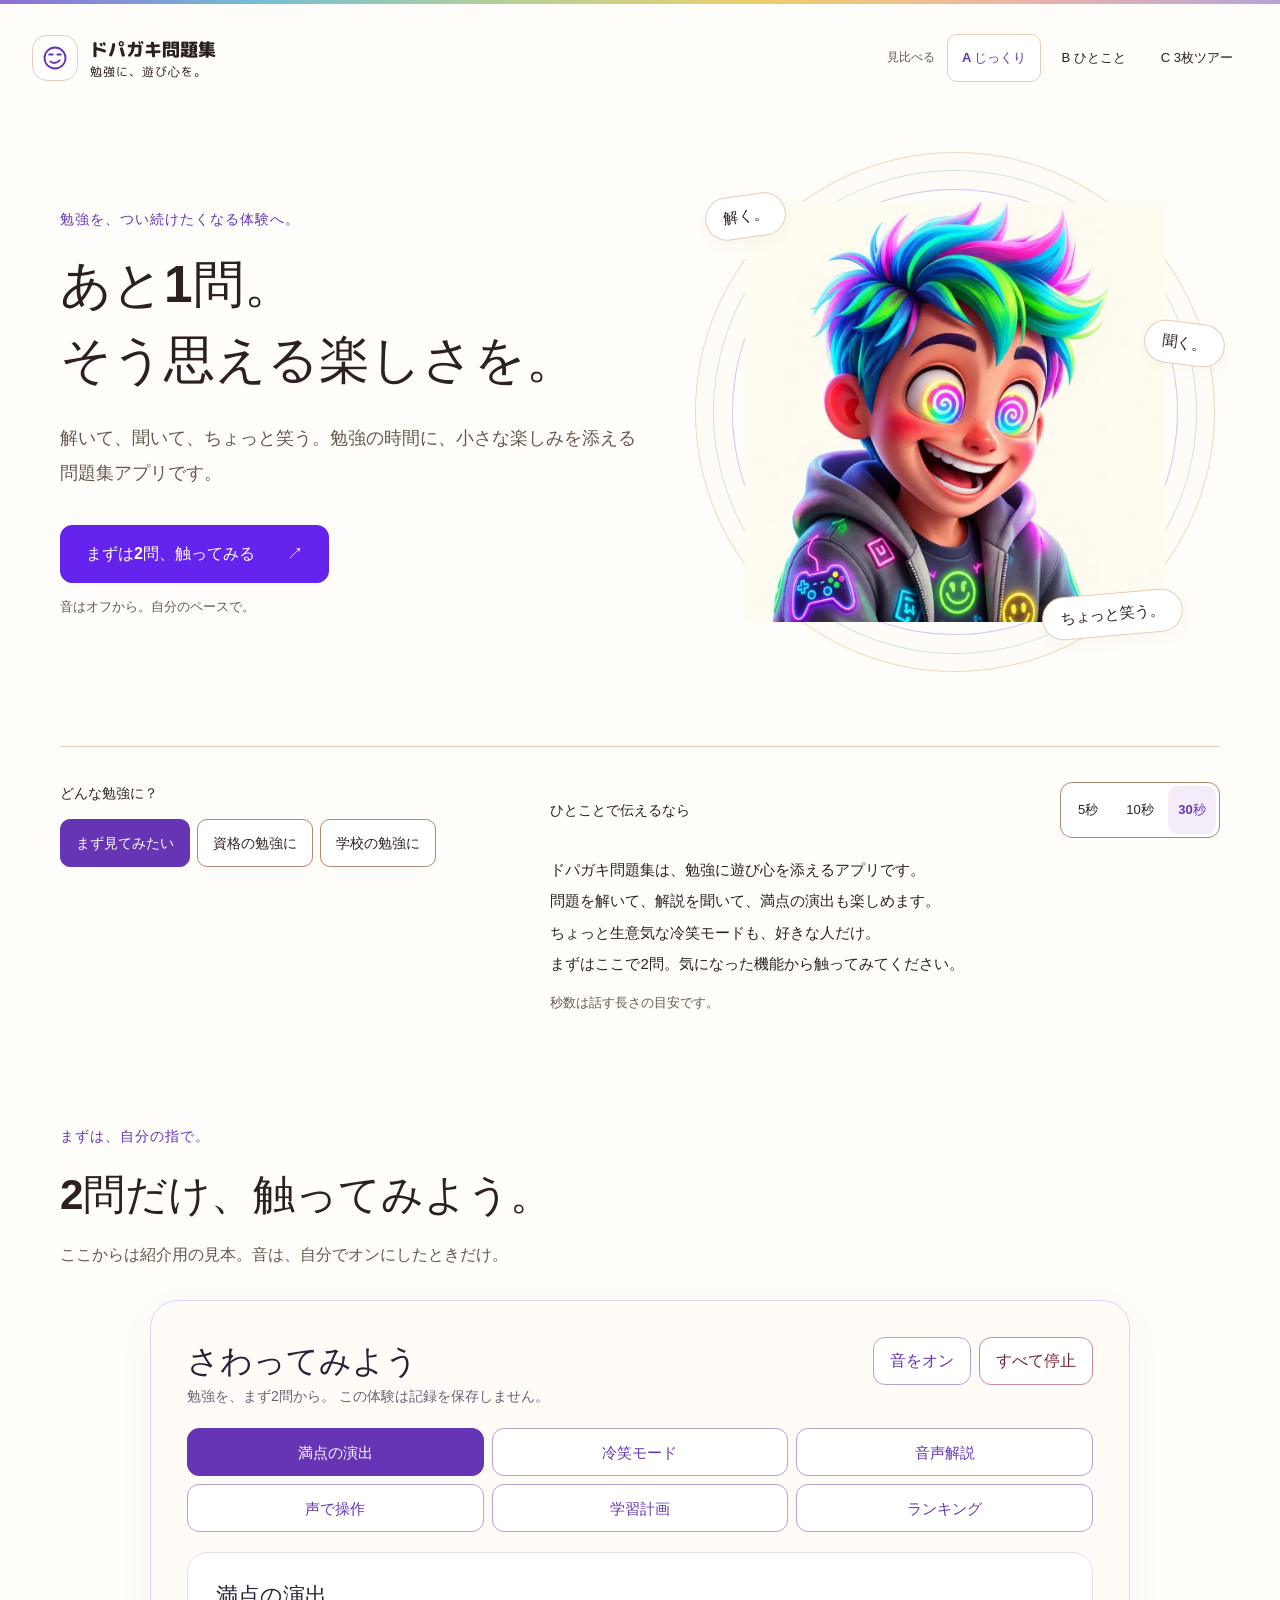
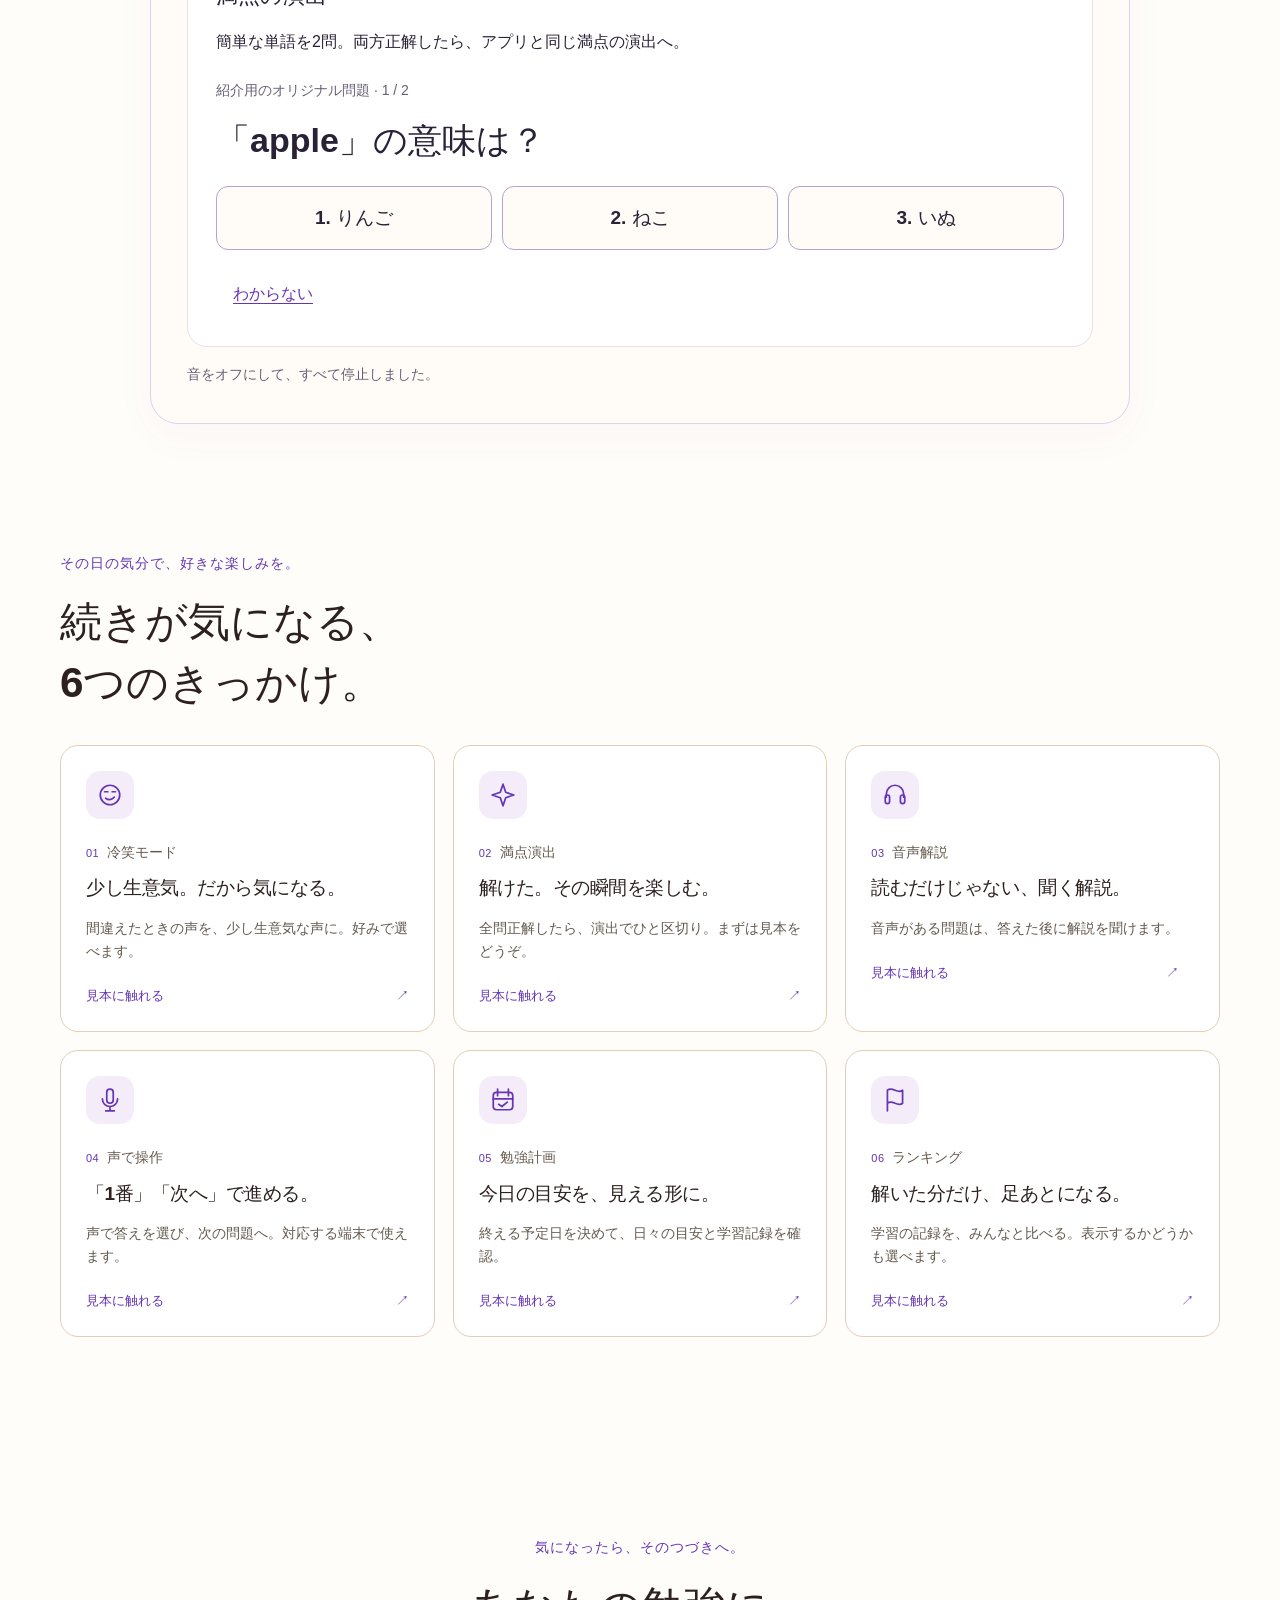
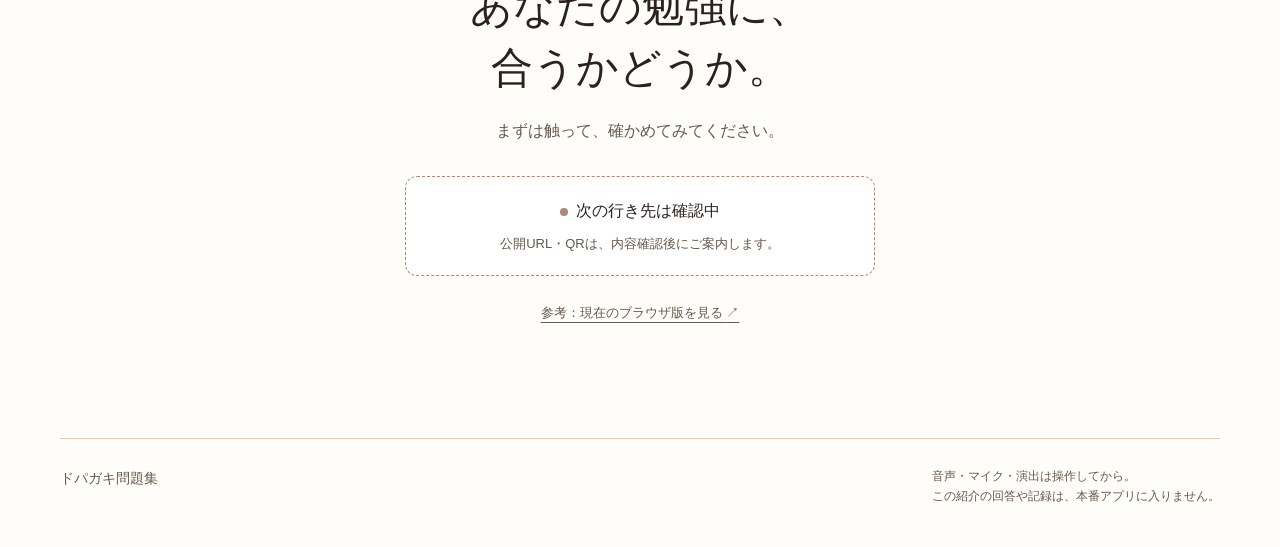
<file: index.html>
<!doctype html>
<html lang="ja" data-quiz-theme="paper">
<head>
  <meta charset="utf-8">
  <meta name="viewport" content="width=device-width,initial-scale=1">
  <meta name="color-scheme" content="light">
  <meta name="robots" content="noindex,nofollow">
  <meta name="description" content="勉強に、ちょっと遊び心を。ドパガキ問題集の紹介と、2問・6つの機能の操作見本。">
  <title>ドパガキ問題集｜A｜じっくり見る</title>
  <link rel="stylesheet" href="runtime/quiz.css">
  <link rel="stylesheet" href="runtime/theme-dpg.css">
  <link rel="stylesheet" href="src/ui.css">
  <link rel="stylesheet" href="src/demo.css">
</head>
<body data-variant="a">
  <div id="page"></div>
  <noscript><main style="padding:24px"><h1>ドパガキ問題集</h1><p>この紹介の切り替えと体験にはJavaScriptを使います。ブラウザの設定を確認して、再読み込みしてください。</p><p><a href="https://dopagakiquiz.com/">参考：現在のブラウザ版</a></p></main></noscript>
  <script src="runtime/bootstrap.js"></script>
  <script src="runtime/sample.js"></script>
  <script src="runtime/dom.js"></script>
  <script src="runtime/sfx/manifest.js"></script>
  <script src="runtime/fx/manifest.js"></script>
  <script src="runtime/sfx.js"></script>
  <script src="runtime/fanfare.js"></script>
  <script src="src/demo.js"></script>
  <script src="src/content.js"></script>
  <script src="src/ui.js"></script>
</body>
</html>
</file>
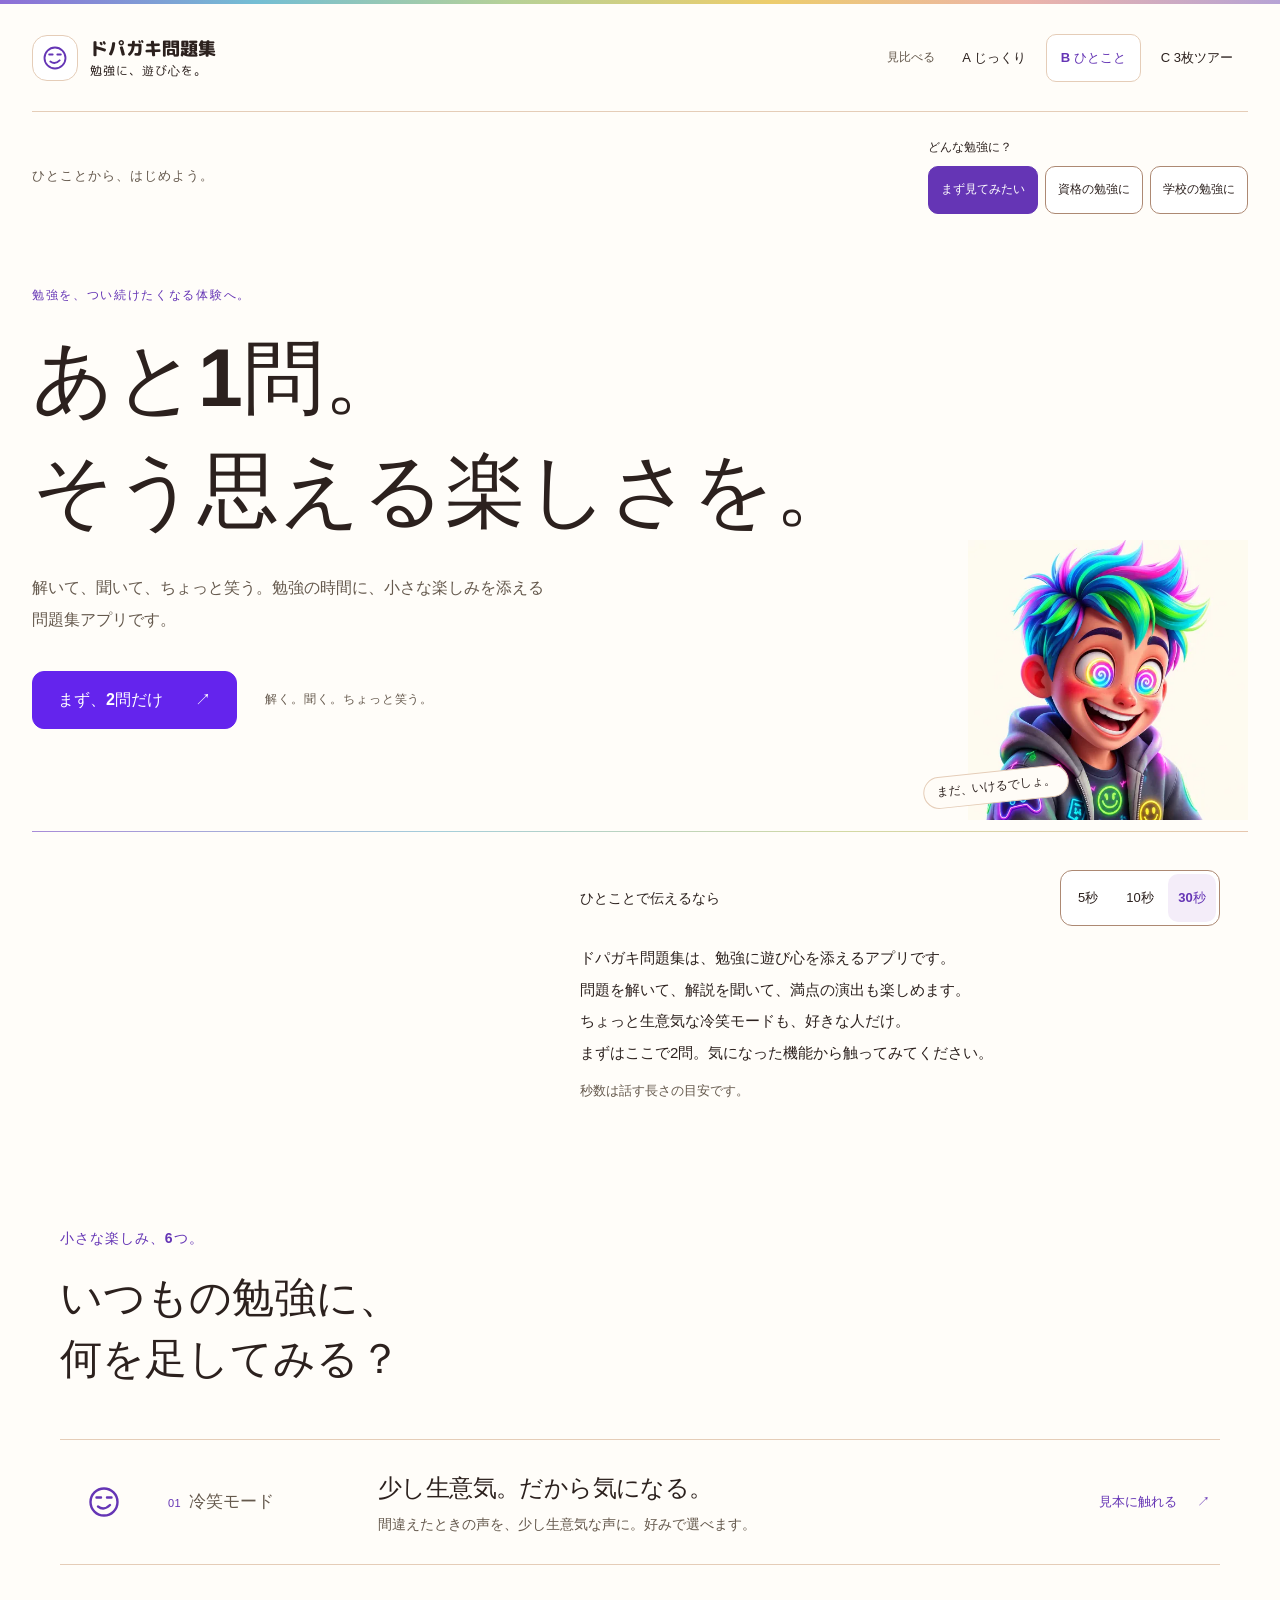
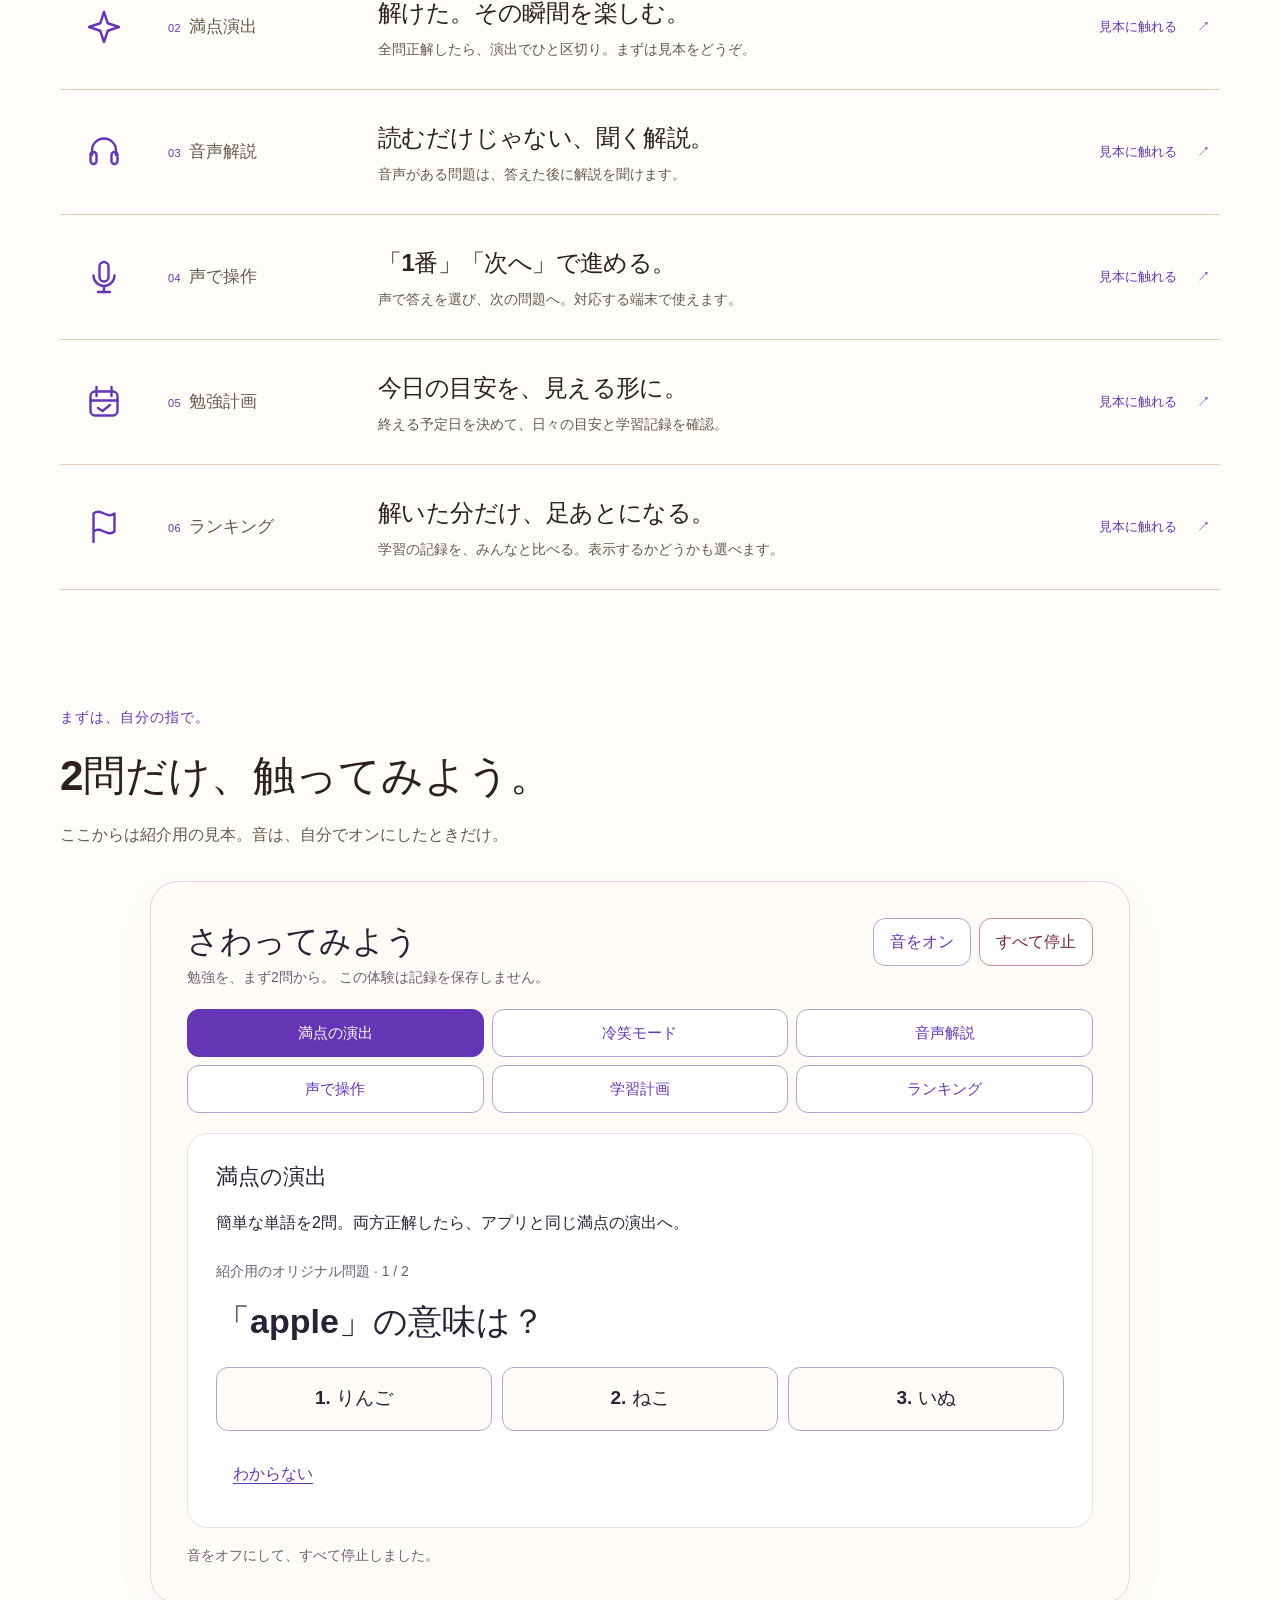
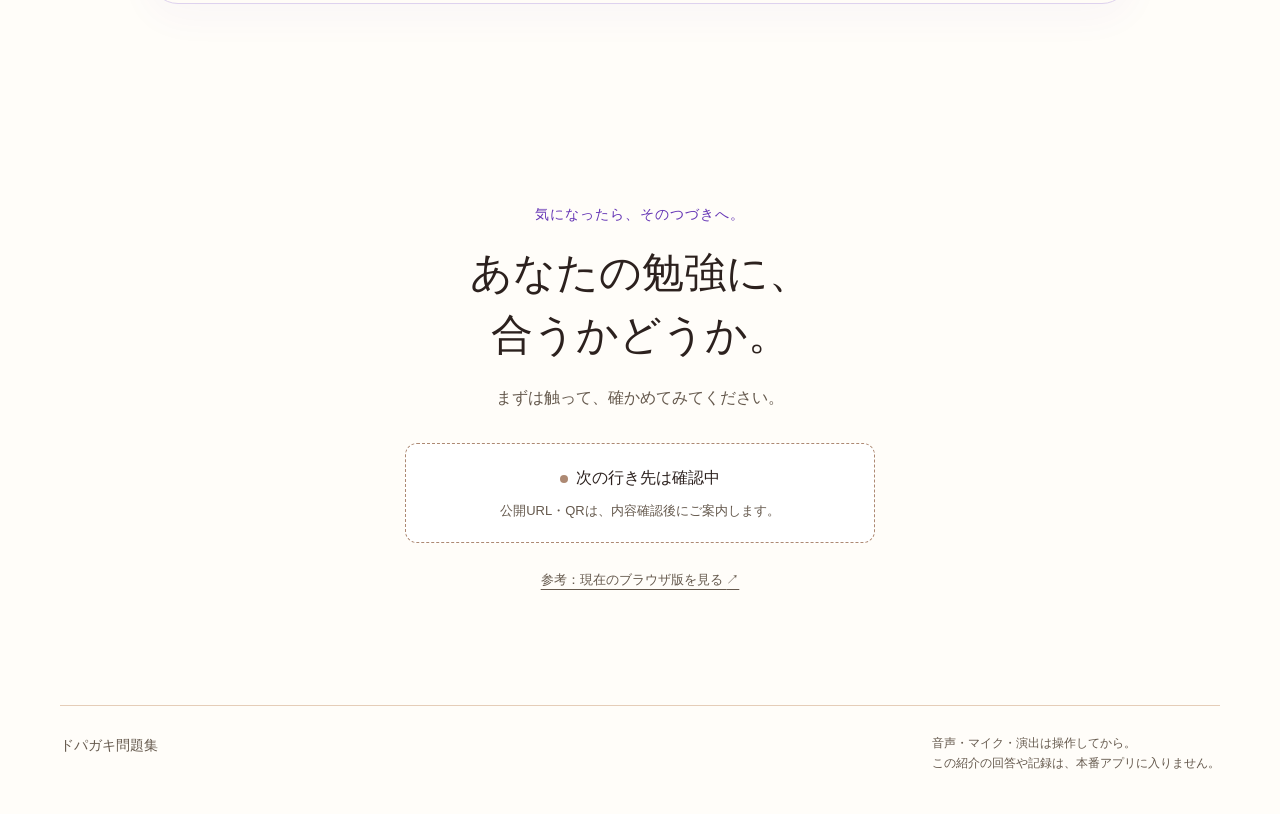
<file: stage.html>
<!doctype html>
<html lang="ja" data-quiz-theme="paper">
<head>
  <meta charset="utf-8">
  <meta name="viewport" content="width=device-width,initial-scale=1">
  <meta name="color-scheme" content="light">
  <meta name="robots" content="noindex,nofollow">
  <meta name="description" content="勉強に、ちょっと遊び心を。ドパガキ問題集の紹介と、2問・6つの機能の操作見本。">
  <title>ドパガキ問題集｜B｜ひとことで伝える</title>
  <link rel="stylesheet" href="runtime/quiz.css">
  <link rel="stylesheet" href="runtime/theme-dpg.css">
  <link rel="stylesheet" href="src/ui.css">
  <link rel="stylesheet" href="src/demo.css">
</head>
<body data-variant="b">
  <div id="page"></div>
  <noscript><main style="padding:24px"><h1>ドパガキ問題集</h1><p>この紹介の切り替えと体験にはJavaScriptを使います。ブラウザの設定を確認して、再読み込みしてください。</p><p><a href="https://dopagakiquiz.com/">参考：現在のブラウザ版</a></p></main></noscript>
  <script src="runtime/bootstrap.js"></script>
  <script src="runtime/sample.js"></script>
  <script src="runtime/dom.js"></script>
  <script src="runtime/sfx/manifest.js"></script>
  <script src="runtime/fx/manifest.js"></script>
  <script src="runtime/sfx.js"></script>
  <script src="runtime/fanfare.js"></script>
  <script src="src/demo.js"></script>
  <script src="src/content.js"></script>
  <script src="src/ui.js"></script>
</body>
</html>
</file>
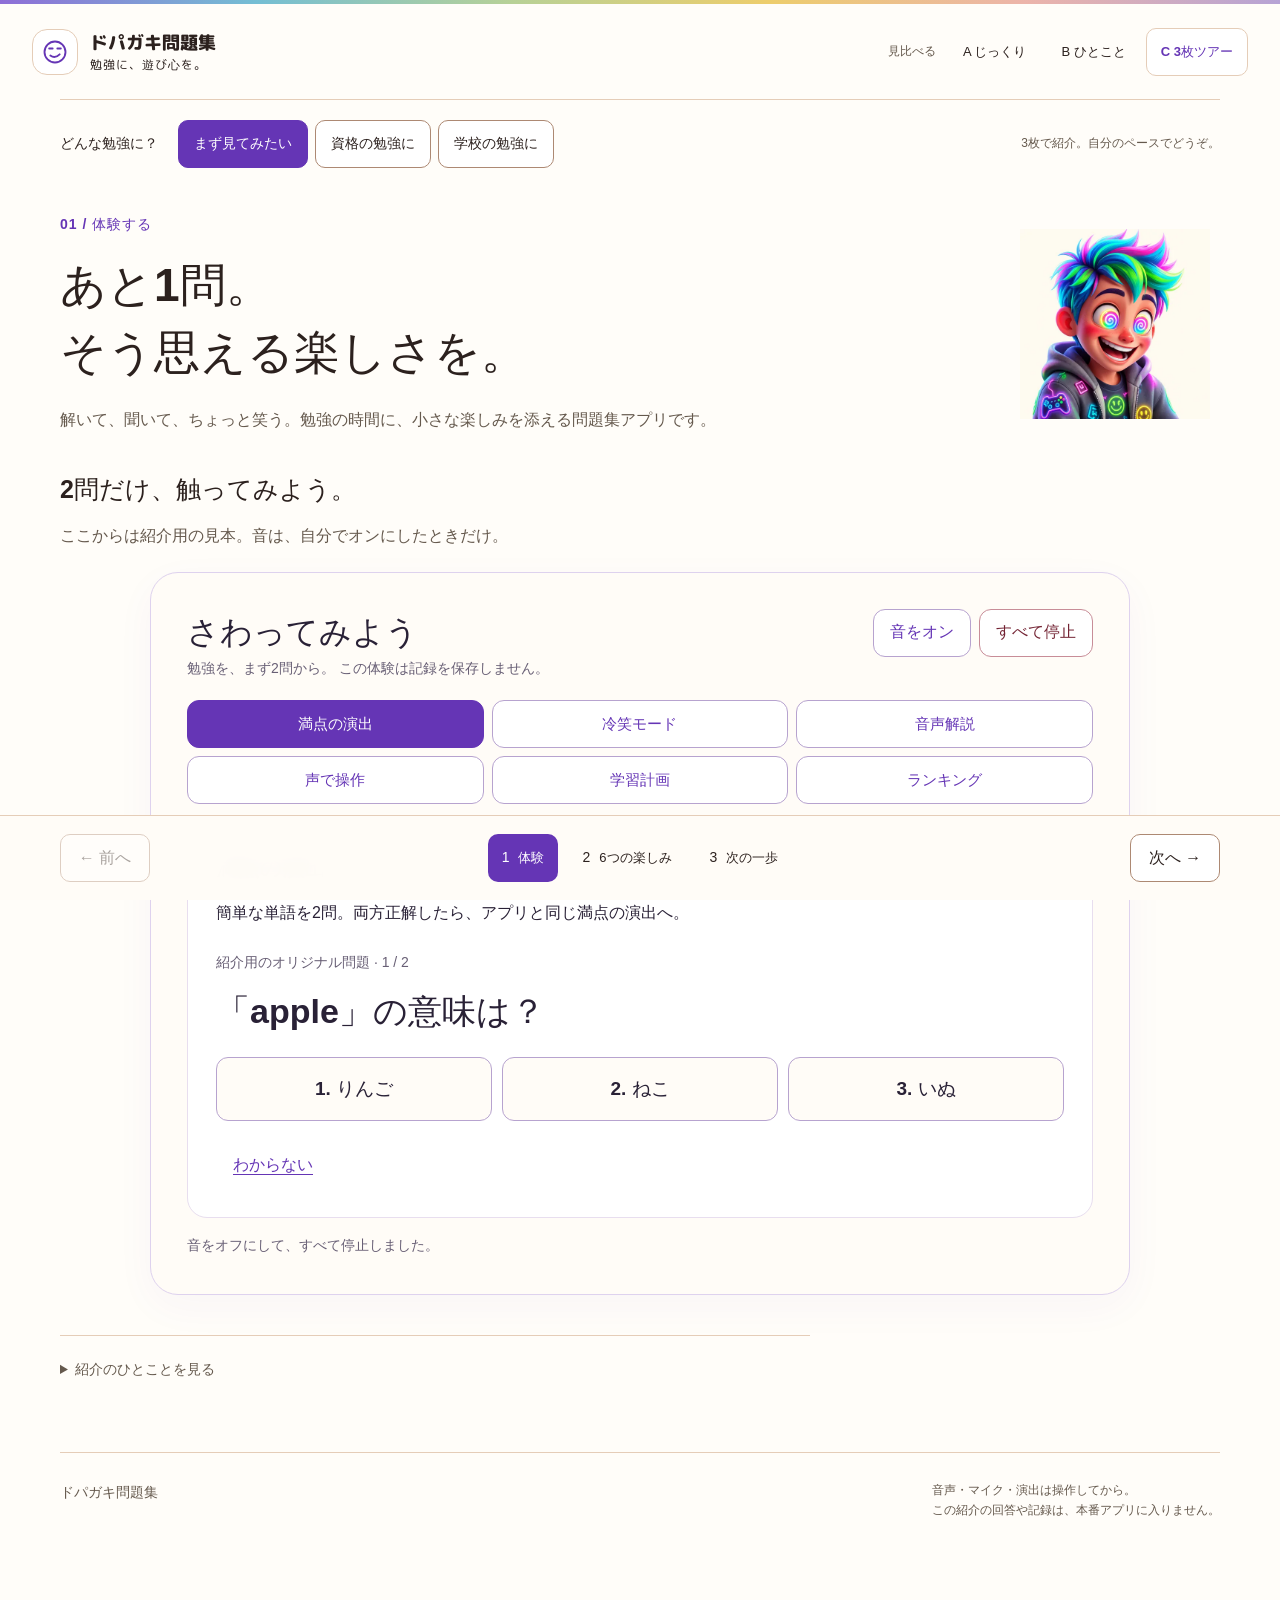
<file: tour.html>
<!doctype html>
<html lang="ja" data-quiz-theme="paper">
<head>
  <meta charset="utf-8">
  <meta name="viewport" content="width=device-width,initial-scale=1">
  <meta name="color-scheme" content="light">
  <meta name="robots" content="noindex,nofollow">
  <meta name="description" content="勉強に、ちょっと遊び心を。ドパガキ問題集の紹介と、2問・6つの機能の操作見本。">
  <title>ドパガキ問題集｜C｜3枚で体験する</title>
  <link rel="stylesheet" href="runtime/quiz.css">
  <link rel="stylesheet" href="runtime/theme-dpg.css">
  <link rel="stylesheet" href="src/ui.css">
  <link rel="stylesheet" href="src/demo.css">
</head>
<body data-variant="c">
  <div id="page"></div>
  <noscript><main style="padding:24px"><h1>ドパガキ問題集</h1><p>この紹介の切り替えと体験にはJavaScriptを使います。ブラウザの設定を確認して、再読み込みしてください。</p><p><a href="https://dopagakiquiz.com/">参考：現在のブラウザ版</a></p></main></noscript>
  <script src="runtime/bootstrap.js"></script>
  <script src="runtime/sample.js"></script>
  <script src="runtime/dom.js"></script>
  <script src="runtime/sfx/manifest.js"></script>
  <script src="runtime/fx/manifest.js"></script>
  <script src="runtime/sfx.js"></script>
  <script src="runtime/fanfare.js"></script>
  <script src="src/demo.js"></script>
  <script src="src/content.js"></script>
  <script src="src/ui.js"></script>
</body>
</html>
</file>
<file: runtime/quiz.css>
/* ===========================================================================
   問題集 — assets/quiz.css
   DESIGN.md のトークン・タイポ・スペーシング・角丸・モーション規約を複製して使う。
   ルート(../)の assets/styles.css は import しない（file:// でも独立して動くように）。
   =========================================================================== */

:root {
  color-scheme: light dark;
  --bg: #F5F5F7;
  --surface: #FFFFFF;
  --surface-2: #F4F4F7;
  --text: #1D1D1F;
  --text-2: #6E6E73;
  --text-3: #A1A1A6;
  --separator: rgba(0, 0, 0, 0.08);
  --accent: #0071E3;
  --accent-soft: rgba(0, 113, 227, 0.12);
  --success: #34C759;
  --success-soft: rgba(52, 199, 89, 0.16);
  --warn: #FF9F0A;
  --danger: #FF3B30;
  --danger-soft: rgba(255, 59, 48, 0.14);
  --ring-track: rgba(0, 0, 0, 0.06);
  --shadow-card: 0 1px 2px rgba(0, 0, 0, .04), 0 10px 30px rgba(0, 0, 0, .06);

  --font: -apple-system, BlinkMacSystemFont, "Segoe UI", Roboto,
    "Hiragino Sans", "Noto Sans JP", sans-serif;

  --ease-out: cubic-bezier(.22, .61, .36, 1);
  --ease-spring: cubic-bezier(.34, 1.56, .64, 1);
  --dur-fast: 180ms;
  --dur: 280ms;
  --dur-slow: 460ms;

  --r-sm: 10px;
  --r-md: 14px;
  --r-lg: 20px;
  --r-pill: 999px;

  --pad-page: 16px;
  --maxw: 680px;
}

@media (prefers-color-scheme: dark) {
  :root {
    --bg: #000000;
    --surface: #1C1C1E;
    --surface-2: #2C2C2E;
    --text: #F5F5F7;
    --text-2: #AEAEB2;
    --text-3: #6E6E73;
    --separator: rgba(255, 255, 255, 0.10);
    --accent: #0A84FF;
    --accent-soft: rgba(10, 132, 255, 0.18);
    --success: #30D158;
    --success-soft: rgba(48, 209, 88, 0.22);
    --warn: #FFD60A;
    --danger: #FF453A;
    --danger-soft: rgba(255, 69, 58, 0.22);
    --ring-track: rgba(255, 255, 255, 0.12);
    --shadow-card: none;
  }
}

/* --- reset ------------------------------------------------------------------ */
* {
  box-sizing: border-box;
  margin: 0;
  padding: 0;
}

html {
  -webkit-text-size-adjust: 100%;
}

/* 16px を下げないこと。iPhone の Safari は 16px 未満の入力欄にフォーカスすると
   ページを自動で拡大し、そのまま戻らない。入力欄は font: inherit で
   ここから受け取っているので、この1か所が全部の入力欄の下限になる。 */
body {
  font-family: var(--font);
  font-size: 16px;
  line-height: 1.5;
  color: var(--text);
  background: var(--bg);
  -webkit-font-smoothing: antialiased;
  text-rendering: optimizeLegibility;
  padding:
    env(safe-area-inset-top) env(safe-area-inset-right)
    env(safe-area-inset-bottom) env(safe-area-inset-left);
}

button {
  font: inherit;
  color: inherit;
  background: none;
  border: none;
  cursor: pointer;
}

.num {
  font-variant-numeric: tabular-nums;
  font-feature-settings: "tnum";
}

.visually-hidden {
  position: absolute;
  width: 1px;
  height: 1px;
  padding: 0;
  margin: -1px;
  overflow: hidden;
  clip: rect(0, 0, 0, 0);
  white-space: nowrap;
  border: 0;
}

:focus-visible {
  outline: 2px solid var(--accent);
  outline-offset: 2px;
  border-radius: 6px;
}

/* --- layout ------------------------------------------------------------------ */
.qz-app {
  max-width: var(--maxw);
  margin: 0 auto;
  padding: 8px var(--pad-page) 48px;
}

@media (min-width: 480px) {
  .qz-app {
    --pad-page: 20px;
  }
}

.qz-page {
  display: flex;
  flex-direction: column;
  gap: 14px;
}

/* --- card --------------------------------------------------------------------- */
.qz-card {
  background: var(--surface);
  border-radius: var(--r-lg);
  box-shadow: var(--shadow-card);
  padding: 20px;
}

@media (prefers-color-scheme: dark) {
  .qz-card {
    border: 1px solid var(--separator);
  }
}

/* --- header (home) ------------------------------------------------------------ */
.qz-header {
  padding: 16px 4px 8px;
}

/* ダッシュボードへの戻り。既存の .qz-back（画面内の戻る）と同じ控えめさに揃える。 */
.qz-header__back {
  display: inline-block;
  margin-bottom: 6px;
  font-size: 13px;
  color: var(--text-2);
  text-decoration: none;
  transition: color var(--dur-fast) var(--ease-out);
}

.qz-header__back:hover {
  color: var(--accent);
}

.qz-header__title {
  font-size: 22px;
  font-weight: 700;
  letter-spacing: -0.01em;
}

.qz-header__caption {
  margin-top: 2px;
  font-size: 13px;
  color: var(--text-2);
}

/* --- home tabs / rounds ------------------------------------------------------- */
/* タブはヘッダ直下の2択だけに留める。カードを増やさず、現在地は塗りつぶしと
   aria-selected の両方で分かるようにする。 */
.qz-home-tabs {
  display: grid;
  grid-template-columns: repeat(auto-fit, minmax(125px, 1fr));
  gap: 4px;
  margin-top: 14px;
  padding: 4px;
  border-radius: var(--r-md);
  background: var(--surface-2);
}

.qz-prompt-settings { padding: 20px; overflow-wrap: anywhere; }
.qz-prompt-settings label { display: grid; gap: 8px; margin: 18px 0; }
.qz-prompt-settings input, .qz-prompt-settings textarea, .qz-prompt-settings select {
  width: 100%; min-width: 0; box-sizing: border-box; padding: 12px;
  color: var(--text); background: var(--surface); border: 1px solid var(--text-2);
  border-radius: 6px; font: inherit; line-height: 1.6;
}
.qz-prompt-settings textarea { resize: vertical; }
.qz-prompt-settings p { line-height: 1.8; }
.qz-prompt-settings .qz-editor__actions { display: flex; flex-wrap: wrap; gap: 8px; }

.qz-home-tab {
  min-height: 44px;
  padding: 8px 12px;
  border-radius: var(--r-sm);
  color: var(--text-2);
  font-size: 14px;
  font-weight: 600;
  /* 2行に折れるとき、「覚／える」のように最後の行に2文字だけ残さず、行の長さをそろえる（2026-10-02）。 */
  text-wrap: balance;
  transition: background var(--dur-fast) var(--ease-out),
    color var(--dur-fast) var(--ease-out),
    box-shadow var(--dur-fast) var(--ease-out);
}

.qz-home-tab[aria-selected="true"] {
  background: var(--surface);
  color: var(--text);
  box-shadow: 0 1px 2px rgba(0, 0, 0, .08);
}

@media (prefers-color-scheme: dark) {
  .qz-home-tab[aria-selected="true"] {
    background: var(--surface-2);
    box-shadow: none;
  }
}

.qz-home-panel,
.qz-solve-home {
  display: flex;
  flex-direction: column;
  gap: 14px;
}

.qz-round-selector {
  display: flex;
  align-items: center;
  gap: 10px;
  padding: 0 4px;
}

.qz-round-selector__label {
  flex: 0 0 auto;
  font-size: 13px;
  font-weight: 600;
  color: var(--text-2);
}

.qz-round-selector__options {
  display: flex;
  flex: 1 1 auto;
  gap: 6px;
}

.qz-round-selector__option {
  flex: 1 1 0;
  min-width: 0;
  min-height: 44px;
  padding: 8px;
  border-radius: var(--r-pill);
  background: var(--surface-2);
  color: var(--text-2);
  font-size: 13px;
  font-weight: 600;
  transition: background var(--dur-fast) var(--ease-out),
    color var(--dur-fast) var(--ease-out);
}

.qz-round-selector__option[aria-pressed="true"] {
  background: var(--accent-soft);
  color: var(--accent);
}

.qz-round-selector__option:disabled {
  opacity: .45;
  cursor: default;
}

/* 「全ての復習」タブ。周回セレクタと同じ系統で、直下に並んだときに
   ひと続きの選択肢に見えるようにする（変数経由なのでテーマは theme-dpg.css が正）。 */
.qz-all-review {
  display: flex;
  align-items: center;
  gap: 10px;
  padding: 0 4px;
}

.qz-all-review__label {
  flex: 0 0 auto;
  font-size: 13px;
  font-weight: 600;
  color: var(--text-2);
}

.qz-all-review__options {
  display: flex;
  flex: 1 1 auto;
  gap: 6px;
}

.qz-all-review__option {
  flex: 1 1 0;
  min-width: 0;
  min-height: 44px;
  padding: 8px;
  border-radius: var(--r-pill);
  background: var(--surface-2);
  color: var(--text-2);
  font-size: 13px;
  font-weight: 600;
  transition: background var(--dur-fast) var(--ease-out),
    color var(--dur-fast) var(--ease-out);
}

.qz-all-review__option[aria-pressed="true"] {
  background: var(--accent-soft);
  color: var(--accent);
}

.qz-empty {
  text-align: center;
  color: var(--text-3);
  font-size: 14px;
  padding: 40px 20px;
}

/* --- buttons -------------------------------------------------------------------- */
.qz-btn {
  display: inline-flex;
  align-items: center;
  justify-content: center;
  min-height: 44px;
  padding: 10px 20px;
  border-radius: var(--r-md);
  font-size: 15px;
  font-weight: 600;
  /* 2行に折れるとき最後の行に「）」だけ残さず、行の長さをそろえる（2026-10-02。「AIに解説を頼む（…コピー）」で起きた）。 */
  text-wrap: balance;
  transition: transform var(--dur-fast) var(--ease-out),
    opacity var(--dur-fast) var(--ease-out);
}

.qz-btn:active {
  transform: scale(.97);
}

.qz-btn:disabled {
  opacity: .4;
  cursor: default;
}

.qz-btn--block {
  width: 100%;
}

.qz-btn--primary {
  background: var(--accent);
  color: #fff;
}

.qz-btn--outline {
  background: var(--surface-2);
  color: var(--text);
}

.qz-btn--ghost {
  background: none;
  color: var(--text-2);
}

/* 元に戻せない操作だけに使う。塗りは薄い赤、文字だけを --danger にする。
   --danger をそのまま塗りにすると、白抜き文字が primary（青の塗り）と同じ
   重さになり、カードの中で一番強いボタンが「消す」になってしまう。 */
.qz-btn--danger {
  background: var(--danger-soft);
  color: var(--danger);
}

/* 同じ重みのボタンを横2連にする。全部を縦に積むと結果画面が7段になり、
   スクロールしないと「トップへ」に届かなくなる。
   gap も高さも .qz-btn の 44px 最小タップ領域は崩さない。 */
.qz-btn-row {
  display: flex;
  gap: 8px;
}

.qz-btn-row .qz-btn {
  flex: 1 1 0;
  min-width: 0;
}

/* 副になる側だけ幅を詰めて主/副の関係を見た目に出す。
   flex-basis ではなく flex-grow を落とすのは、ラベルが「絞る」の2文字でも
   タップ領域が細くなりすぎないようにするため。 */
.qz-btn-row .qz-btn--narrow {
  flex: 0 1 auto;
  min-width: 88px;
  padding-left: 16px;
  padding-right: 16px;
}

.qz-back {
  align-self: flex-start;
  font-size: 14px;
  color: var(--text-2);
  padding: 8px 4px;
  /* ★ 押せる所は 44px（2026-10-02 スマホ総点検。39px だった）。文字の見た目と左端は変えない。 */
  display: inline-flex;
  align-items: center;
  min-height: 44px;
}

/* --- set list (home) ------------------------------------------------------------ */
.qz-set-list {
  display: flex;
  flex-direction: column;
  gap: 12px;
}

.qz-set-card {
  display: flex;
  flex-direction: column;
  gap: 10px;
}

.qz-set-card__title {
  font-size: 17px;
  font-weight: 700;
  letter-spacing: -0.01em;
}

.qz-set-card__meta {
  font-size: 13px;
  color: var(--text-2);
}

/* progressLabel に周回名が入らない vm 用の小さな補助ラベル。本文より先に
   「今どの周か」を読むためのもので、単独カードを増やさない。 */
.qz-set-card__round {
  align-self: flex-start;
  margin-top: -2px;
  padding: 2px 8px;
  border-radius: var(--r-pill);
  background: var(--accent-soft);
  color: var(--accent);
  font-size: 13px;
  font-weight: 700;
  letter-spacing: .02em;
}

/* ロックは disabled の開始ボタンでは表さない。押せない操作子を残すより、
   理由を本文として出す方がスクリーンリーダー/タッチ双方で明快。 */
.qz-set-card--locked {
  box-shadow: none;
}

.qz-set-card__locked {
  padding-top: 2px;
  font-size: 13px;
  line-height: 1.5;
  color: var(--text-2);
}

.qz-set-card__locked::before {
  content: "ロック中：";
  color: var(--text-3);
}

/* 間違いの件数。上の挑戦済み行と1つの塊に見せる（間にボタンが挟まって
   離れていたことが、隣に出ていた復習の進捗「0/4」を件数と読ませた原因）。 */
.qz-set-card__wrong {
  margin-top: -6px;
  font-size: 13px;
  color: var(--text-2);
}

/* 間違いの内訳。直下の「間違いN問を復習」ボタンの説明文なので、
   ボタンとの隙間を詰めて視覚的に1つの塊にする。 */
.qz-set-card__breakdown {
  margin-top: 2px;
  margin-bottom: -4px;
  font-size: 12px;
  color: var(--text-3);
}

/* 記録のリセット。1段目は目立たせない（探して初めて見つかるくらいでよい）。
   セパレータで上のボタン群と切るのは、押し間違いを距離ではなく境界で防ぐため。 */
.qz-set-card__reset {
  margin-top: 2px;
  padding-top: 12px;
  border-top: 1px solid var(--separator);
  font-size: 13px;
  color: var(--text-3);
}

/* 2段階目。qz-set-card 自体が gap:10px の縦 flex なので、ここも同じ骨格で並べる。 */
.qz-set-card__reset-armed {
  display: flex;
  flex-direction: column;
  gap: 8px;
  margin-top: 2px;
  padding-top: 12px;
  border-top: 1px solid var(--separator);
}

.qz-set-card__reset-note {
  font-size: 12px;
  line-height: 1.45;
  color: var(--text-2);
}

/* 練習の「理解した記録をリセット」。年に数回の操作なので、画面のいちばん下に
   小さく置く。2段階目の骨格はセットカードの記録リセットと同じ。 */
.qz-practice-home__reset {
  margin-top: 4px;
  font-size: 12px;
  color: var(--text-3);
}

.qz-practice-home__reset-armed {
  display: flex;
  flex-direction: column;
  gap: 8px;
  margin-top: 4px;
  padding-top: 12px;
  border-top: 1px solid var(--separator);
}

/* 問題未登録のセット。押せる要素が無いことを彩度で伝える（枠だけ残す）。 */
.qz-set-card--empty {
  gap: 6px;
  box-shadow: none;
  border: 1px dashed var(--separator);
  background: transparent;
}

.qz-set-card--empty .qz-set-card__title {
  color: var(--text-2);
}

.qz-set-card--empty .qz-set-card__meta {
  color: var(--text-3);
}

/* --- setup ------------------------------------------------------------------------ */
.qz-page__title {
  font-size: 22px;
  font-weight: 700;
  letter-spacing: -0.01em;
  padding: 0 4px;
  text-wrap: balance; /* 「Part1・オリジナル問題 — 練／習」のような取り残しを出さない（2026-10-02） */
}

.qz-setup {
  display: flex;
  flex-direction: column;
  gap: 20px;
}

.qz-setup__group {
  display: flex;
  flex-direction: column;
  gap: 8px;
}

.qz-setup__label {
  font-size: 13px;
  font-weight: 600;
  color: var(--text-2);
}

.qz-pills {
  display: flex;
  flex-wrap: wrap;
  gap: 8px;
}

.qz-pill {
  min-height: 44px;
  padding: 8px 16px;
  border-radius: var(--r-pill);
  background: var(--surface-2);
  color: var(--text-2);
  font-size: 14px;
  /* 「今日の復習（理解して1・3・7日）（0／問）」のように件数だけが次の行へ落ちるのを避ける（2026-10-02）。 */
  text-wrap: balance;
  transition: background var(--dur) var(--ease-out),
    color var(--dur) var(--ease-out);
}

.qz-pill[data-selected="true"] {
  background: var(--accent-soft);
  color: var(--accent);
  font-weight: 600;
}

/* 説明文。橙（--warn）から地の文の色へ落とす。説明も警告も同じ橙だと、
   色が「これは破壊的だ」という信号として機能しなくなる。 */
.qz-setup__note {
  font-size: 13px;
  color: var(--text-2);
}

/* 押すと何かが消えるときだけ出す行。橙はこちらが独占する。 */
.qz-setup__warn {
  font-size: 13px;
  color: var(--warn);
  font-weight: 600;
}

/* --- practice home ----------------------------------------------------------- */
.qz-practice-home {
  display: flex;
  flex-direction: column;
  gap: 20px;
}

.qz-practice-home__disabled {
  font-size: 13px;
  color: var(--warn);
}

.qz-practice-range__controls {
  display: grid;
  grid-template-columns: minmax(0, 1fr) auto minmax(0, 1fr);
  align-items: end;
  gap: 8px;
}

.qz-practice-range__controls--single {
  grid-template-columns: minmax(0, 1fr);
}

.qz-practice-range__field {
  display: flex;
  flex-direction: column;
  gap: 4px;
  min-width: 0;
}

.qz-practice-range__field-label,
.qz-practice-range__separator,
.qz-practice-range__summary {
  font-size: 12px;
  color: var(--text-3);
}

.qz-practice-range__separator {
  min-height: 44px;
  display: flex;
  align-items: center;
  padding-bottom: 1px;
}

.qz-practice-range__select {
  width: 100%;
  min-height: 44px;
  padding: 8px 10px;
  border: 1px solid var(--separator);
  border-radius: var(--r-sm);
  background: var(--surface-2);
  color: var(--text);
  font: inherit;
  font-size: 16px; /* iOS Safari のフォーカス時ズームを防ぐ */
}

.qz-practice-range__summary {
  margin-top: -2px;
}

/* --- quiz head / progress --------------------------------------------------------- */
.qz-quiz-head {
  display: flex;
  align-items: center;
  justify-content: space-between;
  padding: 4px 4px 0;
}

/* 見出しは h1（views.js）。UA 既定の margin と font-size が効くとヘッダーの高さも
   文字サイズも変わるので、どちらもここで明示する。 */
.qz-quiz-head__title {
  margin: 0;
  font-size: 15px;
  font-weight: 600;
  color: var(--text-2);
}

/* フォーカスは移すが、マウス操作のときまで枠を出さない（tabindex="-1" の受け皿）。 */
.qz-quiz-head__title:focus { outline: none; }
.qz-quiz-head__title:focus-visible { outline: 2px solid var(--accent); outline-offset: 2px; }

.qz-exit-btn {
  font-size: 13px;
  color: var(--text-2);
  padding: 8px 4px;
  /* ★ 押せる所は 44px（2026-10-02 スマホ総点検。37px だった）。 */
  display: inline-flex;
  align-items: center;
  min-height: 44px;
}

/* 見出しを伸ばして、🔊 と「トップへ」を右端へ寄せる。
   3つを space-between のままにすると 🔊 が中央に浮いて、押す対象に見えない。 */
.qz-quiz-head__title {
  flex: 1;
  min-width: 0;
  overflow: hidden;
  /* 2行まで折り返して、それ以上だけ … で切る（2026-10-04 本人OK）。
     スピーカーと⚙が並んでから、390px では1行だと「Part1・令和8…」まで削れていた。 */
  display: -webkit-box;
  -webkit-box-orient: vertical;
  -webkit-line-clamp: 2;
  line-clamp: 2;
  overflow-wrap: anywhere;
}

/* 出題中のヘッダの4つのボタン（🔊 ✏️ 🗣️ ⚙。.qz-sound-btn）。押せることは分かるが、選択肢より目立ってはいけない。
   2026-10-14 本人承認: 絵（.qz-sound-btn__icon）の下に小さな灰色の名前（.qz-sound-btn__name。音・計算・独り言・設定）を付けて縦に積む。
   ★ 当たり判定は 44px・高さも 44px のまま ★ 絵 20px＋名前 12px＋隙間でも 44px に収まるので、ヘッダの高さは変わらない。
   地は透明で、押している間（✏️ の開いている間）と hover だけ色を敷く。 */
.qz-sound-btn {
  flex: 0 0 auto;
  display: inline-flex;
  flex-direction: column;
  align-items: center;
  justify-content: center;
  gap: 1px;
  min-width: 44px;
  min-height: 44px;
  padding: 0 3px;
  margin-right: 2px;
  border: none;
  border-radius: var(--r-sm, 12px);
  background: transparent;
  font-size: 15px;
  line-height: 1;
  cursor: pointer;
  transition: background var(--dur-fast) var(--ease-out),
    opacity var(--dur-fast) var(--ease-out);
}

@media (hover: hover) { .qz-sound-btn:hover { background: var(--surface-2); } } /* タッチで押した後に地が残らないよう、マウスの端末だけ（2026-10-14） */

.qz-sound-btn__icon { position: relative; display: block; height: 20px; line-height: 20px; }
/* 2026-10-16 区間6（関所F Q4 f）: 絵は絵文字をやめ、線の絵（views.js の lineIcon）にした。20px・線の色は紫（押せる物の色）。
   下のタブ・横のメニューと同じ作りにそろえて色の点を散らさない。赤い斜線（下の ::after）と赤い「オフ」は前のまま（本人の決定）。 */
.qz-sound-btn__icon { color: var(--accent); }
.qz-sound-btn__icon .dpg-ico { display: block; width: 20px; height: 20px; }
.qz-sound-btn__name {
  display: block;
  max-width: 100%;
  font-size: 11px;
  font-weight: 600;
  line-height: 12px;
  color: var(--text-2);
  white-space: nowrap;
}

/* オフの見せ方は「赤い斜線」にそろえる（独り言と音。2026-10-14 本人承認）。絵に赤い斜線を1本重ね、名前の代わりに赤い「オフ」を出す。
   薄くして沈める（opacity）のはやめた: 暗い画面だと 🔊 との差が見えず、消音中に音声解説や満点演出が出ないのを不具合と取り違えるため。
   斜線は絵（.qz-sound-btn__icon）の疑似要素。白い縁を付けて、絵の上でも赤が読める。 */
/* 2026-10-28 区間T4 直し係A（本人「オフの時はスラッシュで音と同じように今オフなんだなってわかるようにするといいかもね」）:
   ［声］も、声で聞いていない間（一時停止中・オフ・マイクが許可されていない・この端末では使えない）は、この同じ赤い斜線をマイクの絵に重ねる。
   状態は voice-chat-control.js（と声がオフの間の［声］views.js の buildVoiceEntry）が data-voice に置く。聞いている間（listening・ptt-listening）と
   押してから話す形の待ち（ptt）は線なし（聞いている間は今までどおり薄紫の地と緑の点＝voice-chat.css）。全員・どの画面（出題・読んで覚える・PC）も同じ。
   ［⋯ほか］のシートの行（本人だけに見える 't-toolbar'。dpg-t-toolbar.js が切れている行に data-off を置く）も、帯と同じ線にする。 */
.qz-sound-btn[data-off="true"] .qz-sound-btn__icon::after,
.qz-voice-btn:is([data-voice="paused"], [data-voice="off"], [data-voice="denied"], [data-voice="unsupported"]) .qz-sound-btn__icon::after,
.dpg-tb-row[data-off="true"] .dpg-tb-row__ico::after {
  content: "";
  position: absolute;
  left: -3px;
  right: -3px;
  top: 50%;
  height: 2px;
  margin-top: -1px;
  border-radius: 1px;
  background: var(--danger);
  box-shadow: 0 0 0 1px rgba(255, 255, 255, .85);
  transform: rotate(45deg);
  pointer-events: none;
}
.qz-sound-btn__name--off { font-weight: 800; color: var(--danger); }

.qz-sound-btn:disabled {
  opacity: .25;
  cursor: default;
}

.qz-progress-row {
  display: flex;
  flex-direction: column;
  gap: 6px;
  padding: 0 4px;
}

.qz-progress-label {
  font-size: 13px;
  color: var(--text-2);
}

.qz-progress-bar {
  height: 6px;
  border-radius: var(--r-pill);
  background: var(--surface-2);
  overflow: hidden;
}

.qz-progress-bar__fill {
  height: 100%;
  border-radius: var(--r-pill);
  background: var(--accent-soft);
  transition: width var(--dur-slow) var(--ease-out);
}

@media (prefers-color-scheme: dark) {
  .qz-progress-bar__fill {
    background: var(--accent);
    opacity: .5;
  }
}

/* 進捗の文言・コンボ・リーチを1行に並べる。.qz-progress-row 自体は縦積みなので、
   ここで横並びの箱を1枚挟む（挟まないとバッジが行ごとに落ちて縦に伸びる）。 */
.qz-progress-row__head {
  display: flex;
  align-items: center;
  flex-wrap: wrap;
  gap: 8px;
}

/* コンボ。数字が主役なので、地は薄く・文字は主色のままにする。 */
.qz-combo {
  padding: 2px 10px;
  border-radius: var(--r-pill);
  background: var(--accent-soft);
  color: var(--accent);
  font-size: 12px;
  font-weight: 800;
  letter-spacing: .06em;
}

/* リーチ。ゆっくり脈打たせる（0.8Hz ＝ 3Hz 規制の1/3以下）。
   明暗の反転ではなく不透明度と拡大だけで、光過敏の閾値に近づけない。 */
.qz-reach {
  padding: 2px 10px;
  border-radius: var(--r-pill);
  background: var(--danger-soft);
  color: var(--danger);
  font-size: 12px;
  font-weight: 800;
  letter-spacing: .12em;
  animation: qz-reach-pulse 1200ms var(--ease-out) infinite;
}

@keyframes qz-reach-pulse {
  0%, 100% { opacity: 1; transform: scale(1); }
  50% { opacity: .74; transform: scale(1.06); }
}

/* リーチ中は進捗バーも同じ色へ寄せる。バッジ1個だけだと、視線が問題文に
   ある間は最後まで気づかれない。 */
.qz-progress-row.is-reach .qz-progress-bar__fill {
  background: var(--danger-soft);
}

/* ★ 動きを止める設定では脈動そのものを消す ★ 全体の prefers-reduced-motion
   ルール（ファイル末尾）は「0.001ms で終了状態へ飛ばす」だけなので、
   infinite のアニメでは 0.001ms ごとに終端へ飛び続ける形が残りうる。
   ここで明示的に none にして、静止した状態を確定させる。 */
@media (prefers-reduced-motion: reduce) {
  .qz-reach {
    animation: none;
    opacity: 1;
    transform: none;
  }
}

/* --- question card ------------------------------------------------------------------ */
.qz-question {
  display: flex;
  flex-direction: column;
  gap: 14px;
}

.qz-question__meta {
  display: flex;
  align-items: center;
  flex-wrap: wrap;
  gap: 8px;
  font-size: 13px;
  color: var(--text-2);
}

.qz-question__no {
  color: var(--text-3);
}

.qz-type-badge {
  font-size: 13px;
  font-weight: 600;
  letter-spacing: 0.04em;
  color: var(--text-2);
  background: var(--surface-2);
  padding: 3px 9px;
  border-radius: var(--r-pill);
}

/* --- 単語の発音ボタン（英単語デッキのみ。押したときだけ speechSynthesis で読む） --- */
.qz-pronounce {
  font-size: 12px;
  font-weight: 600;
  color: var(--text-2);
  background: var(--surface-2);
  border: 0;
  padding: 3px 10px;
  border-radius: var(--r-pill);
  cursor: pointer;
  transition: background var(--dur-fast) var(--ease-out),
    color var(--dur-fast) var(--ease-out);
}

.qz-pronounce:hover {
  background: var(--accent-soft);
  color: var(--accent);
}

.qz-pronounce:active { transform: scale(.97); }

/* 図を挟むと本文が複数段落になる（実データは1問あたり最大4段落＋図8枚）。
   全部を 600 にすると太字の壁になって読み進められないので、地の文は 400 にする。
   設問そのもの（「〜はどれでしょうか。」）は必ず最後の段落に来るので、そこだけ
   600 に戻して視線の着地点を作る。段落が1つだけの従来形式の問題は、その1段落が
   :last-of-type にも該当するので今までどおり 600 のまま変わらない。
   figure の中の <p>（キャプション・404文言）は子孫であって兄弟ではないため、
   :last-of-type の数え上げには入らない。 */
.qz-question__stem {
  font-size: 17px;
  font-weight: 400;
  /* 1.6 → 1.75（本人指摘 2026-09-25：単一改行だけの輸入問題を1行ずつの段落に
     割ると行間の余白が読みやすさを支える比重が増えるため、解説（.qz-explain__body）
     と同じ行間にそろえる）。 */
  line-height: 1.75;
  white-space: pre-line;
}

.qz-question__stem:last-of-type {
  font-weight: 600;
}

/* 単一改行だけで区切られた列挙行（views.js の splitStemLines）。text-indent の
   ハンギングインデントで、折り返した2行目以降だけ「・」の右にそろえる
   （本人指摘 2026-09-25）。太字にはしない（buildBlocks/buildStemParagraphs が
   常に --plain も足すので、ここでは字下げだけを持つ）。 */
.qz-question__stem--bullet,
.qz-explain__body--bullet,
.qz-case__text--bullet {
  padding-left: 1.3em;
  text-indent: -1.3em;
}

/* 列挙行が連続するときに包む器（views.js）。カード側の段落間 gap（qz-question は
   14px・qz-explain/qz-case は10px）を保ったまま、列挙どうしの行間だけ詰める。 */
.qz-stem-bullets {
  display: flex;
  flex-direction: column;
  gap: 0.2em;
}

/* --- choices -------------------------------------------------------------------------- */
.qz-choices {
  display: flex;
  flex-direction: column;
  gap: 10px;
}

.qz-choice {
  display: flex;
  flex-wrap: wrap;
  align-items: center;
  gap: 2px 10px;
  width: 100%;
  min-height: 48px;
  padding: 12px 16px;
  border-radius: var(--r-md);
  border: 1.5px solid var(--separator);
  background: var(--surface);
  text-align: left;
  font-size: 15px;
  transition: background var(--dur) var(--ease-out),
    border-color var(--dur) var(--ease-out),
    opacity var(--dur) var(--ease-out);
}

.qz-choice:disabled {
  cursor: default;
}

/* 本文は 8 文字分を下回らせない。足りないときは札（.qz-choice__status）が下の行へ回る（2026-10-15。tools/qa-choice-width.mjs） */
.qz-choice__text {
  flex: 1 1 8em;
  min-width: 0;
  line-height: 1.4;
  /* 選択肢に改行（\n）があれば改行して見せる（設定コマンドの組など。2026-10-09）。無ければ今までと同じ */
  white-space: pre-line;
}

.qz-choice__icon {
  flex: 0 0 auto;
  font-weight: 700;
  font-size: 16px;
}

.qz-choice__status {
  flex: 0 0 auto;
  margin-left: auto;
  font-size: 13px;
  font-weight: 600;
  color: var(--text);
}

.qz-choice--correct {
  background: var(--success-soft);
  border-color: var(--success);
}

.qz-choice--correct .qz-choice__icon {
  color: var(--success);
}

.qz-choice--wrong {
  background: var(--danger-soft);
  border-color: var(--danger);
}

.qz-choice--wrong .qz-choice__icon {
  color: var(--danger);
}

.qz-choice--dim {
  opacity: .5;
}

.qz-choice--selected {
  border-color: var(--accent);
  background: var(--accent-soft);
}

.qz-choice--selected .qz-choice__icon {
  color: var(--accent);
}

/* 選択肢の直下に出る判定行。時間切れ・わからないでは正解の肢が緑になるだけで
   赤が1つも出ないため、肢の色だけでは正解したようにしか見えない。
   ★ 色は必ず CSS 変数で書くこと ★ theme-dpg.css は変数を差し替えるだけなので、
   固定色を書くとテーマ切替とダークモードで浮く。 */
.qz-verdict {
  display: flex;
  align-items: center;
  gap: 8px;
  margin-top: 10px;
  padding: 9px 12px;
  border-radius: var(--r-md);
  font-size: 13px;
  font-weight: 700;
  line-height: 1.4;
  /* 文字は本文色。--danger を --danger-soft の上に直接置くとライトの両テーマで
     3.8〜4.2:1 しか出ず、13px の本文としては AA（4.5:1）に届かない
     （.qz-choice__status が本文色なのと同じ理由）。意味の色は縁とアイコンで出す。 */
  color: var(--text);
  border-left: 3px solid transparent;
}

.qz-verdict--correct {
  background: var(--success-soft);
  border-left-color: var(--success);
}

.qz-verdict--correct .qz-verdict__icon { color: var(--success); }

.qz-verdict--wrong,
.qz-verdict--dontknow,
.qz-verdict--timeout {
  background: var(--danger-soft);
  border-left-color: var(--danger);
}

.qz-verdict--wrong .qz-verdict__icon,
.qz-verdict--dontknow .qz-verdict__icon,
.qz-verdict--timeout .qz-verdict__icon { color: var(--danger); }

.qz-verdict__icon {
  flex: 0 0 auto;
  font-size: 15px;
}

/* --- explain / beginner cards ------------------------------------------------------------ */
.qz-explain,
.qz-beginner {
  display: flex;
  flex-direction: column;
  gap: 10px;
}

.qz-explain__head,
.qz-beginner__head {
  font-size: 15px;
  font-weight: 700;
}

/* 「解説」見出しと解答時間を1行に並べる。時間は右端の控えめなチップにする
   （左に置くと見出しより先に目に入り、解説を読む前に数字が気になる）。 */
.qz-explain__headrow {
  display: flex;
  align-items: baseline;
  justify-content: space-between;
  gap: 12px;
}

.qz-explain__time {
  flex: 0 0 auto;
  font-size: 12px;
  color: var(--text-3);
  background: var(--surface-2);
  border-radius: var(--r-pill);
  padding: 2px 10px;
}

@media (prefers-color-scheme: dark) {
  .qz-explain__time {
    background: var(--surface);
  }
}

/* 解説は「読ませる文章」なので、問題文(17px)・選択肢(15px)から落としすぎない。
   14px / text-2 では設問より2段弱く、本人から「解説の文字が見づらい」と出た
   （2026-09-16）。選択肢と同じ 15px・本文色まで戻し、行間だけ広めに取る。 */
.qz-explain__body,
.qz-beginner__lead {
  font-size: 15px;
  line-height: 1.75;
  color: var(--text);
  white-space: pre-line;
}

/* 音声解説の帯（assets/explain-audio.js・2026-10-01。v4: I_音声とお知らせ/mock-音声.html）。部品は v4.css の .audio .eq。
   流れている間は紫の帯、止めたら白い帯（.audio--stopped）。解説のいちばん上に置き、下に読み進めても画面の上に残る
   （sticky）。上の見出し（.phead）は #site-navigation の中だけで sticky なので読み進めると画面の外へ出る。
   帯の top はヘッダーの分を空けず 8px（スマホ・PC とも）。もとの <audio> の見た目は隠し、帯のボタンで操作する。 */
.qz-explain .qz-explain-audio { margin: 4px 0 12px; top: calc(8px + env(safe-area-inset-top, 0px)); }
.qz-explain-audio .qz-rich-blocks { display: none; }
.qz-explain-audio .audio__bar[hidden] { display: none; }
.qz-explain-audio .audio__acts .btn svg { width: 20px; height: 20px; }
/* 幅が足りないときは［停止］［最初から］を縦に積む（2026-10-04・設定を2倍に拡大した 187px で横にはみ出していた）。
   v4.css の 1fr 1fr のままだと、2つの最小幅の合計が箱より広いとき列が箱から押し出される。 */
.qz-explain-audio .audio__acts { grid-template-columns: repeat(auto-fit, minmax(min(100%, 112px), 1fr)); }
.qz-explain-audio .audio__txt b { font-weight: 800; }
.qz-set-preview { display: grid; gap: 6px; margin: 2px 0 6px; }
.qz-set-preview p { margin: 0; font-size: 14px; color: var(--muted); }
.qz-set-preview .qz-explain-audio { position: static; }
/* 3本の棒は流れている間だけ動く（900ms・くり返し）。動きを減らす設定では止める（進みの線は残す）。 */
@media (prefers-reduced-motion: no-preference) {
  .qz-explain-audio:not(.audio--stopped) .eq i { animation: eq .9s ease-in-out infinite; }
  .qz-explain-audio:not(.audio--stopped) .eq i:nth-child(2) { animation-delay: -.3s; }
  .qz-explain-audio:not(.audio--stopped) .eq i:nth-child(3) { animation-delay: -.6s; }
  .qz-explain-audio .audio__bar i { transition: width .25s linear; }
}

.qz-beginner {
  background: var(--surface-2);
}

@media (prefers-color-scheme: dark) {
  .qz-beginner {
    background: var(--surface);
  }
}

.qz-beginner__list {
  display: flex;
  flex-direction: column;
  gap: 10px;
  list-style: none;
}

.qz-beginner__item {
  padding-top: 10px;
  border-top: 1px solid var(--separator);
}

.qz-beginner__row {
  display: flex;
  align-items: flex-start;
  gap: 8px;
  font-size: 14px;
  font-weight: 600;
}

.qz-beginner__mark {
  flex: 0 0 auto;
  color: var(--danger);
  font-weight: 700;
}

.qz-beginner__reason {
  margin-top: 4px;
  margin-left: 24px;
  font-size: 13px;
  line-height: 1.6;
  color: var(--text-2);
  white-space: pre-line;
}

/* 解説カード先頭（見出しの直下）のコピー欄。★ このアプリの中に AI は入れない ★
   外部チャットへ貼り付けるための文面と図を渡すだけの帯なので、解説本文の上に
   区切り線を1本引いて「解説の続きではない」ことを見た目でも分ける。
   ★ 線は下（border-bottom）★ 帯が上に来た以上、上に引くと見出しと本文の
   両方に線が挟まって、どちらの区切りか読めなくなる。
   390px 幅ではボタンが折り返す（flex-wrap）。横に詰めて字を小さくしない。 */
.qz-share {
  margin: 0 0 12px;
  padding-bottom: 12px;
  border-bottom: 1px solid var(--separator);
  display: flex;
  flex-direction: column;
  gap: 8px;
}

.qz-share__row {
  display: flex;
  flex-wrap: wrap;
  gap: 8px;
}

/* .qz-btn--outline が土台。幅は内容に合わせ、狭い画面では折り返させる。
   border を透明で先に敷いておくのは、成功／失敗のとき border-color だけを
   差し替えてもレイアウトが動かないようにするため。 */
.qz-share__btn {
  flex: 1 1 auto;
  min-height: 44px;   /* 他のボタン・歯車・止めるボタンと同じタップ目標 */
  font-size: 13px;
  border: 1.5px solid transparent;
}

/* 「AIに解説を頼む」と「画像で解説」は横並び（2026-10-09）。長い文言の前者を広く取り、入りきらない幅（文字2倍の 187px など）では折り返す。
   基準の幅を em で固定するので、押して文言が「コピーしました」に変わっても幅は動かない。 */
.qz-share__btn[data-role="copy-ask-ai"] { flex: 1 1 9em; }
.qz-share__btn[data-role="copy-image"] { flex: 0 1 auto; max-width: 100%; word-break: keep-all; overflow-wrap: anywhere; }  /* 「画像で解／説」と語の途中で切らない（入りきらない幅だけ折る） */

.qz-share__btn[data-state="done"] {
  border-color: var(--success);
  color: var(--success);
}

.qz-share__btn[data-state="fail"] {
  border-color: var(--danger);
  color: var(--danger);
}

/* .qz-share__prompt は「いま使う依頼文」の1行。図の注記（__note）とは用が違うので
   クラスを分ける（検査が __note の先頭を図の注記として引いている）。 */
.qz-share__hint,
.qz-share__prompt,
.qz-share__note {
  color: var(--text-2);
  font-size: 12px;
  line-height: 1.5;
  margin: 0;
}

/* 「AIへの依頼文：○○ ▾」は押すと依頼文のシートが開くボタン（2026-10-09）。押せると分かる枠を付け、狭い幅では折り返す。 */
.qz-share__prompt--btn {
  display: block;
  width: 100%;
  min-height: 44px;
  box-sizing: border-box;
  padding: 8px 12px;
  border: 1px solid var(--separator);
  border-radius: var(--r-sm);
  background: var(--surface-2);
  font: inherit;
  font-size: 13px;
  line-height: 1.5;
  text-align: left;
  overflow-wrap: anywhere;
  cursor: pointer;
}
.qz-share__prompt--btn:focus-visible { outline: 2px solid var(--accent); outline-offset: 2px; }

/* --- practice study ---------------------------------------------------------- */
/* .qz-practice-question は通常の .qz-question を再利用し、選択肢だけを置かない。
   ここでは本文と解説に視線を集めるため、追加の装飾カードは作らない。 */
.qz-practice-question {
  gap: 12px;
}

/* 練習の解説フェーズの選択肢（押せない一覧）。ブラウザ既定の小さい <ol> のままだと
   問題文と大きさ・行間がばらばらに見えるので、回答画面の選択肢と同じ 16px にそろえる（2026-09-19 本人指摘）。 */
.qz-practice-choices {
  /* 枠で囲むので行頭の番号（A. B. …）の字下げは要らない。問題文と左右の端をそろえる
     （本人指摘 2026-09-25：選択肢だけ右にずれて見える）。 */
  margin: 4px 0 0;
  padding-left: 0;
  list-style: none;
  display: flex;
  flex-direction: column;
  gap: 10px;
  font-size: 16px;
  font-weight: 400;
  line-height: 1.6;
  color: var(--text);
}

.qz-practice-choices > li::marker {
  font-weight: 600;
  color: var(--text-2);
}

/* 押せない選択肢を回答画面の .qz-choice と同じ枠・角丸・トークンで見せる
   （本人指摘 2026-09-25：ただの「A. …」の並びだと正解が本文に埋もれて見づらい）。
   ボタンではないので状態クラス名は .qz-choice と分ける
   （:disabled 等の前提を持ち込まない）。 */
.qz-practice-choice {
  display: flex;
  align-items: flex-start;
  gap: 8px;
  padding: 10px 14px;
  border-radius: var(--r-md);
  border: 1.5px solid var(--separator);
  background: var(--surface);
}

.qz-practice-choice--correct {
  background: var(--success-soft);
  border-color: var(--success);
}

.qz-practice-choice__text {
  flex: 1 1 auto;
  min-width: 0;
  font-size: inherit;
  line-height: inherit;
  white-space: pre-line;
}

.qz-practice-choice__mark {
  flex: 0 0 auto;
  font-weight: 700;
  color: var(--success);
}

.qz-practice-choice__label {
  flex: 0 0 auto;
  align-self: center;
  font-size: 12px;
  font-weight: 700;
  color: var(--success);
}

.qz-practice-study__time {
  align-self: flex-end;
  margin-top: -6px;
  padding: 3px 10px;
  border-radius: var(--r-pill);
  background: var(--surface-2);
  color: var(--text-3);
  font-size: 12px;
}

@media (prefers-color-scheme: dark) {
  .qz-practice-study__time {
    background: var(--surface);
  }
}

/* --- result: score hero ---------------------------------------------------------------- */
.qz-result-hero {
  text-align: center;
  padding: 28px 20px 24px;
}

.qz-result-hero__label {
  font-size: 13px;
  color: var(--text-2);
  margin-bottom: 6px;
}

.qz-result-hero__score {
  font-size: clamp(44px, 12vw, 64px);
  font-weight: 700;
  letter-spacing: -0.02em;
  line-height: 1.05;
}

.qz-result-hero__slash {
  color: var(--text-3);
  font-weight: 400;
  margin: 0 4px;
}

.qz-result-hero__pct {
  margin-top: 6px;
  font-size: 15px;
  color: var(--text-2);
}

/* 所要時間はスコアより一段弱い。正答率と並べて「速いが不正解」を読み取らせる情報で、
   それ自体が主役ではない。区切り線を1本入れて数字の塊と分ける。 */
.qz-result-hero__time {
  margin-top: 12px;
  padding-top: 12px;
  border-top: 1px solid var(--separator);
  font-size: 14px;
  color: var(--text-2);
}

.qz-result-hero__slowest {
  margin-top: 4px;
  font-size: 13px;
  color: var(--text-3);
}

/* ニアミス（あと1問で満点）。スコアの直下に1行だけ。カードにしないのは、
   スコアと切り離れた瞬間に「別の情報」に見えて、惜しさが伝わらないため。
   ★ 色で強さを出さない ★ 13px の文字に --warn を敷くと地とのコントラストが
   AA を割る（.qz-miss-badge と同じ判断）。地色と太字だけで強める。 */
.qz-result__nearmiss {
  margin: -4px 4px 0;
  padding: 8px 14px;
  border-radius: var(--r-md);
  background: var(--surface-2);
  color: var(--text-2);
  font-size: 13px;
  font-weight: 700;
  text-align: center;
}

.qz-complete,
.qz-review-summary {
  text-align: center;
}

.qz-complete__head {
  font-size: 20px;
  font-weight: 700;
  margin-bottom: 8px;
}

.qz-complete__body,
.qz-review-summary__body {
  font-size: 15px;
  color: var(--text-2);
}

/* --- result: wrong list ------------------------------------------------------------------ */
.qz-wrong-list__head {
  font-size: 15px;
  font-weight: 700;
  margin: 0;
}

.qz-wrong-list--open .qz-wrong-list__head {
  margin-bottom: 10px;
}

/* 見出しがそのままボタン（既定は閉じる）。buildCaseCard の .qz-case__toggle と同じ並び。タップ領域は 44px 以上。 */
.qz-wrong-list__toggle {
  display: flex;
  align-items: center;
  gap: 10px;
  width: 100%;
  min-height: 44px;
  padding: 0;
  text-align: left;
  font-weight: inherit;
}

.qz-wrong-list__title {
  flex: 0 1 auto;
  min-width: 0;
}

.qz-wrong-list__count {
  flex: 1 1 auto;
  font-size: 13px;
  font-weight: 400;
  color: var(--text-3);
}

.qz-wrong-list__chev {
  flex: 0 0 auto;
  font-size: 14px;
  color: var(--text-3);
}

.qz-wrong-list__ul {
  list-style: none;
  display: flex;
  flex-direction: column;
  gap: 8px;
}

.qz-wrong-list__item {
  display: flex;
  align-items: baseline;
  gap: 8px;
  font-size: 14px;
  padding-bottom: 8px;
  border-bottom: 1px solid var(--separator);
}

.qz-wrong-list__item:last-child {
  border-bottom: none;
  padding-bottom: 0;
}

.qz-wrong-list__no {
  flex: 0 0 auto;
  color: var(--text-3);
  font-size: 13px;
}

.qz-wrong-list__preview {
  flex: 1 1 auto;
  min-width: 0;
  color: var(--text-2);
  overflow: hidden;
  text-overflow: ellipsis;
  white-space: nowrap;
}

/* 「2回目」バッジ。色分けはしない — 12px の文字色でコントラストAAを保てる
   danger 系の色が無く、赤系にすると本文より目立つのに読みにくいという最悪の組合せに
   なる。地色（警告の淡色）と太字で強さを表す。 */
.qz-miss-badge {
  flex: 0 0 auto;
  font-size: 13px;
  font-weight: 700;
  color: var(--text-2);
  background: var(--surface-2);
  border-radius: var(--r-pill);
  padding: 2px 8px;
}

@media (prefers-color-scheme: dark) {
  .qz-miss-badge {
    background: var(--surface-2);
    color: var(--text);
  }
}

/* --- result actions ------------------------------------------------------------------------ */
.qz-result-actions {
  display: flex;
  flex-direction: column;
  gap: 10px;
}

/* 「このブロックの操作」と「間違い全体の操作」の境目。
   線1本で、押した結果がブロック単位かセット単位かを区別させる。 */
.qz-result-actions__sep {
  height: 1px;
  background: var(--separator);
  margin: 4px 0;
}

/* 区切り線の直下に出る間違いの件数。ホームカードの同じ1行（.qz-set-card__wrong）と
   文字の大きさ・色を揃える。あちらの負のマージンは付けない（挑戦済み行とくっつける
   ためのもので、ここでは区切り線と重なる）。 */
.qz-result-actions__wrong {
  font-size: 13px;
  color: var(--text-2);
}

/* 結果画面に置くピル群は setup 画面と違ってカードの外に出るので、
   ラベルの余白だけ詰める（カード内の .qz-setup__group と同じ見た目にはしない）。 */
.qz-result-actions .qz-setup__group {
  gap: 6px;
}

/* --- practice result --------------------------------------------------------- */
.qz-practice-result__summary,
.qz-practice-result__list {
  display: flex;
  flex-direction: column;
  gap: 16px;
}

.qz-practice-result__head,
.qz-practice-result__list-head {
  font-size: 17px;
  font-weight: 700;
  letter-spacing: -0.01em;
}

/* 「問題ごとの記録」は折りたたみ（最初は閉じる）。見出しの行全体を押せるようにし、
   右端の矢印で開閉が分かるようにする。 */
summary.qz-practice-result__list-head {
  display: flex;
  align-items: center;
  gap: 10px;
  min-height: 44px;
  cursor: pointer;
  list-style: none;
}
summary.qz-practice-result__list-head::-webkit-details-marker { display: none; }
summary.qz-practice-result__list-head::after {
  content: "";
  margin-left: auto;
  width: 10px;
  height: 10px;
  border-right: 2px solid currentColor;
  border-bottom: 2px solid currentColor;
  transform: translateY(-3px) rotate(45deg);
  transition: transform .15s ease;
}
details[open] > summary.qz-practice-result__list-head::after { transform: translateY(2px) rotate(-135deg); }
.qz-practice-result__list-count {
  font-size: 14px;
  font-weight: 500;
  color: var(--text-2);
}
details.qz-practice-result__list:not([open]) { gap: 0; }
@media (prefers-reduced-motion: reduce) {
  summary.qz-practice-result__list-head::after { transition: none; }
}

/* 3つの合計は同じ視線の高さに置く。画面幅が狭くても最小幅を持つので、
   数字だけが不自然に改行されない。 */
.qz-practice-totals {
  display: grid;
  grid-template-columns: repeat(3, minmax(0, 1fr));
  gap: 8px;
}

.qz-practice-totals__item {
  min-width: 0;
  padding: 10px 8px;
  border-radius: var(--r-sm);
  background: var(--surface-2);
  text-align: center;
}

.qz-practice-totals__label {
  font-size: 13px;
  font-weight: 600;
  color: var(--text-3);
}

.qz-practice-totals__value {
  margin-top: 2px;
  font-size: 14px;
  font-weight: 700;
  color: var(--text);
  white-space: nowrap;
}

.qz-practice-result__ul {
  display: flex;
  flex-direction: column;
  list-style: none;
}

.qz-practice-result__item {
  display: flex;
  flex-direction: column;
  gap: 6px;
  padding: 12px 0;
  border-bottom: 1px solid var(--separator);
}

.qz-practice-result__item:first-child {
  padding-top: 0;
}

.qz-practice-result__item:last-child {
  padding-bottom: 0;
  border-bottom: none;
}

.qz-practice-result__row {
  display: flex;
  align-items: baseline;
  gap: 8px;
  min-width: 0;
}

.qz-practice-result__no {
  flex: 0 0 auto;
  color: var(--text-3);
  font-size: 12px;
}

.qz-practice-result__preview {
  flex: 1 1 auto;
  min-width: 0;
  overflow: hidden;
  text-overflow: ellipsis;
  white-space: nowrap;
  font-size: 14px;
}

.qz-practice-result__status {
  flex: 0 0 auto;
  font-size: 12px;
  font-weight: 700;
}

.qz-practice-result__status--ok {
  color: var(--success);
}

.qz-practice-result__status--ng {
  color: var(--danger);
}

/* 解き直しの正解数。合計時間の並びより前に1行だけ置く。 */
.qz-practice-result__score {
  font-size: 15px;
  font-weight: 700;
}

/* 「もう一度練習に戻す」。1問の記録を外すだけなので、時間の行より小さく置く。 */
.qz-practice-result__forget {
  align-self: flex-start;
  margin-left: 30px;
  min-height: 32px;
  padding: 4px 10px;
  font-size: 12px;
}

.qz-practice-result__times {
  display: flex;
  flex-wrap: wrap;
  gap: 2px 10px;
  padding-left: 30px;
  font-size: 12px;
  color: var(--text-2);
}

/* --- figure（本文・解説・前文に挟まる表のスクリーンショット） ------------------------------------ */
.qz-figure {
  display: flex;
  flex-direction: column;
  gap: 4px;
}

/* 画像そのものをタップターゲットにする。表の中身は縮むと読めないので、
   インラインは「ここに表がある」ことを示すサムネイルに徹し、読むのは
   タップで開く原寸ビューア（.qz-lightbox）側に任せる。 */
.qz-figure__btn {
  display: block;
  width: 100%;
  padding: 0;
  border-radius: var(--r-sm);
}

/* アスペクト比が最大12:1あり、素直に縮めると高さ25pxの帯になって押せない。
   min-height でタップ領域を確保し、余った分は contain で letterbox する。
   透過PNGが34枚あるので地を敷かないとダークモードで黒地に溶ける。 */
/* 幅は width 属性（blocks の w）に任せ、欄の幅で頭打ちにする。100% 固定だと小さい図まで
   引き伸ばされ、図の中の文字が本文の倍の大きさになっていた（2026-09-19 同梱の過去問）。
   w が欄より大きい従来のスクリーンショットは、これまでどおり欄の幅いっぱいに出る。 */
.qz-figure__img {
  display: block;
  max-width: 100%;
  height: auto;
  min-height: 44px;
  object-fit: contain;
  object-position: left top;
  background: #fff;
  border: 1px solid var(--separator);
  border-radius: var(--r-sm);
}

/* 同梱の構成図（tools/content/lib/diagram-svg.mjs が描く fig/*.svg）は、欄より狭いときに真ん中に置く
   （左寄せだと右が大きく空く。2026-10-10 CCNP の試作を見た本人の指摘）。写真・表の画像はこれまでどおり左寄せ */
.qz-figure__img[src*="/fig/"][src$=".svg"] {
  margin-inline: auto;
}
.qz-figure:has(.qz-figure__img[src*="/fig/"][src$=".svg"]) .qz-figure__cap {
  text-align: center;
}

.qz-figure__cap {
  font-size: 13px;
  font-weight: 600;
  letter-spacing: 0.04em;
  color: var(--text-3);
}

/* 404 のときだけ出す。views.js の onerror は data-broken を立てるだけで
   （setState を呼ぶと再描画→再読込→再エラーの無限ループになる）、
   見た目の切り替えはこの2ルールに寄せている。 */
.qz-figure__fallback {
  display: none;
}

.qz-figure[data-broken="1"] .qz-figure__btn,
.qz-figure[data-broken="1"] .qz-figure__cap {
  display: none;
}

.qz-figure[data-broken="1"] .qz-figure__fallback {
  display: flex;
  flex-direction: column;
  gap: 4px;
  padding: 14px 12px;
  border: 1px dashed var(--separator);
  border-radius: var(--r-sm);
  font-size: 13px;
  line-height: 1.5;
  color: var(--text-3);
  overflow-wrap: anywhere;
}

/* 原因（＝読み手が最初に知りたいこと）を本文と同じ強さで出す。
   以前はファイル名だけを出していたので、読んだ人は必ずデータの欠損を疑いに行った。
   実際に多いのは認証切れで、正しい次の一手は「再読み込み」。 */
.qz-figure__fallback-lead {
  color: var(--text-2);
}

.qz-figure__fallback-act {
  color: var(--accent);
  font-weight: 600;
}

/* ファイル名は本当に欠けているときだけ意味を持つ情報なので、一段弱くする。 */
.qz-figure__fallback-src {
  font-size: 13px;
  color: var(--text-3);
}

/* ★ 画像に filter を掛けない ★ 以前はダークモードのときだけ
   brightness(.86) contrast(1.04) を掛けていた（真っ黒な背景では白地の表が眩しい、
   という理由）。ドパガキのテーマ（theme-dpg.css）は OS がダークでも常に紙色の
   明るい配色を出すので、眩しさの前提そのものが無くなった。残っていると、
   OSをダークにしている人にだけ、貼り付けた画像が原本より14%暗く見える。 */

/* --- lightbox（原寸ビューア） ----------------------------------------------------------------- */
/* buildQuiz が返す唯一のノード。display:contents なので .qz-page の
   レイアウト（flex column / gap）には一切影響しない。 */
.qz-root {
  display: contents;
}

/* body にクラスを足して背面をロックする代わりに、はみ出したスクロールをここで止める
   （app.js が #app の外を触らないという分担を崩さないため）。 */
.qz-lightbox {
  position: fixed;
  inset: 0;
  z-index: 50;
  display: flex;
  flex-direction: column;
  gap: 8px;
  background: rgba(0, 0, 0, .92);
  overscroll-behavior: contain;
  padding:
    calc(env(safe-area-inset-top) + 8px) calc(env(safe-area-inset-right) + 8px)
    calc(env(safe-area-inset-bottom) + 8px) calc(env(safe-area-inset-left) + 8px);
}

.qz-lightbox__close {
  flex: 0 0 auto;
  align-self: flex-end;
  width: 44px;
  height: 44px;
  border-radius: var(--r-pill);
  background: rgba(255, 255, 255, .14);
  color: #fff;
  font-size: 17px;
  line-height: 1;
}

.qz-lightbox__scroll {
  flex: 1 1 auto;
  overflow: auto;
  overscroll-behavior: contain;
  -webkit-overflow-scrolling: touch;
}

/* max-width:none で原寸のまま出す（縮めたら拡大表示の意味が無い）。
   はみ出した分は __scroll の横スクロールで読む。 */
.qz-lightbox__img {
  display: block;
  max-width: none;
  background: #fff;
  border-radius: var(--r-sm);
}

.qz-lightbox__hint {
  flex: 0 0 auto;
  text-align: center;
  font-size: 12px;
  color: rgba(255, 255, 255, .62);
}

/* --- references（解説カード末尾の参照リンク） --------------------------------------------------- */
.qz-refs {
  padding-top: 12px;
  border-top: 1px solid var(--separator);
}

.qz-refs__head {
  font-size: 13px;
  font-weight: 600;
  color: var(--text-2);
  margin-bottom: 6px;
}

.qz-refs__ul {
  list-style: none;
  display: flex;
  flex-direction: column;
}

/* 1本1本が44pxの独立したタップターゲットなので、境界線で押し間違いを防ぐ。
   最後の1本だけ線を落とすのは .qz-wrong-list__item と同じ扱い。 */
.qz-refs__item {
  border-bottom: 1px solid var(--separator);
}

.qz-refs__item:last-child {
  border-bottom: none;
}

.qz-refs__link {
  display: flex;
  flex-direction: column;
  justify-content: center;
  gap: 2px;
  min-height: 44px;
  padding: 6px 0;
  text-decoration: none;
  /* URLやタイトルに折り返せない長い連続文字が混じるのでカードから溢れさせない。 */
  overflow-wrap: anywhere;
  text-wrap: pretty; /* 最後の行に2文字だけ残さない（2026-10-02） */
}

.qz-refs__text {
  font-size: 14px;
  line-height: 1.5;
  color: var(--accent);
}

.qz-refs__host {
  font-size: 13px;
  letter-spacing: 0.02em;
  color: var(--text-3);
}

/* --- case study（7問共通のシナリオ前文） -------------------------------------------------------- */
.qz-case {
  display: flex;
  flex-direction: column;
  gap: 12px;
  padding: 8px 20px;
}

.qz-case__toggle {
  display: flex;
  align-items: center;
  gap: 10px;
  width: 100%;
  min-height: 56px;
  text-align: left;
}

.qz-case__title {
  flex: 1 1 auto;
  min-width: 0;
  font-size: 15px;
  font-weight: 700;
  line-height: 1.4;
}

.qz-case__meta {
  flex: 0 0 auto;
  font-size: 12px;
  color: var(--text-3);
}

.qz-case__chev {
  flex: 0 0 auto;
  font-size: 11px;
  color: var(--text-3);
}

/* 約4,300字＝スマホで11画面ぶん。素で流すと選択肢が画面外へ消えるので、
   カード内で高さを切って中だけスクロールさせる。トグルは箱の外なので、
   どこまで読んでも1タップで閉じられる。
   dvh は使わない（この codebase のトークンに無く、file:// の古い Safari で無視される）。
   overscroll-behavior は付けない。中を下まで読んだら、続けて画面全体が進む（2026-10-13 本人要望）。 */
.qz-case__body {
  display: flex;
  flex-direction: column;
  gap: 12px;
  max-height: 58vh;
  overflow-y: auto;
  padding: 12px 0 16px;
  border-top: 1px solid var(--separator);
}

.qz-case__text {
  font-size: 14px;
  line-height: 1.7;
  color: var(--text-2);
  white-space: pre-line;
  /* 前文の末尾に原文（Google ドキュメント）の長い URL がリンクとして入る。
     折り返せないと .qz-case__body（overflow: auto）に横スクロールが出る。 */
  overflow-wrap: anywhere;
}

/* --- Gist 同期（フッタ） ------------------------------------------------------------------------
   クラス名を .sync / .sync__* / .footer__btn にしているのは、描画するのが
   assets/sync.js（ダッシュボードと共有のエンジン）で、そこが出すクラス名が
   固定だから。トークン名はダッシュボードの styles.css と同一なので、
   値ではなく変数を参照している限りライト/ダーク両方が自動で揃う。 */
.qz-foot {
  max-width: 720px;
  margin: 0 auto;
  padding: 8px 20px 24px;
  /* iPhone のホームインジケータに潜り込ませない（viewport-fit=cover のため） */
  padding-bottom: calc(24px + env(safe-area-inset-bottom, 0px));
}

.sync {
  display: flex;
  align-items: center;
  justify-content: center;
  gap: 12px;
  flex-wrap: wrap;
}

.sync__status {
  font-size: 12px;
  color: var(--text-3);
}

.sync__status--error {
  color: var(--danger);
}

.sync__input {
  width: 100%;
  max-width: 320px;
  font-size: 16px; /* 16px 未満だと iOS Safari がフォーカス時にズームする */
  padding: 8px 10px;
  border-radius: var(--r-sm);
  border: 1px solid var(--separator);
  background: var(--surface-2);
  color: var(--text);
}

.sync__actions {
  display: flex;
  gap: 12px;
}

.sync__help,
.sync__error {
  width: 100%;
  max-width: 320px;
  font-size: 13px;
  text-align: center;
  margin: 0;
  color: var(--text-3);
}

.sync__error {
  color: var(--danger);
}

.footer__btn {
  font-size: 13px;
  color: var(--text-3);
  padding: 6px 4px;
  border-radius: var(--r-sm);
  background: none;
  border: none;
  cursor: pointer;
  transition: color var(--dur-fast) var(--ease-out);
}

.footer__btn:hover {
  color: var(--accent);
}

.footer__btn:disabled {
  opacity: .5;
  cursor: default;
}

/* --- countdown（制限時間） ---------------------------------------------------------------------
   進捗バーのすぐ下に置く。★ここは app.js が setState を介さず直接書き換える★
   毎秒 setState すると render() が画面全体を作り直し、選択肢と <img> が
   毎秒破棄・再生成される（タップ取りこぼし・画像の再取得）。
   だから CSS 側は「width と data-level が外から書き換わる」前提で組んである。
   ------------------------------------------------------------------------------------------- */
/* ★ スクロールしても上部に固定する（以前の版からの変更）★
   ケーススタディと解説は画面数枚分あり、読んでいる間ずっと残り時間が視界の外に
   出ていた（＝時間切れが不意打ちになる）。
   ★ .qz-page（と祖先）に overflow を付けないこと ★ 付けた瞬間 sticky が死ぬ。
   .qz-page は flex 縦積みで overflow を持たず、.qz-app も持たないので
   sticky がそのまま効く。★ top は 0 にしない ★ sticky の top は body の
   padding と無関係に viewport の上端から測るので、viewport-fit=cover の
   iPhone では 0 だとノッチ／ステータスバーの下に潜って読めなくなる。
   left/right いっぱいに広げてヘッダー風の帯にするため、負のマージンで
   ページ左右の余白（--pad-page）ぶんはみ出し、同じ量を padding で戻す。
   浮いた分だけ本文がバーの裏を通るので、背景は半透明＋blur にして
   下の文字が透けて見えないようにする。 */
.qz-countdown {
  position: sticky;
  top: env(safe-area-inset-top, 0px);
  z-index: 20;
  display: flex;
  align-items: center;
  gap: 10px;
  margin: 0 calc(-1 * var(--pad-page));
  padding: 8px var(--pad-page);
  background: color-mix(in srgb, var(--bg) 88%, transparent);
  -webkit-backdrop-filter: saturate(180%) blur(12px);
  backdrop-filter: saturate(180%) blur(12px);
  border-bottom: 1px solid var(--separator);
}

.qz-countdown__bar {
  flex: 1;
  height: 4px;
  border-radius: var(--r-pill);
  background: var(--surface-2);
  overflow: hidden;
}

/* transition は付けない。200ms ごとに width を書き換えるので、
   遷移を挟むと常に「追いつく途中」の値が見えて、残りとバーがずれる。 */
.qz-countdown__fill {
  height: 100%;
  border-radius: var(--r-pill);
  background: var(--text-3);
  transform-origin: left center;
}

/* 折り返させない。幅 390px で「残り 1:00」が2行になると、
   バーの高さが毎秒変わってページ全体が跳ねる。 */
.qz-countdown__num {
  min-width: 3.2em;
  text-align: right;
  white-space: nowrap;
  font-size: 13px;
  font-variant-numeric: tabular-nums;
  color: var(--text-2);
}

.qz-countdown[data-level="warn"] .qz-countdown__fill { background: var(--warn); }
.qz-countdown[data-level="warn"] .qz-countdown__num { color: var(--warn); }

.qz-countdown[data-level="danger"] .qz-countdown__fill { background: var(--danger); }

.qz-countdown[data-level="danger"] .qz-countdown__num {
  color: var(--danger);
  font-weight: 600;
  /* 1秒に1回だけ。速い明滅は光過敏性の観点で避ける（毎秒3回を超えさせない）。 */
  animation: qz-countdown-pulse 1s var(--ease-out) infinite;
}

@keyframes qz-countdown-pulse {
  0%, 100% { opacity: 1; }
  50% { opacity: .45; }
}

/* 「残り 0:42」（2026-10-21）。「残り」と数字は1つのかたまりにして、行の gap（10px）を挟まない。
   数字は「0:42」の形で桁の幅がそろう（tabular-nums）ので、元の min-width は要らない。 */
.qz-countdown__text {
  display: inline-flex;
  align-items: center;
  gap: 4px;
  white-space: nowrap;
}
.qz-countdown__text .qz-countdown__num { min-width: 0; }
.qz-countdown__lead {
  font-size: 13px;
  color: var(--text-2);
}
.qz-countdown[data-level="warn"] .qz-countdown__lead { color: var(--warn); }
.qz-countdown[data-level="danger"] .qz-countdown__lead { color: var(--danger); font-weight: 600; }
/* 残りわずかの！（本人「今の点滅は残し、！と太字を足す」）。色だけに頼らず形でも分かる。点滅はしない（点滅は数字だけ）。 */
.qz-countdown__alert { display: none; }
.qz-countdown[data-level="danger"] .qz-countdown__alert {
  display: inline-flex;
  align-items: center;
  justify-content: center;
  width: 16px;
  height: 16px;
  border-radius: 50%;
  background: var(--danger);
  color: var(--qz-on-danger, #fff);
  font-size: 11px;
  font-weight: 800;
  line-height: 1;
}

/* かけた時間（2026-10-21 本人選択の案D「問題の見出しに添える」）。押せない補助なので補助の文字色・紫は使わない。
   見出しの行（.qz-question__meta）の右端。行が折れた時も右に寄る。数字は app.js が直接書き換える。 */
.qz-elapsed {
  margin-left: auto;
  display: inline-flex;
  align-items: center;
  gap: 4px;
  white-space: nowrap;
  color: var(--text-2);
  font-variant-numeric: tabular-nums;
}
.qz-elapsed__icon { display: inline-flex; width: 1.05em; height: 1.05em; }
.qz-elapsed__icon svg { width: 100%; height: 100%; }

/* --- 「わからない」 -----------------------------------------------------------------------------
   ★ question.choices には足さない ★
   足すと answerIndex / answerIndices / beginner.wrong の添字が全部ずれ、
   buildBeginnerWrongList が正解肢を誤答欄に出す。独立したボタンとして選択肢の下に置く。
   見た目も選択肢と揃えない（選択肢の1つに見えると、4択が5択に読める）。
   ------------------------------------------------------------------------------------------- */
.qz-dontknow {
  width: 100%;
  padding: 11px 14px;
  border: 1px dashed var(--separator);
  border-radius: var(--r-md);
  background: transparent;
  color: var(--text-2);
  font-size: 14px;
  cursor: pointer;
  transition: background var(--dur-fast) var(--ease-out),
    color var(--dur-fast) var(--ease-out);
}

.qz-dontknow:hover {
  background: var(--surface-2);
  color: var(--text);
}

.qz-dontknow:active { transform: scale(.99); }

/* --- 設定パネル ------------------------------------------------------------------------------ */
.qz-header__gear {
  position: absolute;
  top: 0;
  right: 0;
  width: 44px;
  height: 44px;
  border: none;
  border-radius: var(--r-pill);
  background: var(--surface-2);
  color: var(--text-2);
  font-size: 16px;
  line-height: 1;
  cursor: pointer;
  transition: background var(--dur-fast) var(--ease-out);
}

.qz-header__gear:hover { background: var(--separator); }
.qz-header__gear[aria-expanded="true"] { background: var(--accent-soft); color: var(--accent); }
/* 2026-10-16 区間6の組み込み: 歯車は線の絵（views.js の lineIcon("gear")。出題中の上の帯・紫のカードと同じ1つの絵）。
   大きさは今までの字の「⚙」の大きさ（1em。棚の画面では 22px）、色はボタンの字の色のまま。 */
.qz-header__gear-icon { display: inline-grid; place-items: center; vertical-align: middle; }
.qz-header__gear-icon .dpg-ico { display: block; width: 1em; height: 1em; }

.qz-header { position: relative; }

.qz-settings {
  display: flex;
  flex-direction: column;
  gap: 16px;
  margin-bottom: 16px;
}

.qz-settings__row {
  display: flex;
  align-items: center;
  justify-content: space-between;
  gap: 12px;
}

.qz-settings__label {
  font-size: 14px;
  font-weight: 600;
  color: var(--text);
}

.qz-settings__note {
  font-size: 12px;
  line-height: 1.45;
  color: var(--text-2);
}

.qz-settings__group { display: flex; flex-direction: column; gap: 8px; }
.qz-settings__details > summary {
  min-height: 44px;
  padding: 9px 0;
  cursor: pointer;
}

/* iOS 風スイッチ。DESIGN.md のセグメントコントロールと同じく transform で動かす。 */
.qz-toggle {
  flex: 0 0 auto;
  width: 50px;
  height: 30px;
  padding: 0;
  border: none;
  border-radius: var(--r-pill);
  background: var(--surface-2);
  cursor: pointer;
  position: relative;
  transition: background var(--dur) var(--ease-out);
}

/* ★ 当たり判定だけ 44px へ広げる ★ スイッチ自体（50×30px、paper テーマは 34px 高）を
   大きくすると見た目が崩れるので、透明な擬似要素を中央に重ねる。::after はつまみが
   使っているので ::before 側を使う。 */
.qz-toggle::before {
  content: "";
  position: absolute;
  top: 50%;
  left: 50%;
  width: 44px;
  height: 44px;
  transform: translate(-50%, -50%);
}

.qz-toggle::after {
  content: "";
  position: absolute;
  top: 3px;
  left: 3px;
  width: 24px;
  height: 24px;
  border-radius: 50%;
  background: var(--surface);
  box-shadow: 0 1px 3px rgba(0, 0, 0, .2);
  transition: transform var(--dur) var(--ease-out);
}

.qz-toggle[aria-pressed="true"] { background: var(--success); }
.qz-toggle[aria-pressed="true"]::after { transform: translateX(20px); }

.qz-toggle:disabled { opacity: .4; cursor: default; }

/* --- 全問正解の演出（パチンコ風） ---------------------------------------------------------------
   ★ このオーバーレイは #app の外（document.body 直下）に載る★
     中に置くと render() の root.textContent = "" で演出の途中に消える。
   金 = そのブロックが満点 / 虹 = セッション・練習を丸ごと満点（虹＝確定の作法）。
   ------------------------------------------------------------------------------------------- */
.qz-fanfare {
  position: fixed;
  inset: 0;
  z-index: 90;
  display: flex;
  align-items: center;
  justify-content: center;
  overflow: hidden;
  border: none;
  background: rgba(8, 4, 0, .82);
  cursor: pointer;
  animation: qz-fanfare-in 220ms var(--ease-out) both;
}

.qz-fanfare--out { animation: qz-fanfare-out 320ms var(--ease-out) both; }

@keyframes qz-fanfare-in { from { opacity: 0; } to { opacity: 1; } }
@keyframes qz-fanfare-out { from { opacity: 1; } to { opacity: 0; } }

/* 放射バースト。連続回転は固定点で3回/秒を超える明暗反転になり得るため使わない。
   ビューポート等倍の静止レイヤー＋一度きりのフェードで、GPU負荷も抑える。 */
.qz-fanfare__burst {
  position: absolute;
  inset: 0;
  background:
    repeating-conic-gradient(from 0deg,
      rgba(255, 214, 102, .72) 0deg 2.6deg,
      rgba(255, 150, 30, 0) 2.6deg 18deg);
  -webkit-mask-image: radial-gradient(circle at center,
      #000 0, rgba(0, 0, 0, .78) 34vmin, transparent 78vmin);
  mask-image: radial-gradient(circle at center,
      #000 0, rgba(0, 0, 0, .78) 34vmin, transparent 78vmin);
  opacity: .78;
  animation: qz-fanfare-burst-in 620ms var(--ease-out) both;
}

.qz-fanfare--rainbow .qz-fanfare__burst {
  background:
    repeating-conic-gradient(from 0deg,
      rgba(255, 120, 150, .95) 0deg 3.2deg, rgba(255, 120, 150, 0) 3.2deg 9deg),
    repeating-conic-gradient(from 4.5deg,
      rgba(150, 225, 255, .92) 0deg 3.2deg, rgba(150, 225, 255, 0) 3.2deg 9deg),
    conic-gradient(from 0deg,
      #ff3b30, #ff9f0a, #ffd60a, #34c759, #0a84ff, #5e5ce6, #ff2d95, #ff3b30);
  opacity: .68;
}

@keyframes qz-fanfare-burst-in {
  from { opacity: .18; }
  to { opacity: .78; }
}

/* プレミア（金のうち確率で昇格した回）。金の変種で、赤みを一段足すだけにする。
   ★ 色は既存トークンと rgba だけで作る ★ ここへ新しい16進を足すと、テーマ側
   （theme-dpg.css）で上書きできない色がオーバーレイにだけ残る。
   ★ 明滅は作らない ★ 追加するのは1回きりのフェードと、見出しの入れ替え1回だけ
   （3回/秒以上の点滅を1つも増やさない）。 */
.qz-fanfare--premium { background: rgba(26, 2, 2, .86); }

.qz-fanfare--premium .qz-fanfare__burst {
  background:
    repeating-conic-gradient(from 0deg,
      rgba(255, 214, 102, .8) 0deg 2.6deg,
      rgba(255, 90, 40, 0) 2.6deg 14deg);
  opacity: .8;
}

/* 差し替え画像を指定したときは、CSS の放射をやめて画像1枚に任せる。 */
.qz-fanfare__burst--asset {
  background-image:
    var(--qz-fx-burst-image),
    repeating-conic-gradient(from 0deg,
      rgba(255, 214, 102, .64) 0deg 2.6deg,
      rgba(255, 150, 30, 0) 2.6deg 18deg);
  background-size: cover, auto;
  background-position: center;
  background-repeat: no-repeat;
}

.qz-fanfare__video {
  position: absolute;
  inset: 0;
  width: 100%;
  height: 100%;
  object-fit: cover;
  z-index: 0;
}

/* 縦長の完成動画は、デスクトップでも上下を切らず1枚の演出盤として見せる。 */
.qz-fanfare__video--contain { object-fit: contain; }

/* 動画の実再生時刻が結果パネルへ届くまで見出しアニメを0フレームで停止する。
   再生失敗時はfallbackクラスで即時解放し、CSS＋HTMLだけでも意味を残す。 */
.qz-fanfare--video-pending .qz-fanfare__title { animation-play-state: paused; }

.qz-fanfare--video-pending.qz-fanfare--video-title-ready .qz-fanfare__title,
.qz-fanfare--video-pending.qz-fanfare--video-fallback .qz-fanfare__title {
  animation-delay: 0ms;
  animation-play-state: running;
}

/* 開始待ちが1秒を超えたときだけ、見出しを薄く出す（fanfare.js の
   VIDEO_WAITING_HINT_MS）。動画の開始は最大3秒待つので、その間まっ暗なままだと
   待っているのか壊れたのか区別がつかない。解放（title-ready）とは別物で、
   こちらは「まだ待っている」ことだけを見せる。
   ★ 薄くするのは __plate 側 ★ __title は qz-fanfare-pop が opacity を持つので、
     アニメーションの値が常に勝って opacity 宣言が効かない。
   ★ :not(--video-title-ready) が要 ★ waiting クラスは外さない（smoke の
     classList シムに remove が無い）。付けっぱなしのまま解放すると、
     本来くっきり出るはずの見出しが .55 のまま残る。 */
.qz-fanfare--video-pending.qz-fanfare--video-waiting:not(.qz-fanfare--video-title-ready) .qz-fanfare__title {
  animation-play-state: running;
}

.qz-fanfare--video-pending.qz-fanfare--video-waiting:not(.qz-fanfare--video-title-ready) .qz-fanfare__plate {
  opacity: .55;
}

/* 動画が終わっても閉じない（fanfare.js は ended で dismiss しない）。非ループなので
   video 要素は最後のコマで静止し、その上に達成見出しが乗ったまま残る。
   .qz-fanfare--video-ended はその状態を外から読むためのフックで、静止画としては
   これ以上手を入れる必要が無いため、あえて宣言を持たせていない。 */

.qz-fanfare--video-contained .qz-fanfare__stage::before,
.qz-fanfare--video-contained .qz-fanfare__stage::after {
  display: none;
}

.qz-fanfare--video-contained .qz-fanfare__title {
  font-size: clamp(48px, 12vmin, 88px);
}

/* 稲妻。stroke-dashoffset で描く（DESIGN.md のチェックマークと同じ手法）。 */
.qz-fanfare__bolts {
  position: absolute;
  inset: 0;
  width: 100%;
  height: 100%;
  pointer-events: none;
}

.qz-fanfare__bolt {
  fill: none;
  stroke: #fff6c9;
  stroke-width: 1.1;
  stroke-linecap: round;
  stroke-linejoin: round;
  stroke-dasharray: 120;
  stroke-dashoffset: 120;
  filter: drop-shadow(0 0 3px rgba(255, 220, 120, .95));
  animation: qz-fanfare-bolt 700ms var(--ease-out) both;
}

@keyframes qz-fanfare-bolt {
  0% { stroke-dashoffset: 120; opacity: 0; }
  30% { opacity: 1; }
  100% { stroke-dashoffset: 0; opacity: .85; }
}

/* 火花。角度と距離は JS が CSS 変数で渡す（動きは CSS が持つ）。 */
.qz-fanfare__sparks {
  position: absolute;
  top: 50%;
  left: 50%;
  width: 0;
  height: 0;
  pointer-events: none;
}

.qz-fanfare__spark {
  position: absolute;
  width: var(--size, 6px);
  height: var(--size, 6px);
  margin: calc(var(--size, 6px) / -2) 0 0 calc(var(--size, 6px) / -2);
  border-radius: 50%;
  background: #fff3c4;
  box-shadow: 0 0 10px 2px rgba(255, 205, 90, .9);
  transform: rotate(var(--a, 0deg)) translateX(0);
  animation: qz-fanfare-spark 1100ms var(--ease-out) var(--delay, 0ms) both;
}

@keyframes qz-fanfare-spark {
  0% { transform: rotate(var(--a, 0deg)) translateX(0) scale(.4); opacity: 0; }
  18% { opacity: 1; }
  100% { transform: rotate(var(--a, 0deg)) translateX(var(--d, 40vmin)) scale(.2); opacity: 0; }
}

.qz-fanfare__stage {
  position: relative;
  z-index: 2;
  padding: 0 6vw;
  text-align: center;
  animation: qz-fanfare-stage-in 440ms var(--ease-spring) 80ms both;
}

/* 文字の後ろだけ暗く落とす。これが無いと、放射の明るい帯と金の文字が同じ明度で
   重なって輪郭が消える（実機で確認済み）。 */
.qz-fanfare__stage::before {
  content: "";
  position: absolute;
  left: 50%;
  top: 50%;
  width: 150vmin;
  height: 110vmin;
  transform: translate(-50%, -50%);
  background: radial-gradient(ellipse at center,
      rgba(30, 12, 0, .92) 0%, rgba(24, 10, 0, .72) 38%, rgba(10, 4, 0, 0) 70%);
  z-index: -1;
  pointer-events: none;
}

/* 読める中央印を0.94倍から1回だけ着地させる。揺れ・ループは使わない。 */
@keyframes qz-fanfare-stage-in {
  from { transform: scale(.94); opacity: 0; }
  to { transform: scale(1); opacity: 1; }
}

.qz-fanfare__plate {
  display: flex;
  flex-direction: column;
  align-items: center;
  gap: 12px;
}

.qz-fanfare__plate-img {
  max-width: min(70vw, 620px);
  max-height: 24vh;
  height: auto;
  object-fit: contain;
  animation: qz-fanfare-pop 520ms var(--ease-spring) both;
}

.qz-fanfare__badge {
  display: inline-block;
  padding: 5px 16px;
  border-radius: var(--r-pill);
  background: linear-gradient(180deg, #fff3c0, #f0b429);
  color: #4a2f04;
  font-size: 14px;
  font-weight: 800;
  letter-spacing: .18em;
  text-indent: .18em;
  box-shadow: 0 2px 10px rgba(255, 190, 60, .55);
  animation: qz-fanfare-pop 420ms var(--ease-spring) both;
}

.qz-fanfare--rainbow .qz-fanfare__badge {
  border: 2px solid transparent;
  background:
    linear-gradient(#171a24, #171a24) padding-box,
    linear-gradient(90deg, #ff3b30, #ffd60a, #34c759, #0a84ff, #ff2d95) border-box;
  color: #fff;
  text-shadow: none;
  box-shadow: 0 2px 14px rgba(126, 104, 255, .55);
}

/* 金／クロームの文字。
   ★ -webkit-text-stroke と background-clip:text は同じ要素で両立しない
     （縁取りが塗りの上へ乗って文字が潰れる）。だから縁取りは ::before の
     専用レイヤーに逃がし、本体は塗りだけを担当する。 */
.qz-fanfare__title {
  position: relative;
  display: inline-block;
  font-size: clamp(54px, 19vw, 132px);
  font-weight: 900;
  line-height: 1.04;
  letter-spacing: .02em;
  background: linear-gradient(180deg,
      #fffbe8 0%, #ffe9a3 18%, #f5c344 40%,
      #a9700f 52%, #ffe07a 60%, #f0b02c 80%, #7c4c06 100%);
  -webkit-background-clip: text;
  background-clip: text;
  color: transparent;
  -webkit-text-fill-color: transparent;
  /* ★ paint-order: stroke fill が要（Safari 11+ / Chrome 116+）★
     これが無いと縁取りが塗りの上へ乗る。「全問正解」は画数が多く、
     7px の縁取り同士が字の内側で溶けて、文字全体が黒い塊になる（実機で確認済み）。
     stroke を先に塗れば、縁は字の外側にだけ残って読める。
     ::before に縁取り専用の層を敷く手もあるが、負の z-index は親の背景
     （＝background-clip:text で切り抜いた金グラデ）より後ろへ回るので、
     層が増えるだけで同じ問題が残る。 */
  -webkit-text-stroke: clamp(3px, .75vmin, 7px) #24160a;
  paint-order: stroke fill;
  filter: drop-shadow(0 6px 14px rgba(0, 0, 0, .6));
  animation: qz-fanfare-pop 560ms var(--ease-spring) 60ms both;
}

.qz-fanfare--rainbow .qz-fanfare__title {
  background: linear-gradient(180deg,
      #ffffff 0%, #ffd0e8 14%, #ff8ad0 28%, #9b7bff 44%,
      #57c8ff 58%, #5ce6a6 72%, #ffe066 86%, #ff7a59 100%);
  -webkit-background-clip: text;
  background-clip: text;
}

/* プレミアの見出しは金より赤い。トークンだけで作るので、テーマを替えれば
   一緒に動く（縁取りと paint-order は上の共通宣言をそのまま使う）。 */
.qz-fanfare--premium .qz-fanfare__title {
  background: linear-gradient(180deg,
      var(--warn) 0%, var(--danger) 52%, var(--warn) 100%);
  -webkit-background-clip: text;
  background-clip: text;
}

/* 2段目（「激アツ」→「プレミア」）へ入れ替えた瞬間だけ、もう一度跳ねさせる。
   文字だけ差し替わると、演出ではなく描画の事故に見える。 */
.qz-fanfare--premium-confirmed .qz-fanfare__title {
  animation: qz-fanfare-pop 420ms var(--ease-spring) both;
}

/* 動画に達成語が焼き込んである納品物（manifest の videoHasTitle）では、
   HTML の見出しを視覚的にだけ伏せる。読み上げからは外さない
   （aria-labelledby がこの見出しを指しているので、消すと名前の無い dialog になる）。
   ★ 動画が失敗した回は自動で元へ戻る ★ fanfare.js は付けたクラスを外さない
   （smoke の classList シムに remove が無い）ので、fallback クラスとの
   組み合わせでこの規則の方を外す。 */
.qz-fanfare--video-has-title.qz-fanfare--has-video:not(.qz-fanfare--video-fallback) .qz-fanfare__plate {
  position: absolute;
  width: 1px;
  height: 1px;
  margin: -1px;
  overflow: hidden;
  clip-path: inset(50%);
  white-space: nowrap;
}

.qz-fanfare__sub {
  font-size: clamp(15px, 4.6vw, 22px);
  font-weight: 700;
  letter-spacing: .1em;
  color: #ffe9ae;
  text-shadow: 0 2px 10px #000, 0 0 24px rgba(0, 0, 0, .9);
  animation: qz-fanfare-pop 520ms var(--ease-spring) 160ms both;
}

.qz-fanfare--rainbow .qz-fanfare__sub { color: #fff; }

@keyframes qz-fanfare-pop {
  from { transform: scale(.42); opacity: 0; }
  to { transform: scale(1); opacity: 1; }
}

/* 演出は自動で消えないので、このボタンが唯一の「終わらせ方」の表示になる。
   明るい動画のフレームに重なっても読めるよう、下地と枠を薄くしすぎない。 */
.qz-fanfare__close {
  position: absolute;
  left: 50%;
  bottom: max(28px, env(safe-area-inset-bottom));
  transform: translateX(-50%);
  z-index: 3;
  padding: 10px 26px;
  border: 1px solid rgba(255, 255, 255, .58);
  border-radius: var(--r-pill);
  background: rgba(0, 0, 0, .62);
  box-shadow: 0 2px 12px rgba(0, 0, 0, .45);
  color: #fff;
  font-size: 14px;
  cursor: pointer;
  animation: qz-fanfare-in 300ms var(--ease-out) 420ms both;
}

.qz-fanfare__close:hover { background: rgba(0, 0, 0, .78); }

/* reduce のときは静止画にする。全体の prefers-reduced-motion ルールでも
   アニメは止まるが、そちらは「終了状態へ飛ばす」だけなので、回転や揺れの
   最終状態が意図と違う層をここで明示的に殺しておく。 */
.qz-fanfare--still .qz-fanfare__burst { animation: none; }
.qz-fanfare--still .qz-fanfare__stage { animation: none; }

.qz-fanfare--still .qz-fanfare__title,
.qz-fanfare--still .qz-fanfare__badge,
.qz-fanfare--still .qz-fanfare__sub,
.qz-fanfare--still .qz-fanfare__plate-img {
  animation: none;
  transform: none;
  opacity: 1;
}

/* Windows の強制カラーモードでは透明なグラデーション文字が消えるため、
   演出の意味を担う3要素をシステム色の通常文字へ戻す。 */
@media (forced-colors: active) {
  .qz-fanfare__title,
  .qz-fanfare--rainbow .qz-fanfare__title,
  .qz-fanfare__sub,
  .qz-fanfare--rainbow .qz-fanfare__sub {
    background: none;
    color: CanvasText;
    -webkit-text-fill-color: CanvasText;
    -webkit-text-stroke: 0;
    filter: none;
    text-shadow: none;
  }

  .qz-fanfare__badge,
  .qz-fanfare--rainbow .qz-fanfare__badge,
  .qz-fanfare__close {
    border: 2px solid ButtonText;
    background: ButtonFace;
    color: ButtonText;
    box-shadow: none;
    text-shadow: none;
  }
}

/* --- reduced motion --------------------------------------------------------------------------- */
@media (prefers-reduced-motion: reduce) {
  *,
  *::before,
  *::after {
    animation-duration: 0.001ms !important;
    animation-iteration-count: 1 !important;
    transition-duration: 0.001ms !important;
    scroll-behavior: auto !important;
  }
}


/* --- 本棚（作成・残り枠・購入シート・デッキ操作） ------------------------------- */
.qz-library {
  gap: 10px;
}

.qz-library__row {
  display: flex;
  align-items: center;
  flex-wrap: wrap;
  gap: 10px;
}

.qz-library__quota {
  padding: 4px 10px;
  border-radius: var(--r-pill);
  background: var(--accent-soft);
  color: var(--accent);
  font-size: 12px;
  font-weight: 700;
}

.qz-library__usage {
  font-size: 12px;
  line-height: 1.5;
  color: var(--warn);
}

.qz-library__links {
  display: flex;
  flex-wrap: wrap;
  gap: 4px 16px;
}

/* 文中リンク風のボタン。カードの主役（青い塗り）を増やさないための控えめな導線。
   ★ 見た目（13px・下線・枠なし）は変えない ★ 変えると .qz-btn の全幅の塗りへ
   戻ったのと同じことになる。高さだけ 44px を確保して押し損ねを減らす。 */
.qz-link {
  background: none;
  padding: 6px 0;
  min-height: 44px;
  font-size: 13px;
  color: var(--text-2);
  text-decoration: underline;
  text-underline-offset: 3px;
}

/* 押せるのに反応しないリンクにしない。:disabled の見た目は .qz-btn にしか
   無かったので、broken のときの .qz-link が「押せるように見えて無反応」だった。 */
.qz-link:disabled {
  opacity: .4;
}

.qz-link--danger {
  color: var(--danger);
}

.qz-purchase {
  gap: 10px;
}

.qz-purchase__title {
  font-size: 17px;
  font-weight: 700;
}

.qz-purchase__lead,
.qz-purchase__note {
  font-size: 13px;
  line-height: 1.6;
  color: var(--text-2);
}

.qz-purchase__note {
  font-size: 12px;
  color: var(--text-3);
}

.qz-purchase__consent {
  display: flex;
  align-items: flex-start;
  gap: 8px;
  font-size: 13px;
  line-height: 1.5;
}

.qz-purchase__consent input {
  flex: 0 0 auto;
  width: 20px;
  height: 20px;
  margin-top: 1px;
}

.qz-purchase__plans {
  display: grid;
  grid-template-columns: repeat(3, minmax(0, 1fr));
  gap: 8px;
}

.qz-purchase__plan {
  flex-direction: column;
  gap: 2px;
  min-height: 60px;
  padding: 8px 6px;
}

.qz-purchase__plan-label {
  font-size: 13px;
}

.qz-purchase__price {
  font-size: 16px;
  font-weight: 800;
}

@media (max-width: 420px) {
  .qz-purchase__plans {
    grid-template-columns: minmax(0, 1fr);
  }
}

.qz-set-card__actions {
  display: flex;
  gap: 16px;
  margin-top: -4px;
}

.qz-set-card__license {
  font-size: 13px;
  line-height: 1.5;
  color: var(--text-3);
}

/* 個人販売・段階A向け（本人決定 2026-09-19）: 本棚カードの「この問題集について」。
   toggle は .qz-link の見た目に乗せるので、ここでは箱と本文だけ足す。 */
.qz-set-card__about {
  display: flex;
  flex-direction: column;
  align-items: flex-start;
  gap: 4px;
}

.qz-set-card__about-body {
  display: flex;
  flex-direction: column;
  gap: 4px;
  max-width: 100%;
  font-size: 12px;
  line-height: 1.6;
  color: var(--text-3);
  overflow-wrap: anywhere;
}

.qz-set-card__about-desc {
  white-space: normal;
}

.qz-set-card__delete {
  display: flex;
  flex-direction: column;
  gap: 8px;
}

.qz-set-card__delete-note {
  font-size: 13px;
  line-height: 1.5;
  color: var(--danger);
}


/* --- 法務フッタ（#app の外・ETS 免責と規約への導線） ---------------------------- */
.qz-foot--legal {
  max-width: var(--maxw);
  margin: 24px auto 0;
  padding: 16px var(--pad-page) 32px;
  display: flex;
  flex-direction: column;
  gap: 10px;
  color: var(--text-3);
  font-size: 11px;
  line-height: 1.6;
}

.qz-foot__links {
  display: flex;
  flex-wrap: wrap;
  gap: 4px 16px;
}

.qz-foot__links a {
  color: var(--text-2);
  font-size: 12px;
  text-decoration: underline;
  text-underline-offset: 3px;
  padding: 6px 0;
}

/* 文字入力型の穴埋め。既存テーマの文字色・背景色を継承する。 */
.qz-cloze-form { display: grid; gap: 12px; }
.qz-cloze-form label { display: grid; gap: 8px; }
.qz-cloze-input { box-sizing: border-box; width: 100%; min-width: 0; padding: 12px; font: inherit; color: inherit; background: var(--paper, #fcfbf9); border: 1px solid currentColor; border-radius: 6px; }
.qz-cloze-form p, .qz-cloze-result p { overflow-wrap: anywhere; }
.qz-cloze-input:focus-visible { outline: 3px solid currentColor; outline-offset: 3px; }

.qz-book-cover { display: block; width: 100%; aspect-ratio: 16 / 5; object-fit: cover; border-radius: 10px; margin-bottom: 16px; }

/* --- 自分の解説（外部AIの回答を貼ったものも含め、1問ごとに貯める欄） ------------------------------
   解説より前（上の「次へ」の直下）に置くカード。上から「画像 → 文章」。
   ボタンは .qz-btn ＋ .qz-share__btn をそのまま使う（flashButton が書き換える
   data-state の見た目を1箇所に保つため、ここで独自のボタンを作らない）。 */
.qz-notes {
  display: flex;
  flex-direction: column;
  gap: 10px;
}

.qz-notes__head {
  font-size: 15px;
  font-weight: 700;
  color: var(--text);
}

/* 読み取りに失敗した／クリップボードを読めなかったときの一行。role="status" が
   付くのはこの要素だけなので、見た目も本文と混ざらないようにする。 */
.qz-notes__status {
  font-size: 13px;
  line-height: 1.5;
  color: var(--danger);
}

/* 編集中の文字数。貼り付けた下書きには textarea の maxLength が効かないので、
   保存時に末尾が切られることをここで先に伝える。 */
.qz-notes__count {
  font-size: 12px;
  line-height: 1.5;
  color: var(--text-3);
}

/* --- 3つのカード（みんなの解説・自分の解説・解説）の開け閉め（2026-10-01） ----------------------
   見出し（.qz-fold__head）は押せるボタン（aria-expanded）。閉じたら見出し以外を display:none で隠すだけ
   （DOM には残る＝音声解説の再生と「AIに聞く」・コピーの道具が消えない）。
   ★ 音声解説の帯（.qz-explain-audio）は閉じていても出す ★ 流れている間に［停止］を押せるように。
   見出しの要素はカードの直下の子（> で見ている。explain-audio.js の place() も同じ）。 */
.qz-fold[data-fold="closed"] > :not(.qz-fold__head):not(.qz-explain-audio) { display: none; }

.qz-fold__btn {
  display: flex;
  align-items: center;
  gap: 8px;
  width: 100%;
  min-height: 44px;
  margin: 0;
  padding: 0;
  border: 0;
  background: none;
  color: inherit;
  font: inherit;
  text-align: left;
  cursor: pointer;
}

.qz-fold__btn:focus-visible { outline: 3px solid currentColor; outline-offset: 3px; border-radius: 6px; }

/* ★ 言葉は縮めない ★ 閉じたカードの要約（.qz-fold__summary）が長いと、言葉の方が先に縮んで「解／説」と1文字幅に潰れた
   （2026-10-02 スマホ総点検）。縮むのは要約（… で切る）の側だけ。 */
.qz-fold__label { flex: 0 0 auto; white-space: nowrap; }

/* 閉じたときだけ出る短い要約（あふれたら … で切る）。 */
.qz-fold__summary {
  flex: 1 1 auto;
  min-width: 0;
  overflow: hidden;
  text-overflow: ellipsis;
  white-space: nowrap;
  font-size: 13px;
  font-weight: 400;
  color: var(--text-3);
}

.qz-fold__chev {
  flex: none;
  width: 9px;
  height: 9px;
  margin: 0 4px 3px auto;
  border-right: 2px solid currentColor;
  border-bottom: 2px solid currentColor;
  transform: rotate(45deg);
  transition: transform .15s ease;
}

.qz-fold__btn[aria-expanded="false"] .qz-fold__chev { margin-bottom: 0; transform: rotate(-45deg); }

@media (prefers-reduced-motion: reduce) {
  .qz-fold__chev { transition: none; }
}

/* 見出しの行（解説カードは時間のチップと並ぶ）の中でボタンが残りの幅を取る。 */
.qz-explain__headrow > .qz-explain__head { flex: 1 1 auto; min-width: 0; }

/* みんなの解説の見出しは 19px・太字（件数の small を後ろに並べる）。 */
.qz-community .ex__h > .qz-notes__head { flex: 1 1 100%; min-width: 0; }
.qz-community .ex__h .qz-fold__btn { gap: 6px; }
.qz-community .ex__h .qz-fold__btn small { flex: none; margin-left: 0; }
.qz-community .ex__h .qz-fold__chev { margin-left: auto; }

/* 保存ボタンの下の案内とスイッチ「みんなの解説にも載せる」（2026-10-01。2026-10-03 に向きを変え、横に「ルール」を置いた）。小さく、でも毎回見える。 */
.qz-notes__share {
  display: flex;
  flex-direction: column;
  align-items: flex-start;
  gap: 4px;
}

.qz-notes__share-line {
  margin: 0;
  font-size: 12px;
  line-height: 1.5;
  color: var(--text-3);
}

.qz-notes__share-row {
  display: flex;
  flex-wrap: wrap;
  align-items: center;
  column-gap: 16px;
  max-width: 100%;
}

.qz-notes__rules-btn {
  min-height: 44px;
  padding: 0 4px;
  font-size: 13px;
}

/* 「ルール」を押すと開く小さなシート（投稿のルール5項目）。文字は本文色で、ふち取りの箱。 */
.qz-notes__rules {
  box-sizing: border-box;
  width: 100%;
  margin-top: 4px;
  padding: 10px 12px;
  border: 1px solid var(--control-border);
  border-radius: 10px;
  color: var(--text);
  font-size: 13px;
  line-height: 1.6;
}

.qz-notes__rules[hidden] { display: none; }

.qz-notes__rules-lead { margin: 0 0 4px; font-weight: 700; }

.qz-notes__rules-list { margin: 0; padding-left: 1.3em; }

.qz-notes__rules-list li + li { margin-top: 4px; }

.qz-notes__rules-more { margin: 6px 0 0; }

.qz-switch {
  display: inline-flex;
  align-items: center;
  gap: 8px;
  min-height: 44px;
  padding: 0;
  border: 0;
  background: none;
  color: var(--text);
  font: inherit;
  font-size: 13px;
  cursor: pointer;
}

.qz-switch:focus-visible { outline: 3px solid currentColor; outline-offset: 3px; border-radius: 12px; }

.qz-switch__track {
  position: relative;
  flex: none;
  width: 36px;
  height: 20px;
  border-radius: 999px;
  background: var(--control-border);
  transition: background-color .15s ease;
}

.qz-switch__thumb {
  position: absolute;
  top: 2px;
  left: 2px;
  width: 16px;
  height: 16px;
  border-radius: 50%;
  background: #fff;
  transition: transform .15s ease;
}

.qz-switch[aria-checked="true"] .qz-switch__track { background: var(--accent); }
.qz-switch[aria-checked="true"] .qz-switch__thumb { transform: translateX(16px); }

@media (prefers-reduced-motion: reduce) {
  .qz-switch__track, .qz-switch__thumb { transition: none; }
}

/* 自分の解説の下の1行。載せているとき（posted）は静かな色、載らない理由（reason）は本文と同じ色で小さく。 */
.qz-notes__share-status {
  margin: 0;
  font-size: 12px;
  line-height: 1.5;
  color: var(--text-3);
}

.qz-notes__share-status--posted { color: var(--success); font-weight: 700; }

/* 消えた解説の控えの1行（［戻す］［捨てる］）。文と小さな下線ボタンを折り返しながら並べる。 */
.qz-notes__trash {
  display: flex;
  flex-wrap: wrap;
  align-items: center;
  gap: 0 12px;
}
.qz-notes__trash-error { color: var(--danger); }

.qz-notes__images {
  display: flex;
  flex-direction: column;
  gap: 12px;
}

.qz-notes__image {
  display: flex;
  flex-direction: column;
  gap: 8px;
}

/* 貼り付け先。clipboard.read() を拒否される端末ではここへフォーカスして
   長押し／Ctrl+V する。中身は常に空（views 側が beforeinput を飲む）なので、
   案内文は ::before で描く＝ユーザーが消せるテキストを置かない。 */
.qz-notes__drop {
  display: flex;
  align-items: center;
  justify-content: center;
  min-height: 56px;
  padding: 8px 12px;
  border: 1.5px dashed var(--separator);
  border-radius: var(--r-sm);
  background: var(--surface-2);
  color: var(--text-3);
  font-size: 13px;
  line-height: 1.5;
  text-align: center;
  /* 文字は入らないので、点滅するキャレットは出さない（入力欄と誤解される）。 */
  caret-color: transparent;
}

.qz-notes__drop::before {
  content: "ここを長押し／Ctrl+V で画像を貼り付け";
}

.qz-notes__drop:focus-visible {
  outline: 2px solid var(--accent);
  outline-offset: 2px;
}

@media (prefers-color-scheme: dark) {
  .qz-notes__drop {
    background: var(--surface);
  }
}

@media (forced-colors: active) {
  .qz-notes__drop {
    border-color: ButtonText;
    color: CanvasText;
  }
}

/* 本文は解説（.qz-explain__body）と同じ大きさ。中身は note-markdown.js で
   段落・見出し・箇条書きに割ってあるので、空白の保存（pre-wrap）はしない
   ＝余白は各ブロックの margin が作る。単独改行は views が <br> にする。
   長い URL や英単語はどこでも折る。 */
.qz-notes__body {
  font-size: 15px;
  line-height: 1.75;
  color: var(--text);
  white-space: normal;
  overflow-wrap: anywhere;
}

/* note-markdown.js が無い環境（旧 index.html）で落ちる素の1段落。
   割っていないので、ここだけは改行と空行を字面どおり残す。 */
.qz-notes__plain {
  white-space: pre-wrap;
}

/* --- 貼り付けた Markdown の見た目 ------------------------------------------------------ */
/* 見出しは h4/h5/h6（文書構造は本文の下の段）。大きさは 17/16/15px で、
   問題文と選択肢の間に収める＝解説の中だけで階層が分かればよい。 */
.qz-md__h {
  font-weight: 600;
  line-height: 1.5;
  margin: 14px 0 6px;
}

.qz-md__h--1 {
  font-size: 17px;
}

.qz-md__h--2 {
  font-size: 16px;
}

.qz-md__h--3 {
  font-size: 15px;
}

.qz-notes__body > :first-child {
  margin-top: 0;
}

.qz-md__p {
  margin: 0 0 10px;
}

.qz-md__list {
  padding-left: 1.4em;
  margin: 0 0 10px;
}

.qz-md__list li {
  margin: 4px 0;
}

.qz-md__list .qz-md__list {
  margin-top: 4px;
  margin-bottom: 0;
}

.qz-md__quote {
  margin: 0 0 10px;
  padding: 6px 12px;
  border-left: 3px solid var(--accent);
  background: var(--accent-soft);
  border-radius: var(--r-sm);
}

.qz-md__rule {
  border: 0;
  border-top: 1px solid var(--separator);
  margin: 12px 0;
}

/* 表。外側の div が横スクロールを受け持つ＝幅のある表でもページ自体は横にあふれない。
   セルに min-width を持たせ、日本語が1字ずつ縦に割れないようにする（2026-10-11）。 */
.qz-md__table-wrap {
  margin: 0 0 10px;
  overflow-x: auto;
  -webkit-overflow-scrolling: touch;
}

.qz-md__table {
  border-collapse: collapse;
  font-size: 14px;
  line-height: 1.55;
}

.qz-md__table th,
.qz-md__table td {
  min-width: 6em;
  padding: 6px 10px;
  border: 1px solid var(--separator);
  text-align: left;
  vertical-align: top;
  white-space: normal;
  overflow-wrap: break-word;
}

.qz-md__table th {
  background: var(--surface-2);
  font-weight: 600;
}

.qz-md__table .qz-md__cell--center {
  text-align: center;
}

.qz-md__table .qz-md__cell--right {
  text-align: right;
}

/* 「↓」だけの行。AIが記憶の道筋を縦に並べるときの継ぎ目なので、
   本文と同じ強さで出すと行数だけが増えて読みが止まる。 */
.qz-md__arrow {
  margin: 2px 0;
  text-align: center;
  color: var(--text-3);
}

.qz-notes__body strong {
  color: var(--text);
  font-weight: 700;
}

/* 図（```svg の囲み）。AI は白地の前提で描くので、ダークテーマでも背景は白のまま（2026-10-14）。 */
.qz-md__fig {
  margin: 12px auto;
  text-align: center;
}

.qz-md__svg {
  display: block;
  margin: 0 auto;
  max-width: 100%;
  height: auto;
  background: #fff;
  border-radius: 10px;
  border: 1px solid var(--separator, rgba(0, 0, 0, .12));
}

.qz-md__svg-fail {
  margin: 8px 0;
  font-size: .85em;
  color: var(--text-2, #65594d);
}

.qz-md__code {
  font-family: ui-monospace, SFMono-Regular, Menlo, Consolas, monospace;
  font-size: .92em;
  padding: 1px 4px;
  background: var(--surface-2);
  border-radius: 4px;
}

.qz-notes__body--clamped {
  max-height: 14em;
  overflow: hidden;
  /* 下端をぼかして「まだ続きがある」ことを示す。切り落としの直線だと、
     そこで終わっているのか畳まれているのかが読めない。 */
  -webkit-mask-image: linear-gradient(180deg, #000 70%, transparent 100%);
  mask-image: linear-gradient(180deg, #000 70%, transparent 100%);
}

/* align-self は付けない。畳んだ状態の操作は .qz-notes__tools（row）の中に並ぶので、
   flex-start は交差軸（＝縦方向）に効いて高さが揃わなくなる。 */
.qz-notes__more {
  padding-left: 0;
  padding-right: 0;
  font-size: 13px;
}

/* 畳んだ状態（B）と編集中（C）の操作を並べる横1行。値は .qz-library__links と
   同じに揃える（同じ「文中リンク風の並び」を2種類つくらない）。 */
.qz-notes__tools {
  display: flex;
  flex-wrap: wrap;
  align-items: center;
  gap: 4px 16px;
}

/* 「別タブで開く」の出し入れは CSS で切る（matchMedia で JS から出し入れすると、
   views が画面幅という状態を持つことになる）。
   ★ !important が要る ★ theme-dpg.css:114 の
   :root[data-quiz-theme="paper"] .qz-link { display: inline-flex } が詳細度で勝ち、
   これが無いと 375px でも出てしまう（実機で確認済み）。theme-dpg.css は
   design/dpg/ から生成されるファイルなので、あちらを手で直すと
   tools/build-theme.mjs --check が落ちる。 */
.qz-notes__tab {
  display: inline-flex !important;
}

/* 2026-10-08 本人依頼: ブラウザではスマホの幅でも出す（狭い窓で開いて、別タブ・別の窓で並べて読む）。
   iOS アプリの殻の中は別タブが無いので出さない（native-shell.js が html.is-native を付ける）。 */
html.is-native .qz-notes__tab {
  display: none !important;
}

.qz-notes__empty {
  font-size: 13px;
  line-height: 1.5;
  color: var(--text-3);
}

/* assets/editor.css は遅延読み込みでこの画面には来ないので、入力欄の値を写す。 */
.qz-notes__textarea {
  width: 100%;
  min-width: 0;
  min-height: 10em;
  padding: 10px 12px;
  border: 1px solid var(--separator);
  border-radius: var(--r-sm);
  background: var(--surface);
  color: var(--text);
  font-family: inherit;
  font-size: 15px;
  line-height: 1.5;
  resize: vertical;
}

/* iOS Safari は 16px 未満の入力欄にフォーカスすると画面を勝手に拡大する
   （戻すのは手動。本人の常用環境が iPhone なのでここだけ大きくする）。 */
@media (max-width: 480px) {
  .qz-notes__textarea {
    font-size: 16px;
  }
}

.qz-notes__file {
  display: none;
}

/* --- コミュニティ解説（同梱教材だけ。本人決定 2026-09-25） -------------------------
   第2版（Cowork v4・2026-10-01）: 部品は assets/v4.css の H 第2版（.xnote .xvote .xfig .nextbar .undo …）。
   v4.css は v3 のモックの名前の色（--primary・--line・--border など）で書いてあるので、この画面の色（theme-dpg.css の
   --accent・--separator など。値は同じ）をカードの中だけで写す。新しい色は作らない（--line・--frame・--primary-soft-2 は
   勉強ログ（log.css）に既にある値）。ボタン（.btn）・下線の文字ボタン（.linkbtn）・顔の丸（.avatar）も v3 の base.css と
   同じ形をカードの中だけに置く（この画面の .qz-btn とは別物。v4.css の .nextbar .btn などがそのまま効く）。 */
.qz-community,
.qz-explain-audio,
.qz-set-preview {
  --primary: var(--accent, #6535b5);
  --primary-soft: var(--accent-soft, #f3edff);
  --primary-soft-2: #e9e0ff;
  --line: #eee5da;
  --frame: #9166ea;
  --border: var(--separator, #e5cdb8);
  --muted: var(--text-2, #65594d);
  --r-m: var(--r-md, 16px);
  --r-l: var(--r-lg, 24px);
  --shadow: var(--shadow-card, 0 8px 30px rgb(124 75 30 / 6%));
  --btn-grad: linear-gradient(165deg, #9742f5 0%, #6424ed 48%, #441cf0 100%);
  --btn-shadow: 0 3px 0 #4215a8, 0 6px 12px #6d33d322;
}

.qz-community .btn,
.qz-explain-audio .btn {
  display: inline-flex;
  align-items: center;
  justify-content: center;
  gap: 8px;
  min-height: 48px;
  padding: 10px 20px;
  border-radius: var(--r-m);
  border: 1.5px solid var(--control-border);
  background: var(--surface);
  color: var(--text);
  font: inherit;
  font-weight: 800;
  font-size: 16px;
  line-height: 1.3;
  text-align: center;
  text-decoration: none;
  cursor: pointer;
}
.qz-community .btn svg,
.qz-explain-audio .btn svg { width: 22px; height: 22px; flex: none; }
.qz-community .btn--primary,
.qz-explain-audio .btn--primary { background: var(--btn-grad); border-color: #6125d2; box-shadow: var(--btn-shadow); color: #fff; }
.qz-community .btn--soft { background: var(--primary-soft); border-color: transparent; color: var(--primary); }
.qz-community .btn--block { display: flex; width: 100%; }
.qz-community .btn:disabled,
.qz-community .xvote__b:disabled,
.qz-explain-audio .btn:disabled { opacity: .55; cursor: not-allowed; }
.qz-community .linkbtn {
  display: inline-flex;
  align-items: center;
  justify-content: center;
  min-height: 44px;
  min-width: 44px;
  padding: 0 12px;
  border: 0;
  background: none;
  color: var(--primary);
  font: inherit;
  font-weight: 700;
  text-decoration: underline;
  text-underline-offset: 4px;
  cursor: pointer;
}
.qz-community .linkbtn--danger { color: var(--danger); }
/* 顔の丸。解説の API は表示名しか返さないので、名前の1文字目を出す（モックはキャラの絵）。 */
.qz-community .avatar {
  display: grid;
  place-items: center;
  width: 40px;
  height: 40px;
  flex: none;
  border-radius: 50%;
  background: #ece4ff;
  box-shadow: inset 0 0 0 2px var(--text);
  color: var(--primary);
  font-weight: 800;
  font-size: 15px;
  line-height: 1;
}
.qz-community .note__who .avatar { width: 30px; height: 30px; font-size: 14px; }

/* カードの中の流れ（v4 のモックは margin で間を取るので、カードの flex の gap は使わない）。 */
.qz-community.ex { display: block; }
.qz-community .ex__h { margin: 0 0 4px; }
.qz-community .ex__h .qz-notes__head { margin: 0; font-size: 19px; font-weight: 800; line-height: 1.4; }
.qz-community .ex__h .qz-notes__head small { margin-left: 6px; font-size: 15px; font-weight: 700; color: var(--muted); }
.qz-community > .qz-notes__empty,
.qz-community > .qz-notes__status,
.qz-community > .qz-community__hidden,
.qz-community > .xwrite { margin-top: 12px; }
/* 本文は自分の解説と同じ Markdown（段落・<br> で改行を作る）なので、空白の保存（pre-wrap）はしない。
   pre-wrap が要るのは、画像だけの解説の決まった1行と、note-markdown.js が無い環境の素の1段落（.qz-notes__plain）だけ。
   文字の大きさは v4.css の .note__body（16px/1.75）。v4.css が後から読まれるので .qz-notes__body の 15px には負けない。 */
.qz-community .xnote .note__body,
.qz-community .note--hidden .note__body { overflow-wrap: anywhere; }
.qz-community .note__body--imgonly { white-space: pre-wrap; }
.qz-community .note__body.qz-notes__body > :last-child { margin-bottom: 0; }
.qz-community .xnote__head .note__who { font-size: 15px; font-weight: 800; }
.qz-community .xscore b.neg { color: var(--danger); }
.qz-community .xvote__b { min-height: 44px; }
/* 画像の1枚目は今の buildFigure（タップで拡大）をカードの幅で。小さな字の「タップで拡大」は下の行に 14px で出す。 */
.qz-community .xfig .qz-figure { gap: 0; }
.qz-community .xfig .qz-figure__btn {
  display: block;
  width: 100%;
  padding: 0;
  border: 1.5px solid var(--line);
  border-radius: 14px;
  background: var(--surface-2);
  overflow: hidden;
  cursor: zoom-in;
}
.qz-community .xfig .qz-figure__img {
  display: block;
  width: 100%;
  max-width: none;
  height: auto;
  border: 0;
  border-radius: 0;
}
.qz-community .xfig .qz-figure__cap { display: none; }
.qz-community .xnote__mini button { cursor: zoom-in; }
/* 「続きを読む」で全文 */
.qz-community .xnote--compact .note__body.is-open { display: block; -webkit-line-clamp: unset; overflow: visible; }
/* 小さなカードの本文は4行で畳む。中身が Markdown のブロック（段落・見出し・箇条書き）になったので、
   v4.css の -webkit-line-clamp:4 ではなく、行の高さ4つ分（line-height 1.75）の max-height で切る。
   切れたときだけ app.js の syncCommunityDom が「続きを読む」を出す。 */
.qz-community .xnote--compact .note__body:not(.is-open) {
  display: block;
  -webkit-line-clamp: unset;
  line-clamp: unset;
  max-height: calc(4 * 1.75em);
  overflow: hidden;
}
/* いちばん上の1枚は自分の解説と同じ「すべて表示／折りたたむ」で畳む（.qz-notes__body--clamped。2026-10-13）。
   ボタン行は画像の上。 */
.qz-community .xnote--top > .qz-notes__tools { margin: 0; }
/* 画像だけの解説（2026-10-06）の決まった1行。本文ではなく図の下の小さな注記として出す。 */
.qz-community .note__body--imgonly { font-size: 13px; color: var(--text-2); }
.qz-community .xnote__readmore[hidden] { display: none; }
.qz-community .more-list { display: grid; gap: 10px; margin-top: 10px; }
.qz-community .more-page { width: 100%; }
.qz-community .note__foot { flex-wrap: wrap; }
.qz-community .xnote__reasons { display: flex; flex-wrap: wrap; align-items: center; justify-content: flex-end; gap: 0 4px; font-size: 14px; color: var(--muted); }
.qz-community .xnote__reasons .linkbtn { padding: 0 8px; font-size: 14px; }
.qz-community .guest-hint .btn { min-height: 44px; padding: 6px 14px; font-size: 15px; }
/* ログイン前の1行。ボタンの隣で2行に折れるとき「解／説を書けます」と単語の途中で切れる。行の長さをそろえる（2026-10-02 スマホ総点検）。 */
.qz-community .guest-hint > span { text-wrap: balance; }
/* 前の入力欄で投稿した解説を外す1行（buildCommunityMineLine。2026-10-01）。確認の2つは次の行（flex-basis 100%）。 */
.qz-community .mine-line { display: flex; flex-wrap: wrap; align-items: center; justify-content: space-between; gap: 0 10px; margin: 12px 0 8px; padding: 4px 8px 4px 14px; border-radius: var(--r-m); background: var(--surface-2); font-size: 15px; line-height: 1.5; }
/* 文の行を［外す］と同じ高さ（44px）にしておく＝確認の2つは［外す］の真下の行に出る（同じ座標に重ならない）。 */
.qz-community .mine-line p { flex: 1 1 12em; min-width: 0; min-height: 44px; display: flex; align-items: center; margin: 0; }
.qz-community .mine-line .mine-acts { flex: 0 0 100%; justify-content: flex-end; margin-top: 0; padding-bottom: 6px; }
.qz-community .more-toggle span { min-width: 0; }
.qz-community .nextbar__next { justify-content: space-between; text-align: left; }

/* 動き（G 動き.md の H の行）。👎 → 帯が縦に縮みながら出る 280ms／次の解説が 32px 下からせり上がる 460ms。
   「次の解説を見る」「前へ」も同じせり上がり。描き直しで最初からやり直さないよう、views.js が負の
   animation-delay で途中から続ける。動きを減らす設定では動かさない（すぐに入れ替わる）。 */
@media (prefers-reduced-motion: no-preference) {
  .qz-community .xnote--rise { animation: xrise .46s var(--ease-ios) both; }
  .qz-community .undo--new { animation: xshrink .28s var(--ease-out) both; transform-origin: 50% 0; }
  .qz-community .xvote__b { transition: background-color .22s var(--ease-out), border-color .22s var(--ease-out), color .22s var(--ease-out); }
}

/* 運営の「非表示中の解説」（buildCommunityHidden）で使う行の部品。 */
.qz-community__item {
  display: flex;
  flex-direction: column;
  gap: 6px;
  padding: 10px 0;
  border-top: 1px solid var(--separator);
}

.qz-community__meta {
  display: flex;
  align-items: baseline;
  gap: 8px;
}

.qz-community__author {
  font-size: 14px;
  font-weight: 700;
  color: var(--text-3);
}

.qz-community__body {
  font-size: 15px;
  line-height: 1.75;
  color: var(--text);
  white-space: normal; /* 本文は Markdown（段落・<br>）で組むので pre-wrap にしない */
  overflow-wrap: anywhere;
}

.qz-community__row {
  display: flex;
  flex-wrap: wrap;
  align-items: center;
  gap: 4px 16px;
}

/* --- 解いている間の独り言（自動聞き取り・本人決定 2026-09-25） -----------------
   answering の間だけ、問題の上に小さく出す。聞き取り中の表示（🎙＋止める＋最後の1行）。
   案内だけの行（マイクが使えなかった等）はカードにせず、細い1行の .qz-think-live__hint 単体で出す。
   「使う/使わない」の確認カードは 2026-10-03 にやめた（問題集の設定の切り替えだけ）。 */
.qz-think-live {
  display: flex;
  flex-direction: column;
  gap: 8px;
  padding: 14px 16px;
}

.qz-think-live__row {
  display: flex;
  align-items: center;
  gap: 8px;
}

.qz-think-live__badge {
  font-size: 15px;
  line-height: 1;
}

.qz-think-live__label {
  font-size: 13px;
  font-weight: 700;
  color: var(--text);
  flex: 1 1 auto;
}

.qz-think-live__preview {
  font-size: 13px;
  line-height: 1.6;
  color: var(--text-3);
  overflow-wrap: anywhere;
}

.qz-think-live__hint {
  font-size: 12px;
  line-height: 1.5;
  color: var(--text-3);
}

/* ---- PC の2列表示（回答後だけ）本人決定 2026-09-19、2026-10-06・2026-10-07 に右の列の中身を変更 ----
   右の列 = .qz-side（views.js が「次へ（上）・みんなの解説・自分の解説・解説」を包む箱）。左の列 = それ以外（問題・初心者カード・下の次へ）。
   1000px 未満と、回答前（.qz-side が無い）は1列のまま。.qz-side はふだん display:contents なので、中の4つは包む前と同じく .qz-page の並びに入る。
   元: 以前の版の quiz.css にあった .qz-page--split。
   詳細度に注意: theme-dpg.css の :root[data-quiz-theme="paper"] .qz-page{gap:20px} と
   .qz-app{max-width:1000px} はどちらも (0,3,0)。ここは (0,4,0) で上書きする。
   row-gap:0 は必須（grid-template-rows の空の行にも隙間が積まれ、下に余白が溜まる）。
   縦の間隔は子の margin-bottom で取る。align-items:start が無いと sticky が効かない。 */
.qz-side { display: contents; }
/* 2列のとき左の列へ出す「AI に頼む／コピー」と音声の帯の箱（2026-10-07。desktop-keys.js の DpgSplitTools が置く）。
   カード1枚の中に コピーの欄 → 音声の帯 の順。コピーの欄の下線は帯との区切りなので、帯が無いときは引かない。
   解説を閉じても（.qz-fold の規則はカードの中だけに効く）この箱は残る。帯の sticky は箱の中だけで効く（左の列は箱より先へ張り付かない）。 */
.qz-left-tools { display: flex; flex-direction: column; }
.qz-left-tools .qz-explain-audio { margin: 0; }
.qz-left-tools .qz-share:last-child { margin-bottom: 0; padding-bottom: 0; border-bottom: 0; }
@media (min-width: 1000px) {
  /* 2026-10-06: 2列のときは画面の幅を使い切る（両脇の空白がもったいない、という本人要望）。
     右の列の幅は --dpg-split-col（つまみで変える --dpg-split-w。無ければ全体の 50%）。左は 420px を下回らない。 */
  :root .qz-app[data-screen]:has(.qz-page--split) {
    max-width: min(1760px, calc(100vw - 48px));
  }
  .qz-app[data-screen] .qz-page.qz-page--split {
    --dpg-split-col: clamp(300px, var(--dpg-split-w, 50%), calc(100% - 444px));
    position: relative;
    display: grid;
    grid-template-columns: minmax(0, 1fr) var(--dpg-split-col);
    grid-template-rows: repeat(16, auto) 1fr;
    column-gap: 24px;
    row-gap: 0;
    align-items: start;
  }
  .qz-app[data-screen] .qz-page.qz-page--split > * {
    grid-column: 1;
    margin-bottom: 20px;
  }
  .qz-app[data-screen] .qz-page.qz-page--split > :last-child {
    margin-bottom: 0;
  }
  /* 右の列。中の4つは縦に 20px 空けて積み、長いとき（解説は長い）は列の中だけでスクロールして最後まで読む。
     上と左に 8px の内側の余白を取り、同じだけ外へ出す（ボタンの左上に出すキーの札がスクロールの枠で切れないように）。 */
  .qz-app[data-screen] .qz-page.qz-page--split > .qz-side {
    grid-column: 2;
    grid-row: 1 / -1;
    display: flex;
    flex-direction: column;
    gap: 20px;
    min-width: 0;
    position: sticky;
    top: calc(env(safe-area-inset-top, 0px) + 8px);
    max-height: calc(100vh - env(safe-area-inset-top, 0px) - 16px);
    overflow-y: auto;
    overscroll-behavior: contain;
    margin: -8px 0 0 -8px;
    padding: 8px 0 8px 8px;
  }
  .qz-app[data-screen] .qz-page.qz-page--split > .qz-side > * {
    margin-top: 0;
    margin-bottom: 0;
  }
}

/* 2026-10-16 区間6（関所F Q4 d・評価役B「答えた瞬間に2列へ組み替わり、選択肢が縦1列に跳ぶ。答える前は1行が約50字」）:
   出題は答える前から2列（views.js が答える前にも .qz-page--split と .qz-page--before を付ける）。左の列は問題（答えた後と同じ幅・選択肢は縦1列）、
   右の列は答えた後に正誤が出る所の目印の箱（.qz-wait。案内の1行と、desktop-keys.js が移す「わからない」）。答えたら同じ所（右の列の上）に
   次の問題へ・結論・3つのボタン・タブが出る（.qz-side）。1000px 未満・見開き（折りたたみの端末）では箱を出さない（並びは前のまま）。 */
.qz-wait { display: none; }
@media (min-width: 1000px) {
  .qz-app[data-screen] .qz-page.qz-page--split.qz-page--before > .qz-wait {
    grid-column: 2;
    grid-row: 1 / -1;
    display: flex;
    flex-direction: column;
    gap: var(--g-s2, 16px);
    min-width: 0;
    position: sticky;
    top: calc(env(safe-area-inset-top, 0px) + 8px);
    margin: 0;
    /* 2026-10-19 区間16 QUIZ（本人の頼み R6）: 案内の1行と「わからない」の箱はやめた（views.js の buildQuizWait は空の入れ物）。
       右の列の場所だけを取り、枠・地・余白は描かない（列の幅の式は dpg-answer.css の 7) のまま。答えても選択肢が動かない）。
       2026-10-19 区間17 QUIZ3（関所Q の Q5）: 出題の答える前は、この箱とつまみを出さず問題の列を真ん中に置く（dpg-answer.css の 25)）。 */
    padding: 0;
    border: 0;
    background: none;
  }
  .qz-wait__hint {
    margin: 0;
    font-size: var(--g-fs-small, 14px);
    font-weight: 600;
    line-height: 1.6;
    color: var(--text-2);
    text-align: center;
  }
  /* 箱の中の「わからない」は箱の地に合わせて白い面（点線の枠・字の大きさ・押せる高さ 47px は今のまま） */
  .qz-app[data-screen] .qz-page.qz-page--split.qz-page--before > .qz-wait > .qz-dontknow { background: var(--surface); }
}
/* 計算用紙を右に出している間（マウスの端末の 1000px 以上・浮いた窓でないとき）は、用紙が右の列を取るので、答える前は1列に戻す
   （「わからない」は desktop-keys.js がカードの中へ戻す）。用紙は答えると隠れるので、答えた後は今までどおり2列。 */
@media (min-width: 1000px) and (hover: hover) and (pointer: fine) {
  html.has-scratch:not(.has-scratch-float) .qz-app[data-screen] .qz-page.qz-page--split.qz-page--before { grid-template-columns: minmax(0, 1fr); }
  html.has-scratch:not(.has-scratch-float) .qz-app[data-screen] .qz-page.qz-page--split.qz-page--before > :is(.qz-wait, .qz-split-handle) { display: none; }
}

/* 幅を変えるつまみ（2026-10-06）。1000px 以上・マウスの端末（PC のブラウザと Mac 版）だけ。スマホ・iPhone アプリには出さない。
   列の隙間（24px）の中央に、ページの高さいっぱいの細い帯として置く。押せる幅は 16px。 */
.qz-split-handle { display: none; }
@media (min-width: 1000px) and (hover: hover) and (pointer: fine) {
  .qz-app[data-screen] .qz-page.qz-page--split > .qz-split-handle {
    display: block;
    position: absolute;
    top: 0;
    bottom: 0;
    right: calc(var(--dpg-split-col) + 4px);
    width: 16px;
    margin: 0;
    grid-column: auto;
    cursor: col-resize;
    touch-action: none;
    z-index: 2;
    border-radius: 8px;
  }
  .qz-split-handle::before {
    content: "";
    position: absolute;
    top: 0;
    bottom: 0;
    left: 7px;
    width: 2px;
    border-radius: 1px;
    background: transparent;
    transition: background .15s ease;
  }
  .qz-split-handle:hover::before,
  .qz-split-handle:focus-visible::before,
  html.dpg-splitting .qz-split-handle::before { background: var(--accent); }
  .qz-split-handle:focus-visible { outline: 3px solid var(--accent); outline-offset: 2px; }
  /* 握る所の目印。長い問題でもつまみの見える位置に残るよう、帯の中で画面の中ほどに追従させる。 */
  .qz-split-handle__grip {
    position: sticky;
    top: 45vh;
    display: block;
    width: 8px;
    height: 44px;
    margin-left: 4px;
    border-radius: 4px;
    background: var(--separator);
    box-shadow: inset 2px 0 0 var(--surface), inset -2px 0 0 var(--surface);
  }
  .qz-split-handle:hover .qz-split-handle__grip,
  html.dpg-splitting .qz-split-handle__grip { background: var(--accent); }
  html.dpg-splitting, html.dpg-splitting * { cursor: col-resize !important; user-select: none !important; }
}
@media (prefers-reduced-motion: reduce) {
  .qz-split-handle::before { transition: none; }
}

/* ---- 見開き（折りたたみの端末の内画面を横向きに開いたとき）2026-10-08 ----
   Duo のような折りたたみの iPhone を開くと、内画面は約 890×626（横向き）で折り目が縦の中央に来る。Safari と WKWebView は
   折り目の位置を教えてくれないので、画面の幅と高さだけで決める。左ページ＝問題、右ページ＝解説（回答前は静かな紙のカード）。
   条件: 幅 820〜999px（1000px 以上の PC の2列とは重ならない）・高さ 560px 以上（iPhone の横向きは 440 以下で外れる）・
   横向き（iPad の縦向きは外れる）・タッチ（PC の狭い窓は pointer:fine で外れる）。
   溝（32px）の中心は画面（viewport）の中心 = 折り目。中身の箱（body の padding で safe-area を除いた範囲）の中央ではない。
   右の safe-area（横向きのステータスバーの帯）の分だけ箱が左へ寄っても、溝は画面の中心に置く。左右の列の幅は違ってよい
   （左は左の safe-area の内側から溝まで、右は溝から右の safe-area の内側まで）。殻が折り目の位置を渡してきたら、その中心に置く。
   .qz-side（回答後）と .qz-fold-placeholder（回答前）が右ページ。ほかは 1000px 以上の2列と同じ作り（詳細度の理由もそちらのコメント）。
   描画は CSS だけで決める（JS は幅を見ない）ので、開き方を変えても問題・選んだ状態は保たれる。 */
.qz-fold-placeholder { display: none; }
@media (min-width: 820px) and (max-width: 999.98px) and (min-height: 560px) and (orientation: landscape) and (pointer: coarse) {
  /* --fold-cx = 溝の中心の x（画面の左端から）。既定は画面の中心（50vw）。殻が縦の折り目の位置を渡してきたとき（<html data-fold="vertical">、--dpg-fold-x/w。
     全開で折り目が active でなくなっても位置は渡る）は、その中心（x + w/2）。溝（--fold-gap）は既定 32px、折り目があれば幅 + 16px 以上。
     --fold-half = 右ページ（用紙）の左端を中心から離す量。--fold-left-w = 左の列の幅（左の safe-area の内側 = body の padding と、.qz-app の左の余白 20px から溝まで）。
     body の padding が safe-area を除くので、列の幅は viewport の座標（vw・env）から割り出す。右の列は残り全部（1fr）。 */
  :root {
    --fold-gap: 32px;
    --fold-cx: 50vw;
    --fold-half: 12px;
    --fold-left-w: calc(var(--fold-cx) - var(--fold-gap) / 2 - env(safe-area-inset-left, 0px) - 20px);
  }
  html[data-fold="vertical"] {
    --fold-gap: max(32px, calc(var(--dpg-fold-w, 0px) + 16px));
    --fold-cx: calc(var(--dpg-fold-x) + var(--dpg-fold-w) / 2);
    --fold-half: max(calc(var(--dpg-fold-w) / 2), 12px);
  }
  :root .qz-app[data-screen]:has(.qz-page--fold) {
    max-width: none;
  }
  .qz-app[data-screen] .qz-page.qz-page--fold {
    display: grid;
    grid-template-columns: minmax(0, var(--fold-left-w)) minmax(0, 1fr);
    grid-template-rows: repeat(16, auto) 1fr;
    column-gap: var(--fold-gap);
    row-gap: 0;
    align-items: start;
  }
  .qz-app[data-screen] .qz-page.qz-page--fold > * {
    grid-column: 1;
    margin-bottom: 20px;
  }
  .qz-app[data-screen] .qz-page.qz-page--fold > :last-child {
    margin-bottom: 0;
  }
  /* 右ページ。解説は長いので、右ページの中だけでスクロールして最後まで読む（1000px 以上の .qz-side と同じ）。 */
  .qz-app[data-screen] .qz-page.qz-page--fold > .qz-side {
    grid-column: 2;
    grid-row: 1 / -1;
    display: flex;
    flex-direction: column;
    gap: 20px;
    min-width: 0;
    position: sticky;
    top: calc(env(safe-area-inset-top, 0px) + 8px);
    max-height: calc(100dvh - env(safe-area-inset-top, 0px) - 16px);
    overflow-y: auto;
    overscroll-behavior: contain;
    margin: -8px 0 0 -8px;
    padding: 8px 0 8px 8px;
  }
  .qz-app[data-screen] .qz-page.qz-page--fold > .qz-side > * {
    margin-top: 0;
    margin-bottom: 0;
  }
  .qz-app[data-screen] .qz-page.qz-page--fold > .qz-fold-placeholder {
    grid-column: 2;
    grid-row: 1 / -1;
    display: flex;
    align-items: center;
    justify-content: center;
    position: sticky;
    top: calc(env(safe-area-inset-top, 0px) + 8px);
    min-height: 220px;
    margin: 0;
    padding: 24px;
    box-sizing: border-box;
    border: 1px dashed var(--separator);
    border-radius: var(--r-lg);
    background: var(--surface-2);
    color: var(--text-2);
    font-size: 15px;
    line-height: 1.7;
    text-align: center;
  }
  .qz-fold-placeholder p { margin: 0; }
  /* .qz-page の外にあるものも折り目をまたがせない（2026-10-08 の監査）。折り目をまたぐと、左の選択肢と右の解説の両方に被る。
     ・下のメニュー（.appnav。画面の下に浮く丸い帯）: 左ページの中央に置き、幅は左の列以下（440px まで）。左右の余白と列の間の溝（32px）は上の2列と同じ値。
       nav-compact.css の left:50%・width を (0,2,1) で上書きする（transform の translateX(-50%) と縮小はそのまま）。重なり順は変えない。
     ・お知らせの帯（.sw-notice など、.qz-app の直下で .qz-page の外にあるもの）: 左ページの幅（列の幅）に収める。 */
  html:has(.qz-page--fold) .appnav {
    left: calc((env(safe-area-inset-left, 0px) + 20px + var(--fold-cx) - var(--fold-gap) / 2) / 2);
    width: min(var(--fold-left-w), 440px);
  }
  .qz-app[data-screen]:has(.qz-page--fold) > :not(.qz-page):not(.qz-root) {
    box-sizing: border-box;
    max-width: var(--fold-left-w);
  }
  /* ページの下のフッター（TOEIC の免責・規約リンク。.qz-foot）も左ページの幅に収める。theme-dpg.css の margin:16px auto 0・max-width:1120px に (0,4,0) で勝つ。
     箱の左端は body の padding の内側、文字は左の padding（20px）から始まり、右端は左の列の右端。 */
  :root[data-quiz-theme="paper"]:has(.qz-page--fold) .qz-foot { max-width: calc(var(--fold-left-w) + 40px); margin-left: 0; margin-right: auto; }
  /* 左の列は 409px で、スマホ（390px）と同じくらい狭い。ヘッダの題名が「…1周」「目」と1文字取り残されないよう、
     スマホ（max-width:480px）と同じ詰め方（題名 15px・左右の余白 14px・丸いボタンの隙間 0）を当てる。 */
  :root[data-quiz-theme="paper"] .qz-quiz-head .qz-quiz-head__title { font-size: 15px; line-height: 1.4; }
  :root[data-quiz-theme="paper"] .qz-app .qz-quiz-head { padding-left: 14px; padding-right: 14px; }
  .qz-quiz-head .qz-sound-btn { margin-right: 0; }
}

/* ---- 文字の大きさ（設定）2026-09-19 本人要望 ----
   既定の standard は theme の値（問題文 17px・選択肢 16px）をそのまま使う。
   small / large だけここで上書きする。theme-dpg.css の :root[data-quiz-theme="paper"] … は
   (0,3,0) なので、[data-quiz-theme] も付けて (0,4,0) にして勝たせる。 */
.qz-text-size {
  display: flex;
  flex-wrap: wrap;
  gap: 8px;
}
.qz-text-size__btn {
  flex: 1 1 0;
  min-width: 84px;
  min-height: 44px;
  display: inline-flex;
  align-items: baseline;
  justify-content: center;
  gap: 6px;
  padding: 8px 12px;
  border: 1px solid var(--separator);
  border-radius: var(--r-sm);
  background: var(--surface);
  color: var(--text);
  font: inherit;
  font-size: 14px;
  font-weight: 600;
  cursor: pointer;
}
.qz-text-size__btn[aria-pressed="true"] {
  border-color: var(--accent);
  background: var(--accent-soft);
}
.qz-text-size__btn:focus-visible {
  outline: 3px solid var(--accent);
  outline-offset: 2px;
}
.qz-text-size__sample { line-height: 1; font-weight: 700; }
.qz-text-size__sample--small { font-size: 14px; }
.qz-text-size__sample--standard { font-size: 17px; }
.qz-text-size__sample--large { font-size: 20px; }

:root[data-quiz-text="small"][data-quiz-theme] .qz-question__stem { font-size: 15px; }
:root[data-quiz-text="small"][data-quiz-theme] .qz-choice,
:root[data-quiz-text="small"][data-quiz-theme] .qz-practice-choices,
:root[data-quiz-text="small"][data-quiz-theme] .qz-explain__body { font-size: 14px; }
:root[data-quiz-text="large"][data-quiz-theme] .qz-question__stem { font-size: 20px; }
:root[data-quiz-text="large"][data-quiz-theme] .qz-choice,
:root[data-quiz-text="large"][data-quiz-theme] .qz-practice-choices,
:root[data-quiz-text="large"][data-quiz-theme] .qz-explain__body { font-size: 18px; }

/* --- 段落ごとの太さ指定と出典（2026-09-19 同梱の過去問） ---------------------------------
   既定は「最後の段落（＝設問）だけ太字」。過去問は設問の文が先頭に来るので、blocks の strong で
   段落ごとに指定する。テーマの :root[data-quiz-theme="paper"] .qz-question__stem:last-of-type（0,4,0）
   より強くするため :root[data-quiz-theme] を付ける。 */
:root[data-quiz-theme] .qz-question__stem.qz-question__stem--plain,
:root[data-quiz-theme] .qz-question__stem.qz-question__stem--plain:last-of-type { font-weight: 400; }
:root[data-quiz-theme] .qz-question__stem.qz-question__stem--strong { font-weight: 600; }
.qz-question__source { margin: 4px 0 0; font-size: 12px; line-height: 1.5; color: var(--text-2, #6b6b6b); }
.qz-question .qz-rich-blocks { margin: 4px 0; }
.qz-question .qz-rich-blocks pre.qz-rich-text { font-size: 14px; line-height: 1.6; padding: 10px 12px; border: 1px solid var(--separator, #d9d4ca); border-radius: 8px; }
.qz-question .qz-table-scroll table { font-size: 14px; }
.qz-question .qz-table-scroll td, .qz-question .qz-table-scroll th { padding: 6px 10px; border: 1px solid var(--separator, #d9d4ca); }

/* 運営にだけ見える「非表示中の解説」（2026-09-28） */
.qz-community__hidden{display:flex;flex-direction:column;gap:10px;margin-top:8px;padding-top:10px;border-top:1px dashed var(--separator)}
.qz-community__item--hidden{padding:10px 12px;border:1.5px dashed var(--separator);border-radius:var(--r-sm);background:var(--surface-2)}
.qz-community__item--hidden .qz-community__body{color:var(--text-3)}
.qz-community__badge{display:inline-block;margin-left:8px;padding:1px 8px;border-radius:999px;font-size:12px;border:1px solid var(--separator);color:var(--text-3)}


/* --- 出題中の⚙とシート、音声解説の帯の「自動で流す」（2026-10-04 本人要望） -------------------------
   ⚙ はスピーカー（.qz-sound-btn）と同じ当たり判定 44px。シートは「ほかのこと…」のシート（.dpg-more-sheet・
   theme-dpg.css / home-create.css）をそのまま使い、中の行はホームの設定パネルと同じ部品（.qz-settings__row など）。
   新しい色は作らない（紙色テーマの CSS 変数だけ）。 */
.qz-quiz-gear { font-size: 18px; color: var(--text-2); }

.qz-quiz-settings {
  overscroll-behavior: contain;
  overflow-x: hidden;
  max-height: min(82vh, 82dvh);
  box-sizing: border-box;
}
.qz-quiz-settings__title { margin: 0 0 4px; font-size: 18px; font-weight: 800; color: var(--text); }
.qz-quiz-settings__title:focus { outline: none; }
.qz-quiz-settings__title:focus-visible { outline: 2px solid var(--accent); outline-offset: 2px; }
.qz-quiz-settings .qz-settings__note { margin: 0 0 12px; }
.qz-quiz-settings__body { display: flex; flex-direction: column; gap: 16px; min-width: 0; }
.qz-quiz-settings__body .qz-settings__note { margin: 0; }
.qz-quiz-settings__body .dpg-sound-volume input[type="range"] { width: 100%; min-height: 44px; }

/* 帯の「自動で流す」。ラベルごと押せて、押せる範囲は 44px 以上。 */
.qz-explain-audio__auto {
  grid-column: 1 / -1;
  display: flex;
  align-items: center;
  gap: 10px;
  min-height: 44px;
  font-size: 14px;
  font-weight: 700;
  color: var(--text);
  cursor: pointer;
}
.qz-explain-audio__auto[hidden] { display: none; }
.qz-explain-audio__auto-input { flex: none; width: 24px; height: 24px; margin: 0; accent-color: var(--primary); cursor: pointer; }

/* スマホ幅では見出しを 15px にして、2行で問題集名が読める量を増やす（2026-10-04）。
   紙色テーマの 18px（theme-dpg.css）より強い指定にするため .qz-quiz-head を1段足す。 */
@media (max-width: 480px) {
  :root[data-quiz-theme="paper"] .qz-quiz-head .qz-quiz-head__title { font-size: 15px; line-height: 1.4; }
  /* 2026-10-08: ヘッダに ✏️（計算用紙）が増えた分、題名の幅が 46px 狭まる（390px で 160 → 114px）。「Part1・オリジナル問題 — 1周目」が
     3行になって2行に収まらず「目」が取り残された（qa-quiz-mobile-sweep の⑤）。左右の余白と、丸いボタンどうしの隙間を詰めて題名の幅を戻す。
     押す所は 44px のまま（隙間は見た目だけ。ボタンどうしは重ならない）。(0,4,0) でテーマの padding:16px 20px に勝たせる。 */
  :root[data-quiz-theme="paper"] .qz-app .qz-quiz-head { padding-left: 14px; padding-right: 14px; }
  .qz-quiz-head .qz-sound-btn { margin-right: 0; }
}

/* ---- 計算用紙（手書きの Canvas。assets/scratchpad.js）2026-10-08 ----
   用紙の DOM（.qz-scratch）は render の外（body 直下）に1つだけ。出題画面の ✏️ で開閉し、回答後と出題画面以外では隠れる（hidden）。
   開いている間は scratchpad.js が <html> に has-scratch を付ける。
   ★ 置き場所は CSS だけで決める（JS は画面の幅を見ない）★
   ふだん（スマホ・Duo の縦向き・PC）: 画面の下半分に固定。上端は画面の高さのちょうど半分（縦向きの Duo を半分折って机に立てたとき、折り目の真下から下半分）。
     box-sizing:border-box なので下の safe-area は高さの内側に取り、上端は動かない。出題ページの下には 50dvh の余白を足し、問題と選択肢を上半分でスクロールして読めるようにする。
   見開き（上の「見開き」と同じ条件）: 右ページに固定（上下いっぱい・左端は折り目の 12px 右）。ページの下の余白は要らない。右ページの回答前のカード（placeholder）は隠す。
   z-index は下のメニュー（.appnav = 30）より上、設定シートの幕（40）・拡大表示（50）より下。 */
/* ヘッダの ✏️。開いている間は消音中の札と同じ薄い紫の地にして、押された状態が見えるようにする（aria-pressed と同期）。 */
.qz-scratch-btn[aria-pressed="true"] { background: var(--accent-soft); }
.qz-scratch[hidden] { display: none; }
.qz-scratch {
  position: fixed;
  left: 0;
  right: 0;
  bottom: 0;
  height: 50dvh;
  z-index: 35;
  display: flex;
  flex-direction: column;
  box-sizing: border-box;
  padding-bottom: env(safe-area-inset-bottom, 0px);
  border-top: 2px solid #e5cdb8;
  background: #fffdf8;
  box-shadow: 0 -4px 16px rgba(41, 38, 34, 0.14);
  /* iOS で指でなぞると、長押しと見なされて用紙ごと文字選択の青が付き、つまみと共有メニューが出た（2026-10-09 Duo の録画で発覚） */
  -webkit-user-select: none;
  user-select: none;
  -webkit-touch-callout: none;
}
html.has-scratch .qz-app[data-screen="quiz"] { padding-bottom: calc(50dvh + 48px); }
.qz-scratch__bar {
  flex: 0 0 auto;
  display: flex;
  align-items: center;
  gap: 6px;
  padding: 6px 10px;
  overflow-x: auto;
  border-bottom: 1px solid #e5cdb8;
  background: #fff;
}
.qz-scratch__btn {
  flex: 0 0 auto;
  min-width: 44px;
  min-height: 44px;
  padding: 0 12px;
  border: 1px solid #ad8973;
  border-radius: 12px;
  background: #fff;
  color: #292622;
  font-size: 14px;
  font-weight: 600;
  white-space: nowrap;
  cursor: pointer;
}
.qz-scratch__btn[aria-pressed="true"] { border-color: #6535b5; background: #6535b5; color: #fff; }
.qz-scratch__btn:disabled { opacity: .4; cursor: default; }
.qz-scratch__btn[data-role="scratch-close"] { margin-left: auto; }
/* 紙。うすい罫線だけ。キャンバスは紙いっぱい（大きさが変わると scratchpad.js が描き直す）。 */
.qz-scratch__paper {
  position: relative;
  flex: 1 1 auto;
  min-height: 0;
  background: repeating-linear-gradient(to bottom, transparent 0, transparent 31px, rgba(101, 89, 77, 0.12) 31px, rgba(101, 89, 77, 0.12) 32px);
}
.qz-scratch__canvas {
  position: absolute;
  inset: 0;
  width: 100%;
  height: 100%;
  touch-action: none;
  cursor: crosshair;
}
/* 回答後の「自分の計算」。紙と同じ色の面に、書いたものを原寸（幅が足りなければ縮めて）で出す。 */
.qz-scratch-review__img {
  display: block;
  max-width: 100%;
  height: auto;
  border: 1px solid var(--separator);
  border-radius: 10px;
  background: #fffdf8;
}
@media (min-width: 820px) and (max-width: 999.98px) and (min-height: 560px) and (orientation: landscape) and (pointer: coarse) {
  html.has-scratch .qz-app[data-screen="quiz"] { padding-bottom: 48px; }
  .qz-scratch {
    top: 0;
    bottom: 0;
    height: auto;
    left: calc(var(--fold-cx) + var(--fold-half));
    padding: env(safe-area-inset-top, 0px) env(safe-area-inset-right, 0px) env(safe-area-inset-bottom, 0px) 0;
    border-top: 0;
    border-left: 2px solid #e5cdb8;
    box-shadow: -4px 0 16px rgba(41, 38, 34, 0.14);
  }
  html.has-scratch .qz-app[data-screen] .qz-page.qz-page--fold > .qz-fold-placeholder { display: none; }
}
/* 横の折り目の位置が分かるとき（殻の Hinge。native-shell.js が <html> に data-fold="horizontal" と --dpg-fold-y/h を付ける）: 画面の下半分（50dvh）ではなく、
   折り目の下端から下を用紙にする。縦向きの Duo を半分折って机に立てたとき、折り目の真下から。出題ページの下の余白も用紙の高さに合わせる。見開きの条件のときは上の右ページが優先。 */
@media not all and (min-width: 820px) and (max-width: 999.98px) and (min-height: 560px) and (orientation: landscape) and (pointer: coarse) {
  html[data-fold="horizontal"] .qz-scratch { top: calc(var(--dpg-fold-y) + var(--dpg-fold-h)); height: auto; }
  html[data-fold="horizontal"].has-scratch .qz-app[data-screen="quiz"] { padding-bottom: calc(100dvh - var(--dpg-fold-y) - var(--dpg-fold-h) + 48px); }
}

/* ---- 計算用紙の PC の形（2026-10-09 本人決定）----
   条件は幅 1000px 以上・マウスの端末（見開きのつまみ .qz-split-handle と同じ）。スマホ・Duo の折り目の規則（上の2つの節）には触れない。
   右の列（既定）: 回答前に ✏️ で開くと、画面の右端に上下いっぱいの列として出す。問題・選択肢は左に寄せ、用紙に覆われない（.qz-app の右に列の幅＋24px を空ける）。
   浮いた窓（.qz-scratch--float。道具の列の［外す］）: 位置と大きさは scratchpad.js が --scratch-x/y/w/h に入れる（prefs の scratchRect）。道具の列をつまむと動き、右下の角で大きさが変わる。
   ［外す］［右に戻す］・つまむ所（⋮⋮）・右下の角は、この条件でだけ見せる。回答後の［書き足す］（.qz-scratch--append）は右の列が解説なので［右に戻す］を出さない。 */
.qz-scratch__handle,
.qz-scratch__grip,
.qz-scratch__btn[data-role="scratch-float"],
.qz-scratch__btn[data-role="scratch-dock"] { display: none; }
@media (min-width: 1000px) and (hover: hover) and (pointer: fine) {
  :root { --dpg-scratch-col: clamp(360px, 40vw, 720px); }
  .qz-scratch:not(.qz-scratch--float) {
    top: 0;
    bottom: 0;
    left: auto;
    right: 0;
    width: var(--dpg-scratch-col);
    height: auto;
    padding: env(safe-area-inset-top, 0px) env(safe-area-inset-right, 0px) env(safe-area-inset-bottom, 0px) 0;
    border-top: 0;
    border-left: 2px solid #e5cdb8;
    box-shadow: -4px 0 16px rgba(41, 38, 34, 0.14);
  }
  html.has-scratch:not(.has-scratch-float) .qz-app[data-screen="quiz"] {
    padding-bottom: 48px;
    margin-right: calc(var(--dpg-scratch-col) + 24px);
  }
  /* キーの案内（desktop-keys.js の .dpgk-hint。右下に固定）が右の列の用紙に重なって、その所に描けなくなるので、列の左へずらす。 */
  html.has-scratch:not(.has-scratch-float) .dpgk-hint { right: calc(var(--dpg-scratch-col) + 16px); }
  .qz-scratch.qz-scratch--float {
    top: var(--scratch-y, 80px);
    left: var(--scratch-x, auto);
    right: auto;
    bottom: auto;
    width: var(--scratch-w, 520px);
    height: var(--scratch-h, 520px);
    padding: 0;
    border: 2px solid #e5cdb8;
    border-radius: 14px;
    overflow: hidden;
    box-shadow: 0 12px 32px rgba(41, 38, 34, 0.24);
  }
  html.has-scratch.has-scratch-float .qz-app[data-screen="quiz"] { padding-bottom: 48px; }
  .qz-scratch:not(.qz-scratch--float) .qz-scratch__btn[data-role="scratch-float"] { display: inline-block; }
  .qz-scratch--float:not(.qz-scratch--append) .qz-scratch__btn[data-role="scratch-dock"] { display: inline-block; }
  .qz-scratch--float .qz-scratch__bar { cursor: move; touch-action: none; }
  .qz-scratch--float .qz-scratch__btn { cursor: pointer; }
  .qz-scratch--float .qz-scratch__handle {
    display: inline-block;
    flex: 0 0 auto;
    padding: 0 4px;
    color: #ad8973;
    font-size: 18px;
    letter-spacing: -4px;
    line-height: 44px;
  }
  .qz-scratch--float .qz-scratch__grip {
    display: block;
    position: absolute;
    right: 0;
    bottom: 0;
    width: 22px;
    height: 22px;
    cursor: nwse-resize;
    touch-action: none;
    background: linear-gradient(135deg, transparent 0 50%, #ad8973 50% 56%, transparent 56% 68%, #ad8973 68% 74%, transparent 74%);
  }
}

/* 回答後の「自分のメモ」（PC の2列の左の列・問題カードの下）。スマホ・1列では出さず、今までどおり右の列（display:contents）の「自分の計算」を出す。
   PC の2列では逆に「自分の計算」を隠す（同じ画面に2つ出さない）。 */
.qz-page > .qz-scratch-memo { display: none; }
@media (min-width: 1000px) and (hover: hover) and (pointer: fine) {
  .qz-app[data-screen] .qz-page.qz-page--split > .qz-scratch-memo { display: block; }
  .qz-app[data-screen] .qz-page.qz-page--split .qz-scratch-review { display: none; }
}
/* 右の列で書いた紙は縦に長い（画面の高さ）。札が左の列を埋めないよう、高さを抑えて縦横比のまま縮める。 */
.qz-scratch-memo .qz-scratch-review__img { width: auto; max-height: 420px; }
.qz-scratch-memo__hint { margin: 8px 0 0; font-size: 14px; line-height: 1.5; color: var(--text-2); }
.qz-scratch-memo .qz-share__row,
.qz-scratch-review .qz-share__row { margin-top: 10px; }

/* 出題中のヘッダの 🗣️（独り言のオン・オフ。2026-10-09）。オフは赤い斜線＋赤い「オフ」（上の .qz-sound-btn[data-off]。2026-10-14 に薄くするのをやめた）。 */
/* 幅 1000px 未満（スマホ・Duo の外の画面・Duo の見開きの左ページ）の出題画面のヘッダ（2026-10-09 本人選択の案2）:
   1行目に題名（全幅・1行で末尾「…」）、2行目に右寄せでボタン列（🔈 ✏️ 🗣️ ⚙ トップへ）。押す所は 44px のまま。
   🗣️ を足すと、題名の横に2行で並べる今の形では 390px で題名が 10 字しか見えず、Duo の見開きでは「…1周」「目」のような1〜2文字の行を作った。
   1行にすれば取り残しの行は作らず、390px でも 23 字ほど見える（ヘッダは 3px 高くなるだけ）。1000px 以上は今のまま（題名の横にボタン）。
   練習の「理解する」画面（data-screen="practice-study"）のヘッダは変えない。 */
@media (max-width: 999.98px) {
  /* 上下の余白は見本（2026-10-09 に本人が選んだ画像）と同じ 10px・4px。紙色テーマの padding:16px を (0,4,0) で上書きする（2行になった分の高さを抑える）。 */
  :root .qz-app[data-screen="quiz"] .qz-quiz-head { flex-wrap: wrap; justify-content: flex-end; row-gap: 0; padding-top: 10px; padding-bottom: 4px; }
  :root .qz-app[data-screen="quiz"] .qz-quiz-head .qz-quiz-head__title {
    flex: 1 0 100%;
    display: block;
    white-space: nowrap;
    text-overflow: ellipsis;
    overflow: hidden;
    -webkit-line-clamp: unset;
    line-clamp: none;
  }
  .qz-app[data-screen="quiz"] .qz-quiz-head .qz-sound-btn { margin-right: 0; }
}
/* 依頼文をコピーした後の「次に、自分のメモの画像も貼ってください」（app.js が hidden を外す）。 */
.qz-share__memo-hint { margin: 8px 0 0; font-size: 14px; line-height: 1.5; font-weight: 700; color: var(--text-2); }
/* --- 依頼文のシート（2026-10-09 本人決定） -------------------------------------------------------
   出題中の⚙シート（.qz-quiz-settings）と同じ .dpg-more-sheet を土台にする。body 直下に置くので、
   ほかの固定の帯（z-index の大きいもの）より前に出す。新しい色は作らない（今使っているものは --accent-soft の淡い紫）。 */
:root[data-quiz-theme] .qz-prompt-sheet-root .dpg-more-scrim { z-index: 5000; }
:root[data-quiz-theme] .qz-prompt-sheet-root .qz-prompt-sheet { z-index: 5001; }
.qz-prompt-sheet {
  overscroll-behavior: contain;
  overflow-x: hidden;
  max-height: min(82vh, 82dvh);
  box-sizing: border-box;
}
.qz-prompt-sheet__body { display: flex; flex-direction: column; gap: 10px; min-width: 0; }
.qz-prompt-sheet__title { margin: 0; font-size: 18px; font-weight: 800; color: var(--text); }
.qz-prompt-sheet__title:focus { outline: none; }
.qz-prompt-sheet__title:focus-visible { outline: 2px solid var(--accent); outline-offset: 2px; }
.qz-prompt-sheet__note { margin: 0; font-size: 13px; line-height: 1.6; color: var(--text-2); overflow-wrap: anywhere; }
.qz-prompt-sheet__list { list-style: none; margin: 0; padding: 0; display: flex; flex-direction: column; gap: 8px; }
.qz-prompt-sheet__row {
  display: flex;
  flex-wrap: wrap;
  align-items: stretch;
  min-width: 0;
  border: 1.5px solid var(--separator);
  border-radius: var(--r-md);
  background: var(--surface);
}
.qz-prompt-sheet__row.is-current { background: var(--accent-soft, #f3edff); border-color: var(--accent); }
.qz-prompt-sheet__pick,
.qz-prompt-sheet__label {
  flex: 1 1 8em;
  min-width: 0;
  min-height: 48px;
  box-sizing: border-box;
  display: flex;
  align-items: center;
  gap: 8px;
  padding: 8px 12px;
  border: 0;
  background: none;
  color: var(--text);
  font: inherit;
  font-size: 15px;
  text-align: left;
  overflow-wrap: anywhere;
}
.qz-prompt-sheet__pick { cursor: pointer; border-radius: var(--r-md); }
.qz-prompt-sheet__pick:focus-visible,
.qz-prompt-sheet__act:focus-visible { outline: 2px solid var(--accent); outline-offset: -2px; }
.qz-prompt-sheet__text { display: flex; flex-direction: column; gap: 2px; min-width: 0; }
.qz-prompt-sheet__sub { font-size: 12px; line-height: 1.5; color: var(--text-2); }
.qz-prompt-sheet__sub:empty { display: none; }
.qz-prompt-sheet__check { margin-left: auto; color: var(--accent); font-weight: 800; }
.qz-prompt-sheet__act {
  flex: 0 1 auto;
  min-width: 48px;
  min-height: 48px;
  padding: 0 12px;
  border: 0;
  background: none;
  color: var(--text-2);
  font: inherit;
  font-size: 15px;
  cursor: pointer;
}
.qz-prompt-sheet__act--text { font-size: 13px; text-decoration: underline; text-underline-offset: 3px; }
.qz-prompt-sheet__new { width: 100%; min-height: 48px; }
.qz-prompt-sheet__field { display: grid; gap: 6px; font-size: 13px; color: var(--text-2); min-width: 0; }
.qz-prompt-sheet__field input,
.qz-prompt-sheet__field textarea {
  width: 100%;
  box-sizing: border-box;
  padding: 10px 12px;
  border: 1.5px solid var(--separator);
  border-radius: var(--r-sm);
  background: var(--surface);
  color: var(--text);
  font: inherit;
  font-size: 16px;   /* 16px 未満だと iOS が入力時に画面を拡大する */
}
.qz-prompt-sheet__field textarea { resize: vertical; min-height: 9em; }
.qz-prompt-sheet__actions { display: flex; flex-wrap: wrap; gap: 8px; }
.qz-prompt-sheet__actions .qz-btn { flex: 1 1 auto; min-height: 48px; }

/* --- ドパガキAI の1枚（みんなの解説の先頭。2026-10-14 本人決定。画面は assets/auto-explain-ui.js） -----------------
   試作（tools/auto-explain-trial/client/client.css）の「待ち時間の見せ方」を製品の色（theme-dpg.css の変数）で。
   動きは短く切れよく（120〜150ms・linear / ease-out）。動きを減らす設定では動きと動画をやめる。 */
.qz-community .xai-wrap:empty { display: none; }
.qz-community .xai-wrap { margin: 0 0 14px; }
.qz-community .xai { margin: 0; border-color: var(--accent, #6535b5); }
.qz-community .xai__head { display: flex; align-items: center; justify-content: space-between; gap: 8px; flex-wrap: wrap; }
.qz-community .xai__avatar { font-size: 12px; letter-spacing: -.02em; }
.qz-community .xai__badge { padding: 2px 10px; border-radius: 999px; background: var(--accent-soft, #f3edff); color: var(--accent, #6535b5); font-size: 12px; font-weight: 800; }
/* 作った人がいる1枚の上の行（2026-10-15 本人決定 案B）: 「ドパガキAI」＋小さな2行目「作成：表示名」、右に人の解説と同じ 👍 点数 👎（.xvote / .xscore は v4.css）。 */
.qz-community .xai__head--creator { flex-wrap: nowrap; min-width: 0; } /* 親の .xnote は grid。min-width を外さないと狭い画面で右の 👎 が枠の余白にはみ出す */
.qz-community .xai__head--creator .note__who { min-width: 0; }
.qz-community .xai__names { display: flex; flex-direction: column; min-width: 0; line-height: 1.25; }
.qz-community .xai__names .nm { overflow: hidden; text-overflow: ellipsis; white-space: nowrap; }
.qz-community .xai__by { overflow: hidden; display: -webkit-box; -webkit-box-orient: vertical; -webkit-line-clamp: 2; overflow-wrap: anywhere; font-size: 12px; font-weight: 700; color: var(--muted, #8a7d70); }
.qz-community .xai-line { margin: 0 0 8px; font-size: 13px; line-height: 1.6; color: var(--text-2, #65594d); display: flex; flex-wrap: wrap; align-items: center; gap: 0 6px; }
.qz-community .xai-wrap [hidden] { display: none; }
.qz-community .xai__msg { margin: 0; padding: 6px 10px; border-left: 4px solid var(--separator, #e5cdb8); background: var(--surface-2, #fff3e6); font-size: 13px; line-height: 1.6; color: var(--text-2, #65594d); }
.qz-community .xai-sr { position: absolute; width: 1px; height: 1px; margin: -1px; padding: 0; overflow: hidden; clip: rect(0 0 0 0); white-space: nowrap; border: 0; }
/* gridの本文は表の最小幅より縮め、横スクロールを表の中へ収める。 */
.qz-community .xai__body { min-width: 0; }
.qz-community .xai__body > :last-child { margin-bottom: 0; }
.qz-community .xai__body .xai__seg > :first-child { margin-top: 0; }
.qz-community .xai__body .qz-md__table { width: 100%; }
.qz-community .xai__foot { align-items: center; gap: 0 8px; }
.qz-community .xai__report-msg { font-size: 13px; color: var(--text-2, #65594d); }
/* 図にできなかった1行（2026-10-19 AIREGEN。Markdown の画像の長い字を本文に出さない。字は14px）。 */
.qz-community .xai__body .xai__fig-fail { margin: 8px 0; padding: 8px 12px; border: 1px dashed var(--separator, #e5cdb8); border-radius: 10px; background: var(--surface-2, #fff3e6); font-size: 14px; line-height: 1.6; color: var(--text-2, #65594d); overflow-wrap: anywhere; }
/* ［作り直す］（2026-10-19 AIREGEN 見本。既定はオフ＝本物では出ない。auto-explain-ui.js の regenMode）。左に［作り直す］、右に［おかしい点を報告］。 */
.qz-community .xai__foot .xai__regen-btn { flex: 0 0 auto; max-width: 100%; margin-right: auto; gap: 4px; padding: 0 14px; border: 1.5px solid var(--control-border, #ad8973); border-radius: 999px; background: var(--surface, #fff); color: var(--primary, #5b24d5); font-size: 14px; font-weight: 800; text-decoration: none; }
.qz-community .xai__foot .xai__regen-btn:disabled { border-style: dashed; color: var(--text-2, #65594d); cursor: not-allowed; }
.qz-community .xai__regen-ico { font-size: 16px; line-height: 1; }
.qz-community .xai__regen { display: grid; gap: 8px; margin: 0 0 10px; padding: 12px; border: 1.5px solid var(--separator, #e5cdb8); border-radius: 14px; background: var(--surface-2, #fff3e6); }
.qz-community .xai__regen-q { margin: 0; font-size: 14px; font-weight: 800; color: var(--text, #2c211e); }
.qz-community .xai__regen-chips { display: flex; flex-wrap: wrap; gap: 6px; }
.qz-community .xai__regen-chip { min-height: 44px; padding: 0 12px; border: 1.5px solid var(--control-border, #ad8973); border-radius: 999px; background: var(--surface, #fff); color: var(--text, #2c211e); font: inherit; font-size: 14px; font-weight: 700; cursor: pointer; overflow-wrap: anywhere; }
.qz-community .xai__regen-chip[aria-pressed="true"] { border-color: var(--primary, #5b24d5); background: var(--primary-soft, #f2ebff); color: var(--primary, #5b24d5); font-weight: 800; }
.qz-community .xai__regen-scopes { display: grid; grid-template-columns: repeat(auto-fit, minmax(min(100%, 7.5em), 1fr)); gap: 6px; }
.qz-community .xai__regen-scope { display: flex; flex-direction: column; align-items: center; justify-content: center; gap: 2px; min-height: 56px; padding: 6px 10px; border: 1.5px solid var(--primary, #5b24d5); border-radius: 12px; background: var(--surface, #fff); color: var(--primary, #5b24d5); font: inherit; font-size: 16px; font-weight: 800; cursor: pointer; }
.qz-community .xai__regen-scope small { font-size: 14px; font-weight: 700; color: var(--text-2, #65594d); }
.qz-community .xai__regen-scope.is-rec { background: var(--primary-soft, #f2ebff); box-shadow: inset 0 0 0 1px var(--primary, #5b24d5); }
.qz-community .xai__regen-scope:disabled { border-color: var(--control-border, #ad8973); color: var(--text-2, #65594d); cursor: not-allowed; opacity: .6; }
.qz-community .xai__regen-scope-l { display: inline-flex; flex-wrap: wrap; align-items: center; justify-content: center; gap: 4px 6px; }
.qz-community .xai__regen-tag { padding: 0 8px; border-radius: 999px; background: var(--primary, #5b24d5); color: #fff; font-size: 14px; font-weight: 800; line-height: 1.6; }
.qz-community .xai__regen-note { margin: 0; font-size: 14px; line-height: 1.6; color: var(--text-2, #65594d); }
.qz-community .xai__regen-foot { display: flex; justify-content: flex-end; }
.qz-community .xai__regen-msg { margin: 0 0 10px; padding: 8px 12px; border-left: 4px solid var(--primary, #5b24d5); background: var(--surface-2, #fff3e6); font-size: 14px; line-height: 1.6; color: var(--text-2, #65594d); }
.qz-community .xai__regen-msg:focus { outline: 2px solid var(--primary, #5b24d5); outline-offset: 2px; }
/* 本物の作り直し（2026-10-19）: 失敗の知らせ・知らせの横の押す所・でき上がった後の比べる所（枠の上）。字は14px以上・押す所は44px以上。 */
.qz-community .xai__regen-msg.is-error { border-left-color: var(--danger, #b23336); color: var(--text, #2c211e); }
.qz-community .xai__regen-acts { display: flex; flex-wrap: wrap; gap: 6px; margin: -4px 0 10px; }
.qz-community .xai__regen-acts .xai__regen-act { min-height: 44px; font-size: 14px; font-weight: 800; }
.qz-community .xai__cmp { display: grid; gap: 8px; margin: 0 0 10px; padding: 12px; border: 1.5px solid var(--primary, #5b24d5); border-radius: 14px; background: var(--primary-soft, #f2ebff); scroll-margin-top: 12px; }
.qz-community .xai__cmp-title { margin: 0; font-size: 14px; font-weight: 800; line-height: 1.5; color: var(--text, #2c211e); overflow-wrap: anywhere; }
.qz-community .xai__cmp-tabs { display: grid; grid-template-columns: repeat(auto-fit, minmax(min(100%, 6.5em), 1fr)); gap: 2px; padding: 3px; border: 1.5px solid var(--control-border, #ad8973); border-radius: 14px; background: var(--surface, #fff); }
.qz-community .xai__cmp-tab { min-height: 44px; min-width: 44px; padding: 0 10px; border: 0; border-radius: 10px; background: transparent; color: var(--text-2, #65594d); font: inherit; font-size: 14px; font-weight: 800; cursor: pointer; overflow-wrap: anywhere; }
.qz-community .xai__cmp-tab[aria-pressed="true"] { background: var(--primary, #5b24d5); color: #fff; }
.qz-community .xai__cmp-tab:disabled { cursor: not-allowed; opacity: .7; }
.qz-community .xai__cmp-acts { display: grid; grid-template-columns: repeat(auto-fit, minmax(min(100%, 9em), 1fr)); gap: 6px; }
.qz-community .xai__cmp-adopt, .qz-community .xai__cmp-keep { min-height: 44px; min-width: 0; padding: 4px 12px; border-radius: 12px; font: inherit; font-size: 14px; font-weight: 800; cursor: pointer; overflow-wrap: anywhere; }
.qz-community .xai__cmp-adopt { border: 1.5px solid var(--primary, #5b24d5); background: var(--primary, #5b24d5); color: #fff; }
.qz-community .xai__cmp-keep { border: 1.5px solid var(--control-border, #ad8973); background: var(--surface, #fff); color: var(--text, #2c211e); }
.qz-community .xai__cmp-adopt:disabled, .qz-community .xai__cmp-keep:disabled { cursor: not-allowed; opacity: .7; }
.qz-community .xai__cmp-note { margin: 0; font-size: 14px; line-height: 1.6; color: var(--text-2, #65594d); overflow-wrap: anywhere; }
.qz-community .xai__steps li[hidden] { display: none; }
@media (max-width: 260px) {
  .qz-community .xai__cmp { padding: 8px; }
  .qz-community .xai__cmp-tab { padding: 0 6px; }
  .qz-community .xai__foot .xai__regen-btn { padding: 4px 8px; }
  .qz-community .xai__regen { padding: 8px; }
  .qz-community .xai__regen-chip, .qz-community .xai__regen-scope { padding-left: 8px; padding-right: 8px; border-radius: 12px; }
}
/* 上の行の 👍 点数 👎（2026-10-19 AIREGEN）: 枠が狭いとき（PC の2列の右の列・200% の拡大）に、👎 が枠の外へはみ出していた（前から）。
   上の行の幅で、字の札（役に立った・役に立たなかった）を隠す（スマホと同じ形。読み上げの名前は aria-label のまま）。とても狭いときは次の行へ。 */
.qz-community .xai__head { container-type: inline-size; }
@container (max-width: 460px) {
  .qz-community .xai__head .xvote__l { display: none; }
  .qz-community .xai__head .xvote__b { padding: 0 9px; }
}
@media (max-width: 260px) {
  .qz-community .xai__head--creator { flex-wrap: wrap; }
  .qz-community .xai__head--creator > .xvote, .qz-community .xai__head--creator > .xscore { margin-left: auto; }
  .qz-community .xai__head--creator > .xvote { gap: 0; } /* 187px: 44px の票ボタンは保ち、間の余白だけ詰める */
  .qz-community .xai__head--creator .xvote__score { min-width: 34px; }
  .qz-community .guest-hint { flex-wrap: wrap; } /* ログインのボタンも、文字の次の行へ送る */
  .qz-community .guest-hint .btn { margin-left: auto; }
}

/* 進み具合の板（作っている間だけ。枠の中で上に張り付く） */
.qz-community .xai__prog { position: sticky; top: 6px; z-index: 5; display: grid; grid-template-columns: 64px minmax(0, 1fr); gap: 12px; align-items: center; padding: 10px 12px; border: 1.5px solid var(--separator, #e5cdb8); border-radius: 16px; background: var(--surface, #fff); box-shadow: 0 4px 16px rgb(0 0 0 / 8%); overflow-anchor: none; }
/* 作り終わったら（できた・止めた・失敗）画面の上に貼り付けず、画像解説を隠さない（2026-10-14 実機の確認で直した） */
.qz-community .xai__prog:not([data-state="running"]) { position: static; box-shadow: none; }
.qz-community .xai__prog[data-state="running"] { border-color: var(--accent, #6535b5); }
.qz-community .xai__prog[data-state="error"] { border-color: var(--danger, #b23336); }
.qz-community .xai__mascot { width: 64px; height: 64px; }
.qz-community .xai__mascot video, .qz-community .xai__mascot img { display: block; width: 64px; height: 64px; object-fit: contain; border-radius: 12px; }
.qz-community .xai__prog-main { display: flex; flex-direction: column; gap: 6px; min-width: 0; }
.qz-community .xai__prog-head { display: flex; flex-wrap: wrap; align-items: center; gap: 4px 10px; }
.qz-community .xai__prog-meta { flex: 1 1 auto; font-size: 13px; font-weight: 800; color: var(--accent, #6535b5); font-variant-numeric: tabular-nums; }
.qz-community .xai__btn { min-height: 36px; padding: 0 14px; border: 1.5px solid var(--control-border, #ad8973); border-radius: 999px; background: var(--surface, #fff); color: inherit; font: inherit; font-size: 13px; font-weight: 700; cursor: pointer; }
.qz-community .xai__say { margin: 0; font-size: 14px; line-height: 1.5; overflow-wrap: anywhere; }
.qz-community .xai__prog[data-state="error"] .xai__say { color: var(--danger, #b23336); font-weight: 700; }
.qz-community .xai-bar { position: relative; height: 8px; border-radius: 999px; background: var(--surface-2, #fff3e6); overflow: hidden; }
.qz-community .xai-bar__fill { position: absolute; inset: 0; border-radius: 999px; background: var(--accent, #6535b5); transform-origin: left center; transform: scaleX(0); transition: transform .12s linear; }
.qz-community .xai-bar::after { content: ""; position: absolute; inset: 0 auto 0 0; width: 35%; border-radius: 999px; background: repeating-linear-gradient(115deg, var(--accent, #6535b5) 0 10px, rgb(101 53 181 / 45%) 10px 20px); opacity: 0; }
.qz-community .xai-bar.is-indeterminate::after { opacity: 1; animation: xai-sweep .9s linear infinite; }
@keyframes xai-sweep { from { transform: translateX(-100%); } to { transform: translateX(290%); } }
.qz-community .xai__steps { display: flex; flex-wrap: wrap; gap: 4px 6px; margin: 0; padding: 0; list-style: none; font-size: 12px; }
.qz-community .xai__steps li { display: inline-flex; align-items: center; gap: 4px; padding: 2px 9px 2px 3px; border-radius: 999px; background: var(--surface-2, #fff3e6); color: var(--text-2, #65594d); }
.qz-community .xai__steps-mark { display: inline-flex; align-items: center; justify-content: center; width: 18px; height: 18px; border: 1px solid var(--control-border, #ad8973); border-radius: 50%; background: #fff; font-size: 11px; font-weight: 800; line-height: 1; }
.qz-community .xai__steps li.is-active { background: var(--accent-soft, #f3edff); color: var(--accent, #6535b5); font-weight: 800; outline: 1px solid var(--accent, #6535b5); }
.qz-community .xai__steps li.is-active .xai__steps-mark { border-color: var(--accent, #6535b5); background: var(--accent, #6535b5); color: #fff; }
.qz-community .xai__steps li.is-done { color: var(--success, #276846); }
.qz-community .xai__steps li.is-done .xai__steps-mark { border-color: var(--success, #276846); background: var(--success, #276846); color: #fff; }
.qz-community .xai__steps li.is-skip { opacity: .55; }
@media (max-width: 600px) {
  .qz-community .xai__prog { gap: 8px; padding: 8px 10px; grid-template-columns: 48px minmax(0, 1fr); }
  .qz-community .xai__mascot, .qz-community .xai__mascot video, .qz-community .xai__mascot img { width: 48px; height: 48px; }
  .qz-community .xai__steps li:not(.is-active) .xai__steps-label { position: absolute; width: 1px; height: 1px; margin: -1px; overflow: hidden; clip: rect(0 0 0 0); white-space: nowrap; }
  .qz-community .xai__steps li:not(.is-active) { padding-right: 3px; }
}

/* いちばん上の「画像解説」の席（待っている間は低い枠、できたら入れ替える） */
/* 作り直し・［画像を作る］の間の枕（2026-10-23 本人決定 案B）。自分の1枚のカードの絵の場所に出す。 */
.qz-community .xai-pillow { display: flex; flex-direction: column; align-items: center; gap: 6px; margin: 8px 0 10px; padding: 16px 14px 14px; border: 2px dashed color-mix(in srgb, var(--accent, #6535b5) 45%, transparent); border-radius: 14px; background: var(--accent-soft, #f3edff); color: var(--accent, #6535b5); text-align: center; }
.qz-community .xai-pillow[hidden], .xai-donebar[hidden] { display: none; }
.qz-community .xai-pillow__ico { display: inline-flex; }
.qz-community .xai-pillow__line { margin: 0; display: flex; flex-wrap: wrap; justify-content: center; gap: 2px 8px; font-size: 15px; font-weight: 700; line-height: 1.5; }
.qz-community .xai-pillow__pct { font-variant-numeric: tabular-nums; white-space: nowrap; }
.qz-community .xai-pillow .xai-bar { width: min(100%, 320px); height: 6px; background: var(--surface, #fff); }
/* できたら画面の下の帯（Q6）。下の「次の問題へ」より上に出す。 */
.xai-donebar { position: fixed; z-index: 60; left: max(16px, env(safe-area-inset-left, 0px)); right: max(16px, env(safe-area-inset-right, 0px)); bottom: calc(88px + env(safe-area-inset-bottom, 0px)); max-width: 560px; margin: 0 auto; display: flex; align-items: center; gap: 8px; padding: 8px 8px 8px 16px; border-radius: 14px; background: var(--accent, #6535b5); color: #fff; box-shadow: 0 6px 20px rgb(0 0 0 / 18%); font-size: 15px; font-weight: 700; }
.xai-donebar__text { flex: 1 1 auto; min-width: 0; }
.xai-donebar__go { min-height: 44px; padding: 0 16px; border: 0; border-radius: 10px; background: #fff; color: var(--accent, #6535b5); font: inherit; font-weight: 800; cursor: pointer; }
.xai-donebar__close { min-width: 44px; min-height: 44px; border: 0; background: transparent; color: #fff; font-size: 20px; cursor: pointer; }
.xai-donebar__go:focus-visible, .xai-donebar__close:focus-visible { outline: 3px solid #fff; outline-offset: 2px; }
.qz-community .xai__slot:empty { display: none; }
.qz-community .xai__slot { overflow-anchor: none; }
.qz-community .xai__info.is-pending, .qz-community .xai__info.is-working { padding: 10px 12px; border: 1.5px dashed var(--separator, #e5cdb8); border-radius: 12px; background: var(--surface-2, #fff3e6); }
.qz-community .xai__slot-head { margin: 0; display: flex; flex-wrap: wrap; align-items: baseline; gap: 4px 10px; font-size: 14px; }
.qz-community .xai__slot-pct { margin-left: auto; font-size: 13px; font-weight: 800; color: var(--accent, #6535b5); font-variant-numeric: tabular-nums; }
.qz-community .xai__info.is-working .xai-bar { margin-top: 8px; }
.qz-community .xai__info.is-ready { margin: 0; padding-bottom: 12px; border-bottom: 1px dashed var(--separator, #e5cdb8); }
.qz-community .xai__info.is-ready .qz-md__h { margin: 0 0 8px; }
.qz-community .xai__info-note { margin: 0 0 6px; font-size: 12px; line-height: 1.5; color: var(--text-2, #65594d); } /* 画像解説の月の上限で図にしたときの一言（2026-10-16） */
.qz-community .xai__info-img { display: block; width: 100%; max-width: 760px; height: auto; margin: 0 auto; background: #fff; border: 1px solid var(--separator, #e5cdb8); border-radius: 10px; }
.qz-community .xai__info.is-ready .xai__info-img { animation: xai-fadein .12s linear; }
@keyframes xai-fadein { from { opacity: 0; } to { opacity: 1; } }

/* 図を描いている途中の枠（途中の SVG は出さない。光が左から右へ流れる） */
.qz-community .xai__skel-box { position: relative; display: flex; align-items: center; justify-content: center; width: 100%; max-width: 560px; min-height: 120px; margin: 8px auto; border: 1px dashed var(--separator, #e5cdb8); border-radius: 10px; background: var(--surface-2, #fff3e6); overflow: hidden; }
.qz-community .xai__info.is-working .xai__skel-box { min-height: 84px; background: #fff; }
.qz-community .xai__skel-box::after { content: ""; position: absolute; inset: 0; background: linear-gradient(100deg, transparent 20%, rgb(255 255 255 / 70%) 50%, transparent 80%); transform: translateX(-100%); animation: xai-shimmer 1.1s linear infinite; }
@keyframes xai-shimmer { to { transform: translateX(100%); } }
.qz-community .xai__skel-text { position: relative; z-index: 1; padding: 0 12px; font-size: 13px; font-weight: 700; color: var(--text-2, #65594d); font-variant-numeric: tabular-nums; }

/* 設定の1行（「解いたら AI が自動で解説を作る」）は、既存の .qz-settings__row をそのまま使う。 */

@media (prefers-reduced-motion: reduce) {
  .qz-community .xai-bar__fill { transition: none; }
  .qz-community .xai-bar.is-indeterminate::after { animation: none; width: 100%; opacity: .45; }
  .qz-community .xai__skel-box::after { animation: none; transform: none; opacity: .35; }
  .qz-community .xai__info.is-ready .xai__info-img { animation: none; }
  .qz-community .xai__mascot video { display: none; }
}

/* ---------- 設定の見出し（2026-10-14 本人承認・ChatGPT の見本） ----------
   項目を「見た目／音と演出／解き方／AI／記録」の5つの見出しで束ね、見出しごとに角丸の白いカード1枚に並べる（項目の間は薄い線）。
   ホームの設定パネル（.qz-settings--sections）と出題中の⚙シート（.qz-quiz-settings__body）で同じ部品を使う。
   外側の .qz-settings は白いカードをやめ（紙色テーマの枠・影・余白を打ち消す）、中の見出しごとのカードが白く見えるようにする。 */
.qz-settings--sections { gap: 20px; }
:root[data-quiz-theme="paper"] .qz-settings.qz-settings--sections { padding: 0; border: 0; border-radius: 0; background: transparent; box-shadow: none; gap: 20px; }
.qz-settings__section { display: flex; flex-direction: column; gap: 8px; min-width: 0; }
.qz-settings__heading { display: flex; align-items: center; gap: 8px; min-width: 0; margin: 0; padding: 0 4px; font-size: 17px; font-weight: 800; line-height: 1.4; color: var(--text); }
.qz-settings__heading-icon { flex: none; font-size: 18px; line-height: 1; }
/* 2026-10-16 区間6（関所F Q4 f）: 見出しの絵は線の絵（views.js の lineIcon）。押す物ではないので線は見出しの字の色（墨）のまま。 */
.qz-settings__heading-icon .dpg-ico { display: block; width: 20px; height: 20px; }
.qz-settings__heading-text { min-width: 0; overflow-wrap: anywhere; }
.qz-settings__card { display: flex; flex-direction: column; min-width: 0; padding: 2px 16px; border: 1px solid var(--separator); border-radius: 16px; background: var(--surface); }
.qz-settings__card > * { min-width: 0; margin: 0; padding: 14px 0; }
.qz-settings__card > * + * { border-top: 1px solid var(--separator); }
/* 項目の説明の1行（音量のすぐ下など）と、音声解説の帯の見本は、直前の項目にくっつけて読む（線を引かない）。 */
.qz-settings__card > .qz-settings__note,
.qz-settings__card > .set-preview { padding-top: 0; margin-top: -8px; border-top: 0; }
/* 先頭の「キーの札を表示」はマウスの端末にしか出ない。出ない間は、その次の項目を先頭として扱う（カードの上端に線を残さない）。 */
.qz-settings__card > .qz-key-hints-setting:first-child + * { padding-top: 0; border-top: 0; }
.qz-settings__section--desktop-only { display: none; }
@media (hover: hover) and (pointer: fine) {
  .qz-settings__section--desktop-only { display: flex; }
  .qz-settings__card > .qz-key-hints-setting:first-child + * { padding-top: 14px; border-top: 1px solid var(--separator); }
}
/* 自動で動く項目の札「自動」（淡い緑の小さな札）。項目名と同じ行に流す（折り返しても札だけが取り残されない）。
   札は inline にして、項目名の最後の字との間に語結合子（U+2060）を置き、札だけが次の行へ落ちないようにする（2026-10-20）。
   （）の中は views.js の .qz-settings__keep で1語にする。狭すぎる欄では overflow-wrap で語の途中でも折り、幅0にしない。 */
.qz-settings__titleline { display: block; overflow-wrap: anywhere; }
.qz-settings__titleline > .qz-settings__label { display: inline; }
.qz-settings__titleline > .qz-settings__label::after { content: "\2060"; content: "\2060" / ""; margin-right: 8px; }  /* 札との間の 8px は項目名の側に持つ（札だけが次の行に来たとき、行の頭に余白を残さない） */
.qz-settings__keep { word-break: keep-all; }
.qz-settings__auto { display: inline; margin-left: 0; padding: 1px 9px; border-radius: 999px; background: var(--success-soft, #e8f4e9); color: var(--success, #276846); font-size: 12px; font-weight: 800; line-height: 1.5; white-space: nowrap; vertical-align: 1px; }
/* 出題中の⚙シート: 見出しごとのカードの間隔 */
:root[data-quiz-theme="paper"] .dpg-more-sheet__section.qz-quiz-settings__body { padding: 0; border: 0; border-radius: 0; background: transparent; }  /* シート側の白い枠は外す（中の見出しごとのカードと二重にしない） */
.qz-quiz-settings__body > .qz-settings__section { gap: 8px; }
.qz-quiz-settings__body .qz-settings__heading { font-size: 16px; }
@media (max-width: 420px) {
  .qz-settings__card { padding: 2px 14px; }
}

/* --- 一部を指して聞く（2026-10-15 本人承認の見本 B・C。画面は assets/auto-explain-ask.js。プラスだけ） -----------------
   選んだ文字の下の［ここを聞く］（.pask-pick）、図を囲む紫の点線の四角（.pask-box）、段落・図のすぐ下に差し込むカード（.pask）。
   ボタンと四角は #app の外（body の直下）に fixed で置く（画面の作り直しで消えない）。押せる所は 44px 以上。
   html.pask-on はプラスで聞ける画面のときだけ付く。そのときだけ、解説の画像の長押しメニュー（保存など）と選択を止める（長押しで囲むため）。 */
.pask-on [data-ask-src] img,
.pask-on [data-ask-src] svg { -webkit-touch-callout: none; -webkit-user-select: none; user-select: none; }
.pask-pick { position: fixed; z-index: 2147483000; min-width: 44px; min-height: 44px; padding: 0 18px; border: 0; border-radius: 999px; background: var(--accent, #6535b5); color: #fff; font: inherit; font-size: 14px; font-weight: 800; line-height: 1; box-shadow: 0 4px 14px rgb(101 53 181 / 35%); cursor: pointer; -webkit-user-select: none; user-select: none; -webkit-tap-highlight-color: transparent; }
.pask-pick[hidden] { display: none; }
.pask-pick:disabled { opacity: .6; cursor: default; }
.pask-box { position: fixed; z-index: 2147482999; box-sizing: border-box; border: 2px dashed var(--accent, #6535b5); border-radius: 4px; background: rgb(101 53 181 / 8%); pointer-events: none; }
.pask-box__handle { position: absolute; width: 44px; height: 44px; margin: -22px 0 0 -22px; pointer-events: auto; touch-action: none; cursor: nwse-resize; }
.pask-box__handle--ne, .pask-box__handle--sw { cursor: nesw-resize; }
.pask-box__handle::before { content: ""; position: absolute; left: 14px; top: 14px; width: 16px; height: 16px; box-sizing: border-box; border: 2px solid #fff; border-radius: 50%; background: var(--accent, #6535b5); box-shadow: 0 1px 4px rgb(0 0 0 / 25%); }
.pask-box__handle--nw { left: 0; top: 0; }
.pask-box__handle--ne { left: 100%; top: 0; }
.pask-box__handle--sw { left: 0; top: 100%; }
.pask-box__handle--se { left: 100%; top: 100%; }
.pask-box[data-done="0"] .pask-box__handle { display: none; }
.pask { min-width: 0; max-width: 100%; box-sizing: border-box; margin: 10px 0 14px; padding: 10px 14px 10px; border: 1.5px solid var(--accent, #6535b5); border-radius: 14px; background: var(--accent-soft, #f3edff); color: var(--text); font-size: 14px; line-height: 1.6; }
.pask__head { display: flex; align-items: center; justify-content: space-between; gap: 8px; }
.pask__title { font-size: 16px; font-weight: 800; color: var(--accent, #6535b5); }
.pask__close { flex: none; width: 44px; height: 44px; margin: -6px -10px -6px 0; border: 0; border-radius: 999px; background: transparent; color: var(--text-2, #65594d); font: inherit; font-size: 22px; line-height: 1; cursor: pointer; }
.pask__crop { display: block; max-width: min(100%, 240px); max-height: 180px; margin: 4px auto 8px; border: 1px solid var(--separator, #e5cdb8); border-radius: 8px; background: #fff; }
.pask__form { display: flex; gap: 8px; margin: 6px 0 0; }
.pask__input { flex: 1 1 0; width: 0; min-width: 0; min-height: 44px; padding: 0 12px; border: 1.5px solid var(--separator, #e5cdb8); border-radius: 10px; background: var(--surface, #fff); color: var(--text); font: inherit; font-size: 16px; /* 16px 未満だと iOS が入力時に画面を拡大する */ }
.pask__send { flex: none; min-width: 64px; min-height: 44px; padding: 0 16px; border: 0; border-radius: 10px; background: var(--accent, #6535b5); color: #fff; font: inherit; font-size: 15px; font-weight: 800; cursor: pointer; }
.pask__input:disabled, .pask__send:disabled { opacity: .55; cursor: default; }
.pask .pask__answer.qz-notes__body { margin-top: 10px; font-size: 14px; line-height: 1.7; }
.pask__answer:empty { display: none; }
.pask__answer[data-state="done"] { padding: 10px 12px; border-radius: 10px; background: var(--surface, #fff); }
.pask__answer > :last-child { margin-bottom: 0; }
.pask__wait { margin: 0; color: var(--text-2, #65594d); }
.pask__error { margin: 0; color: var(--danger, #b23336); font-weight: 700; }
.pask__foot { margin: 8px 0 0; font-size: 12px; color: var(--text-2, #65594d); }
/* 問題文と選択肢（2026-10-16 本人決定。見本 https://claude.ai/artifact/QWZJogc3h8G8zbm1tSmzkG の C・D）。
   選択肢は長押しで丸ごと聞くので、聞ける間は選択肢の文字の選択と長押しメニューを止める。答えたあとの選択肢（押せないボタン）は
   指の位置で探すので、端末によって押した所が取れないことがないよう指を素通りさせる。聞いている選択肢は紫の点線で囲む。 */
.pask-on [data-ask-src="question"] .qz-choice,
.pask-on [data-ask-src="question"] .qz-practice-choice { -webkit-touch-callout: none; -webkit-user-select: none; user-select: none; }
.pask-on [data-ask-src="question"] .qz-choice:disabled { pointer-events: none; }
.pask-choice-on { outline: 2px dashed var(--accent, #6535b5); outline-offset: 2px; }
.qz-practice-choices > .pask { list-style: none; }
::highlight(pask-sel) { background-color: rgb(101 53 181 / 20%); }

/* AIも通常投稿カードで表示する。187pxでも名前・本人札・票を折り返し、本文表は内部でスクロールする。 */
.qz-community .xnote--ai { grid-template-columns: minmax(0, 1fr); }
.qz-community .xnote--ai > * { min-width: 0; }
.qz-community .xnote--ai .xnote__head,
.qz-community .xnote--ai .note__who,
.qz-community .xnote--ai .note__foot { flex-wrap: wrap; }
.qz-community .xnote--ai .xnote__head > .xscore,
.qz-community .xnote--ai .xnote__head > .xvote { margin-left: auto; }
.qz-community .xnote--ai .note__foot .linkbtn { max-width: 100%; overflow-wrap: anywhere; }
.qz-community [data-role="community-ai-controls"] > .xai__regen { flex: 1 1 100%; width: 100%; max-width: 100%; }
.qz-community [data-role="community-ai-controls"] > .xai__regen > * { min-width: 0; }
.qz-community [data-role="community-ai-controls"][hidden],
.qz-community [data-role="community-ai-status"][hidden],
.qz-community [data-role="community-ai-controls"] [hidden],
.qz-community [data-role="community-ai-status"] [hidden] { display: none; }
/* 最初の1枚を作っている間（2026-10-21）: 「まだ解説がありません」と［解説を書く］を隠す（.btn は display を持つので明示）。 */
.qz-community > [data-role="community-empty"][hidden],
.qz-community > .xwrite[hidden] { display: none; }
/* 最初の1枚を作っている間の進み具合の枠（2026-10-21）。下の管理者・週の残りの行と間を空ける。 */
.qz-community [data-role="community-ai-status"] > .xai__prog { margin: 4px 0 10px; }

/* 畳んだ本文のすぐ下の丸いボタン「∨ 続きを見る」／「∧ 閉じる」（2026-10-21。本人が ChatGPT の3案から E を選択）。
   みんなの解説のいちばん上の1枚と自分のメモ。薄い紫の丸いボタン、押せる高さは 44px 以上。 */
.qz-notes__below { display: flex; justify-content: center; margin: 6px 0 2px; }
.qz-notes__more-below {
  display: inline-flex; align-items: center; justify-content: center; gap: 6px;
  min-height: 44px; min-width: 44px; padding: 0 20px;
  border: 0; border-radius: 999px; background: var(--primary-soft, var(--accent-soft, #f1eafa));
  color: var(--primary, var(--accent, #6535b5)); font: inherit; font-size: 15px; font-weight: 700; line-height: 1.2;
  cursor: pointer;
}
.qz-notes__more-below:hover { background: color-mix(in srgb, var(--primary, var(--accent, #6535b5)) 16%, var(--primary-soft, var(--accent-soft, #f1eafa))); }
.qz-notes__more-below:focus-visible { outline: 3px solid var(--primary, var(--accent, #6535b5)); outline-offset: 2px; }
.qz-notes__more-below-icon { display: inline-flex; width: 18px; height: 18px; }
.qz-notes__more-below-icon svg { width: 18px; height: 18px; transition: transform .15s ease; }
.qz-notes__more-below.is-open .qz-notes__more-below-icon svg { transform: rotate(180deg); }
@media (prefers-reduced-motion: reduce) { .qz-notes__more-below-icon svg { transition: none; } }
</file>
<file: runtime/theme-dpg.css>
/* Generated by node tools/build-theme.mjs. Edit design/dpg/*.css. */
/* ドパガキの色・寸法。実行時は生成済み theme-dpg.css だけを読む。 */
:root[data-quiz-theme="paper"] {
  color-scheme: light;
  --bg: #fffcf7;
  --surface: #ffffff;
  --surface-2: #fff3e6;
  --text: #292622;
  --text-2: #65594d;
  --text-3: #716254;
  --separator: #e5cdb8;
  --control-border: #ad8973;
  --accent: #6535b5;
  --accent-soft: #f3edff;
  --brand-blue: #2264ae;
  --brand-coral: #b94720;
  --brand-green: #276846;
  --brand-rainbow: linear-gradient(100deg,#f47a91,#f9c65d,#94cf89,#70c5e5,#a092e5,#e495ce);
  --success: #276846;
  --success-soft: #e8f4e9;
  --warn: #78501c;
  --danger: #b23336;
  --danger-soft: #fff0ed;
  --ring-track: #f0e4d5;
  --shadow-card: 0 8px 30px rgb(124 75 30 / 6%);
  --font: "Hiragino Kaku Gothic ProN", "Hiragino Sans", "Yu Gothic", "Meiryo", sans-serif;
  --qz-display: var(--font);
  --qz-ornament: #986405;
  --qz-on-accent: #ffffff;
  --qz-page-bg: none;
  --qz-card-bg: var(--surface);
  --qz-header-bg: var(--bg);
  --qz-mascot: none;
  --qz-progress: var(--accent);
  --qz-fx-scrim: #101a30;
  --qz-fx-ray: #f5c957;
  --qz-fx-ray-soft: #65471c;
  --dpg-red-shadow: #85262e;
  --dpg-gold: #f6c744;
  --dpg-gold-soft: #fff0bf;
  --dpg-gold-ink: #62420d;
  --dpg-navy: #292622;
  --dpg-on-navy: #ffffff;
  --dpg-fx-gold: #ffdc71;
  --dpg-fx-white: #fffcf7;
  --dpg-fx-red: #ff7378;
  --dpg-fx-blue: #6ec6ff;
  --dpg-fx-green: #71e2b1;
  --dpg-fx-violet: #cfa0ff;
  --dpg-fx-pink: #ff8bbf;
  --dpg-fx-shade: #101a30;
  --r-sm: 10px;
  --r-md: 16px;
  --r-lg: 24px;
  --r-pill: 999px;
  --maxw: 880px;
  --pad-page: 20px;
  --dur-fast: 140ms;
  --dur: 220ms;
  --dur-slow: 400ms;
}


/* Generated by tools/build-fonts.py. SIL OFL 1.1. */
@font-face{font-family:DpgRounded;src:url('fonts/rounded-Regular-ui.woff2') format('woff2');font-weight:400;font-display:swap;unicode-range:U+20,U+21,U+22,U+23,U+24,U+25,U+26,U+27,U+28,U+29,U+2A,U+2B,U+2C,U+2D,U+2E,U+2F,U+30,U+31,U+32,U+33,U+34,U+35,U+36,U+37,U+38,U+39,U+3A,U+3B,U+3C,U+3D,U+3E,U+3F,U+40,U+41,U+42,U+43,U+44,U+45,U+46,U+47,U+48,U+49,U+4A,U+4B,U+4C,U+4D,U+4E,U+4F,U+50,U+51,U+52,U+53,U+54,U+55,U+56,U+57,U+58,U+59,U+5A,U+5B,U+5C,U+5D,U+5E,U+5F,U+60,U+61,U+62,U+63,U+64,U+65,U+66,U+67,U+68,U+69,U+6A,U+6B,U+6C,U+6D,U+6E,U+6F,U+70,U+71,U+72,U+73,U+74,U+75,U+76,U+77,U+78,U+79,U+7A,U+7B,U+7C,U+7D,U+7E,U+A0,U+A1,U+A2,U+A3,U+A4,U+A5,U+A6,U+A7,U+A8,U+A9,U+AA,U+AB,U+AC,U+AD,U+AE,U+AF,U+B0,U+B1,U+B2,U+B3,U+B4,U+B5,U+B6,U+B7,U+B8,U+B9,U+BA,U+BB,U+BC,U+BD,U+BE,U+BF,U+C0,U+C1,U+C2,U+C3,U+C4,U+C5,U+C6,U+C7,U+C8,U+C9,U+CA,U+CB,U+CC,U+CD,U+CE,U+CF,U+D0,U+D1,U+D2,U+D3,U+D4,U+D5,U+D6,U+D7,U+D8,U+D9,U+DA,U+DB,U+DC,U+DD,U+DE,U+DF,U+E0,U+E1,U+E2,U+E3,U+E4,U+E5,U+E6,U+E7,U+E8,U+E9,U+EA,U+EB,U+EC,U+ED,U+EE,U+EF,U+F0,U+F1,U+F2,U+F3,U+F4,U+F5,U+F6,U+F7,U+F8,U+F9,U+FA,U+FB,U+FC,U+FD,U+FE,U+FF,U+3000,U+3001,U+3002,U+3003,U+3004,U+3005,U+3006,U+3007,U+3008,U+3009,U+300A,U+300B,U+300C,U+300D,U+300E,U+300F,U+3010,U+3011,U+3012,U+3013,U+3014,U+3015,U+3016,U+3017,U+3018,U+3019,U+301A,U+301B,U+301C,U+301D,U+301E,U+301F,U+3030,U+3031,U+3032,U+3033,U+3034,U+3035,U+303B,U+303C,U+303D,U+3041,U+3042,U+3043,U+3044,U+3045,U+3046,U+3047,U+3048,U+3049,U+304A,U+304B,U+304C,U+304D,U+304E,U+304F,U+3050,U+3051,U+3052,U+3053,U+3054,U+3055,U+3056,U+3057,U+3058,U+3059,U+305A,U+305B,U+305C,U+305D,U+305E,U+305F,U+3060,U+3061,U+3062,U+3063,U+3064,U+3065,U+3066,U+3067,U+3068,U+3069,U+306A,U+306B,U+306C,U+306D,U+306E,U+306F,U+3070,U+3071,U+3072,U+3073,U+3074,U+3075,U+3076,U+3077,U+3078,U+3079,U+307A,U+307B,U+307C,U+307D,U+307E,U+307F,U+3080,U+3081,U+3082,U+3083,U+3084,U+3085,U+3086,U+3087,U+3088,U+3089,U+308A,U+308B,U+308C,U+308D,U+308E,U+308F,U+3090,U+3091,U+3092,U+3093,U+3094,U+3095,U+3096,U+3099,U+309A,U+309B,U+309C,U+309D,U+309E,U+309F,U+30A0,U+30A1,U+30A2,U+30A3,U+30A4,U+30A5,U+30A6,U+30A7,U+30A8,U+30A9,U+30AA,U+30AB,U+30AC,U+30AD,U+30AE,U+30AF,U+30B0,U+30B1,U+30B2,U+30B3,U+30B4,U+30B5,U+30B6,U+30B7,U+30B8,U+30B9,U+30BA,U+30BB,U+30BC,U+30BD,U+30BE,U+30BF,U+30C0,U+30C1,U+30C2,U+30C3,U+30C4,U+30C5,U+30C6,U+30C7,U+30C8,U+30C9,U+30CA,U+30CB,U+30CC,U+30CD,U+30CE,U+30CF,U+30D0,U+30D1,U+30D2,U+30D3,U+30D4,U+30D5,U+30D6,U+30D7,U+30D8,U+30D9,U+30DA,U+30DB,U+30DC,U+30DD,U+30DE,U+30DF,U+30E0,U+30E1,U+30E2,U+30E3,U+30E4,U+30E5,U+30E6,U+30E7,U+30E8,U+30E9,U+30EA,U+30EB,U+30EC,U+30ED,U+30EE,U+30EF,U+30F0,U+30F1,U+30F2,U+30F3,U+30F4,U+30F5,U+30F6,U+30F7,U+30F8,U+30F9,U+30FA,U+30FB,U+30FC,U+30FD,U+30FE,U+30FF,U+4E00,U+4E0A,U+4E0B,U+4E0D,U+4E26,U+4E2D,U+4E88,U+4EBA,U+4ECA,U+4ED8,U+4EE5,U+4EFB,U+4F1A,U+4F53,U+4F5C,U+4F7F,U+4F8B,U+4FDD,U+4FEE,U+5024,U+505C,U+50CF,U+5148,U+5165,U+5168,U+5185,U+518A,U+518D,U+51FA,U+5206,U+5207,U+5225,U+5229,U+524D,U+529B,U+52A0,U+52B9,U+52C9,U+52D5,U+52D9,U+5316,U+5358,U+53C2,U+53D6,U+5408,U+540C,U+540D,U+5468,U+5473,U+54C1,U+54E1,U+554F,U+56DE,U+56F0,U+56F3,U+5730,U+5831,U+5834,U+5897,U+58F0,U+58F2,U+5909,U+5916,U+5927,U+5951,U+59CB,U+5B57,U+5B58,U+5B66,U+5B9A,U+5B9F,U+5BA2,U+5BFE,U+5C0F,U+5EA6,U+5F0F,U+5F15,U+5F37,U+5F53,U+5F62,U+5F8C,U+5FA9,U+5FC5,U+5FDC,U+610F,U+6210,U+6226,U+623B,U+624B,U+629E,U+6311,U+63D0,U+6570,U+6587,U+6599,U+65B0,U+65B9,U+65E5,U+660E,U+6642,U+66F4,U+66F8,U+6700,U+6709,U+671F,U+672A,U+672B,U+672C,U+6750,U+679C,U+67A0,U+683C,U+68DA,U+696D,U+6A19,U+6A5F,U+6B21,U+6B62,U+6B63,U+6B8B,U+6D88,U+6E08,U+6E96,U+70B9,U+7121,U+7269,U+7406,U+751F,U+7528,U+753B,U+767A,U+767B,U+7684,U+76EE,U+76F4,U+78BA,U+793A,U+793E,U+7A2E,U+7A7A,U+7B54,U+7B56,U+7D04,U+7D19,U+7D20,U+7D50,U+7D9A,U+7DE8,U+7DF4,U+7F6E,U+7FD2,U+8003,U+8005,U+81EA,U+82E6,U+82F1,U+884C,U+8868,U+8981,U+898B,U+899A,U+89E3,U+8A08,U+8A18,U+8A2D,U+8A66,U+8A8D,U+8A9E,U+8AAC,U+8AAD,U+8CC7,U+8DB3,U+8FBC,U+8FD4,U+8FFD,U+9001,U+901A,U+9032,U+9055,U+9078,U+90E8,U+914D,U+91CF,U+91D1,U+9332,U+9589,U+958B,U+9593,U+9650,U+9664,U+96C6,U+9762,U+97F3,U+9806,U+984C,U+985E,U+98DF,U+9A13}
@font-face{font-family:DpgRounded;src:url('fonts/rounded-ExtraBold-ui.woff2') format('woff2');font-weight:600 900;font-display:swap;unicode-range:U+20,U+21,U+22,U+23,U+24,U+25,U+26,U+27,U+28,U+29,U+2A,U+2B,U+2C,U+2D,U+2E,U+2F,U+30,U+31,U+32,U+33,U+34,U+35,U+36,U+37,U+38,U+39,U+3A,U+3B,U+3C,U+3D,U+3E,U+3F,U+40,U+41,U+42,U+43,U+44,U+45,U+46,U+47,U+48,U+49,U+4A,U+4B,U+4C,U+4D,U+4E,U+4F,U+50,U+51,U+52,U+53,U+54,U+55,U+56,U+57,U+58,U+59,U+5A,U+5B,U+5C,U+5D,U+5E,U+5F,U+60,U+61,U+62,U+63,U+64,U+65,U+66,U+67,U+68,U+69,U+6A,U+6B,U+6C,U+6D,U+6E,U+6F,U+70,U+71,U+72,U+73,U+74,U+75,U+76,U+77,U+78,U+79,U+7A,U+7B,U+7C,U+7D,U+7E,U+A0,U+A1,U+A2,U+A3,U+A4,U+A5,U+A6,U+A7,U+A8,U+A9,U+AA,U+AB,U+AC,U+AD,U+AE,U+AF,U+B0,U+B1,U+B2,U+B3,U+B4,U+B5,U+B6,U+B7,U+B8,U+B9,U+BA,U+BB,U+BC,U+BD,U+BE,U+BF,U+C0,U+C1,U+C2,U+C3,U+C4,U+C5,U+C6,U+C7,U+C8,U+C9,U+CA,U+CB,U+CC,U+CD,U+CE,U+CF,U+D0,U+D1,U+D2,U+D3,U+D4,U+D5,U+D6,U+D7,U+D8,U+D9,U+DA,U+DB,U+DC,U+DD,U+DE,U+DF,U+E0,U+E1,U+E2,U+E3,U+E4,U+E5,U+E6,U+E7,U+E8,U+E9,U+EA,U+EB,U+EC,U+ED,U+EE,U+EF,U+F0,U+F1,U+F2,U+F3,U+F4,U+F5,U+F6,U+F7,U+F8,U+F9,U+FA,U+FB,U+FC,U+FD,U+FE,U+FF,U+3000,U+3001,U+3002,U+3003,U+3004,U+3005,U+3006,U+3007,U+3008,U+3009,U+300A,U+300B,U+300C,U+300D,U+300E,U+300F,U+3010,U+3011,U+3012,U+3013,U+3014,U+3015,U+3016,U+3017,U+3018,U+3019,U+301A,U+301B,U+301C,U+301D,U+301E,U+301F,U+3030,U+3031,U+3032,U+3033,U+3034,U+3035,U+303B,U+303C,U+303D,U+3041,U+3042,U+3043,U+3044,U+3045,U+3046,U+3047,U+3048,U+3049,U+304A,U+304B,U+304C,U+304D,U+304E,U+304F,U+3050,U+3051,U+3052,U+3053,U+3054,U+3055,U+3056,U+3057,U+3058,U+3059,U+305A,U+305B,U+305C,U+305D,U+305E,U+305F,U+3060,U+3061,U+3062,U+3063,U+3064,U+3065,U+3066,U+3067,U+3068,U+3069,U+306A,U+306B,U+306C,U+306D,U+306E,U+306F,U+3070,U+3071,U+3072,U+3073,U+3074,U+3075,U+3076,U+3077,U+3078,U+3079,U+307A,U+307B,U+307C,U+307D,U+307E,U+307F,U+3080,U+3081,U+3082,U+3083,U+3084,U+3085,U+3086,U+3087,U+3088,U+3089,U+308A,U+308B,U+308C,U+308D,U+308E,U+308F,U+3090,U+3091,U+3092,U+3093,U+3094,U+3095,U+3096,U+3099,U+309A,U+309B,U+309C,U+309D,U+309E,U+309F,U+30A0,U+30A1,U+30A2,U+30A3,U+30A4,U+30A5,U+30A6,U+30A7,U+30A8,U+30A9,U+30AA,U+30AB,U+30AC,U+30AD,U+30AE,U+30AF,U+30B0,U+30B1,U+30B2,U+30B3,U+30B4,U+30B5,U+30B6,U+30B7,U+30B8,U+30B9,U+30BA,U+30BB,U+30BC,U+30BD,U+30BE,U+30BF,U+30C0,U+30C1,U+30C2,U+30C3,U+30C4,U+30C5,U+30C6,U+30C7,U+30C8,U+30C9,U+30CA,U+30CB,U+30CC,U+30CD,U+30CE,U+30CF,U+30D0,U+30D1,U+30D2,U+30D3,U+30D4,U+30D5,U+30D6,U+30D7,U+30D8,U+30D9,U+30DA,U+30DB,U+30DC,U+30DD,U+30DE,U+30DF,U+30E0,U+30E1,U+30E2,U+30E3,U+30E4,U+30E5,U+30E6,U+30E7,U+30E8,U+30E9,U+30EA,U+30EB,U+30EC,U+30ED,U+30EE,U+30EF,U+30F0,U+30F1,U+30F2,U+30F3,U+30F4,U+30F5,U+30F6,U+30F7,U+30F8,U+30F9,U+30FA,U+30FB,U+30FC,U+30FD,U+30FE,U+30FF,U+4E00,U+4E0A,U+4E0B,U+4E0D,U+4E26,U+4E2D,U+4E88,U+4EBA,U+4ECA,U+4ED8,U+4EE5,U+4EFB,U+4F1A,U+4F53,U+4F5C,U+4F7F,U+4F8B,U+4FDD,U+4FEE,U+5024,U+505C,U+50CF,U+5148,U+5165,U+5168,U+5185,U+518A,U+518D,U+51FA,U+5206,U+5207,U+5225,U+5229,U+524D,U+529B,U+52A0,U+52B9,U+52C9,U+52D5,U+52D9,U+5316,U+5358,U+53C2,U+53D6,U+5408,U+540C,U+540D,U+5468,U+5473,U+54C1,U+54E1,U+554F,U+56DE,U+56F0,U+56F3,U+5730,U+5831,U+5834,U+5897,U+58F0,U+58F2,U+5909,U+5916,U+5927,U+5951,U+59CB,U+5B57,U+5B58,U+5B66,U+5B9A,U+5B9F,U+5BA2,U+5BFE,U+5C0F,U+5EA6,U+5F0F,U+5F15,U+5F37,U+5F53,U+5F62,U+5F8C,U+5FA9,U+5FC5,U+5FDC,U+610F,U+6210,U+6226,U+623B,U+624B,U+629E,U+6311,U+63D0,U+6570,U+6587,U+6599,U+65B0,U+65B9,U+65E5,U+660E,U+6642,U+66F4,U+66F8,U+6700,U+6709,U+671F,U+672A,U+672B,U+672C,U+6750,U+679C,U+67A0,U+683C,U+68DA,U+696D,U+6A19,U+6A5F,U+6B21,U+6B62,U+6B63,U+6B8B,U+6D88,U+6E08,U+6E96,U+70B9,U+7121,U+7269,U+7406,U+751F,U+7528,U+753B,U+767A,U+767B,U+7684,U+76EE,U+76F4,U+78BA,U+793A,U+793E,U+7A2E,U+7A7A,U+7B54,U+7B56,U+7D04,U+7D19,U+7D20,U+7D50,U+7D9A,U+7DE8,U+7DF4,U+7F6E,U+7FD2,U+8003,U+8005,U+81EA,U+82E6,U+82F1,U+884C,U+8868,U+8981,U+898B,U+899A,U+89E3,U+8A08,U+8A18,U+8A2D,U+8A66,U+8A8D,U+8A9E,U+8AAC,U+8AAD,U+8CC7,U+8DB3,U+8FBC,U+8FD4,U+8FFD,U+9001,U+901A,U+9032,U+9055,U+9078,U+90E8,U+914D,U+91CF,U+91D1,U+9332,U+9589,U+958B,U+9593,U+9650,U+9664,U+96C6,U+9762,U+97F3,U+9806,U+984C,U+985E,U+98DF,U+9A13}

/* 画面の骨格。すべてテーマ属性で限定し、別製品の sky を変更しない。 */
.dpg-noscript { padding: 24px; text-align: center; }
:root[data-quiz-theme="paper"] body { background: var(--bg); line-height: 1.65; }
:root[data-quiz-theme="paper"] .qz-app { padding-top: 22px; }
:root[data-quiz-theme="paper"] .qz-app[data-screen="home"] { max-width: 1120px; }
:root[data-quiz-theme="paper"] .qz-app::before,
:root[data-quiz-theme="paper"] .qz-card::after,
:root[data-quiz-theme="paper"] .qz-header::before,
:root[data-quiz-theme="paper"] .qz-header::after,
:root[data-quiz-theme="paper"] .qz-question::before,
:root[data-quiz-theme="paper"] .qz-result-hero::before,
:root[data-quiz-theme="paper"] .qz-quiz-head__title::before { display: none; content: none; }
:root[data-quiz-theme="paper"] .qz-page { gap: 20px; }
:root[data-quiz-theme="paper"] .qz-card { border: 1px solid var(--separator); }
:root[data-quiz-theme="paper"] .qz-header {
  min-height: 0; padding: 6px 58px 20px 0; border: 0; border-bottom: 3px solid var(--text);
  border-radius: 0; box-shadow: none; overflow: visible; background: var(--bg);
}
:root[data-quiz-theme="paper"] .qz-header__title { font-size: 25px; font-weight: 900; line-height: 1.45; letter-spacing: -.035em; }
:root[data-quiz-theme="paper"] .qz-header__caption { margin-top: 7px; color: var(--text-2); font-size: 13px; }
:root[data-quiz-theme="paper"] .qz-header__gear { top: 4px; right: 0; border: 1px solid var(--separator); border-radius: var(--r-md); font-size: 21px; }
:root[data-quiz-theme="paper"] .qz-home-tabs { margin-top: 18px; max-width: 340px; padding: 3px; border: 1px solid var(--separator); background: var(--surface-2); }
:root[data-quiz-theme="paper"] .qz-home-tab { font-weight: 700; }
:root[data-quiz-theme="paper"] .qz-home-tab[aria-selected="true"] { color: var(--text); background: var(--surface); box-shadow: 0 2px 0 var(--separator); }
:root[data-quiz-theme="paper"] .qz-solve-home { gap: 24px; }
:root[data-quiz-theme="paper"] .qz-library { border-top: 5px solid var(--accent); padding: 20px; box-shadow: none; }
:root[data-quiz-theme="paper"] .qz-library__row { align-items: center; gap: 16px; flex-wrap: wrap; }
:root[data-quiz-theme="paper"] .qz-library__row > .qz-btn { flex: 1 1 180px; min-width: 0; }
:root[data-quiz-theme="paper"] .qz-library__quota { color: var(--text-2); background: none; padding: 0; border: 0; font-size: 13px; }
:root[data-quiz-theme="paper"] .qz-library__links { gap: 4px 16px; margin-top: 16px; border-top: 1px solid var(--separator); padding-top: 10px; }
:root[data-quiz-theme="paper"] .qz-library__usage { color: var(--warn); }
:root[data-quiz-theme="paper"] .qz-set-list { gap: 20px; }
:root[data-quiz-theme="paper"] .qz-set-card { border-left: 6px solid var(--dpg-navy); padding: 22px 24px; }
:root[data-quiz-theme="paper"] .qz-set-card:has([data-role="continue"]) { border-left-color: var(--accent); }
:root[data-quiz-theme="paper"] .qz-set-card__title { font-size: 20px; line-height: 1.5; font-weight: 800; }
:root[data-quiz-theme="paper"] .qz-set-card__meta { font-size: 13px; color: var(--text-2); }
:root[data-quiz-theme="paper"] .qz-set-card__license { color: var(--text-3); line-height: 1.65; }
:root[data-quiz-theme="paper"] .qz-set-card__actions { border-top: 1px solid var(--separator); padding-top: 6px; }
:root[data-quiz-theme="paper"] .qz-btn { min-height: 48px; font-weight: 750; padding: 12px 18px; }
:root[data-quiz-theme="paper"] .qz-btn--primary { background: var(--accent); color: var(--qz-on-accent); border: 1px solid var(--accent); box-shadow: 0 4px 0 var(--dpg-red-shadow); }
:root[data-quiz-theme="paper"] .qz-btn--primary:active { box-shadow: 0 1px 0 var(--dpg-red-shadow); transform: translateY(3px); }
:root[data-quiz-theme="paper"] .qz-btn--outline { border: 1px solid var(--separator); color: var(--text); background: var(--surface); }
:root[data-quiz-theme="paper"] .qz-btn--ghost { color: var(--text-2); }
:root[data-quiz-theme="paper"] .qz-link { display: inline-flex; align-items: center; min-height: 44px; min-width: 44px; font-weight: 600; }
:root[data-quiz-theme="paper"] .qz-link--danger { color: var(--danger); }
:root[data-quiz-theme="paper"] .qz-btn:disabled { box-shadow: none; opacity: .65; }
:root[data-quiz-theme="paper"] .qz-page__title { font-size: 26px; font-weight: 900; letter-spacing: -.025em; }
:root[data-quiz-theme="paper"] .qz-foot { max-width: 1120px; margin: 16px auto 0; padding: 24px 20px 36px; border-top: 1px solid var(--separator); }
:root[data-quiz-theme="paper"] .qz-foot__links { gap: 8px 18px; }
:root[data-quiz-theme="paper"] .qz-foot__links a { min-height: 44px; display: inline-flex; align-items: center; color: var(--text-2); }
:root[data-quiz-theme="paper"] :focus-visible { outline: 3px solid var(--accent); outline-offset: 4px; }
:root[data-quiz-theme="paper"] .qz-empty { padding: 30px 22px; text-align: left; border: 2px dashed var(--separator); }
@media (min-width: 1000px) {
  :root[data-quiz-theme="paper"] .qz-app { padding-top: 34px; }
  :root[data-quiz-theme="paper"] .qz-solve-home { display: grid; grid-template-columns: minmax(0, 1fr) 304px; align-items: start; gap: 26px 32px; }
  :root[data-quiz-theme="paper"] .qz-solve-home > * { grid-column: 1; min-width: 0; }
  :root[data-quiz-theme="paper"] .qz-solve-home > .qz-library { grid-column: 2; grid-row: 1 / span 2; margin-top: 12px; }
  :root[data-quiz-theme="paper"] .qz-library__row { flex-direction: column; align-items: stretch; gap: 16px; }
  :root[data-quiz-theme="paper"] .qz-library__row > .qz-btn { flex: initial; }
  :root[data-quiz-theme="paper"] .qz-library__links { flex-direction: column; align-items: flex-start; gap: 0; }
  :root[data-quiz-theme="paper"] .qz-solve-home > .qz-purchase { grid-column: 1 / -1; }
  :root[data-quiz-theme="paper"] .qz-header__title { font-size: 29px; }
  :root[data-quiz-theme="paper"] .qz-header__caption { font-size: 14px; }
  :root[data-quiz-theme="paper"] .qz-settings { max-width: 780px; width: 100%; align-self: center; }
}
@media (max-width: 420px) {
  :root[data-quiz-theme="paper"] .qz-app { --pad-page: 18px; }
  :root[data-quiz-theme="paper"] .qz-header__title { font-size: 23px; }
  :root[data-quiz-theme="paper"] .qz-library { padding: 18px; }
  :root[data-quiz-theme="paper"] .qz-library__row > .qz-btn { flex-basis: 100%; }
  :root[data-quiz-theme="paper"] .qz-card { padding: 18px; }
  :root[data-quiz-theme="paper"] .qz-set-card { padding: 18px; }
}

/* 正解の熱量は進捗帯に限定する。問題文・選択肢は動かさない。 */
:root[data-quiz-theme="paper"] .qz-quiz-head { min-height: 58px; padding: 8px 14px; border-radius: var(--r-md); background: var(--surface); }
:root[data-quiz-theme="paper"] .qz-quiz-head__title { font-size: 15px; font-weight: 750; }
:root[data-quiz-theme="paper"] .qz-progress-row { padding: 13px 15px; border-radius: var(--r-md); border: 2px solid var(--separator); background: var(--surface); }
:root[data-quiz-theme="paper"] .qz-progress-row__head { min-height: 34px; gap: 8px; }
:root[data-quiz-theme="paper"] .qz-progress-label { color: var(--text-2); font-weight: 700; font-size: 13px; }
:root[data-quiz-theme="paper"] .qz-progress-bar { height: 10px; border: 0; margin-top: 8px; background: var(--ring-track); }
:root[data-quiz-theme="paper"] .qz-progress-bar__fill { background: var(--accent); opacity: 1; }
:root[data-quiz-theme="paper"] .qz-combo { margin-left: auto; border-radius: 6px; border: 0; padding: 3px 9px; font-size: 17px; font-weight: 900; line-height: 1.5; color: var(--accent); background: var(--accent-soft); }
:root[data-quiz-theme="paper"] .qz-combo[data-combo-tier="hot"] { font-size: 21px; color: var(--qz-on-accent); background: var(--accent); }
:root[data-quiz-theme="paper"] .qz-combo[data-combo-tier="max"] { font-size: 25px; color: var(--dpg-gold-ink); background: var(--dpg-gold-soft); box-shadow: 0 0 0 2px var(--dpg-gold); }
:root[data-quiz-theme="paper"] .qz-progress-row[data-combo-tier="hot"] { border-color: var(--accent); }
:root[data-quiz-theme="paper"] .qz-progress-row[data-combo-tier="max"] { border-color: var(--qz-ornament); border-bottom-width: 5px; }
:root[data-quiz-theme="paper"] .qz-progress-row.is-reach { background: var(--dpg-gold-soft); border-color: var(--qz-ornament); box-shadow: 0 4px 0 var(--dpg-gold-ink); }
:root[data-quiz-theme="paper"] .is-reach .qz-progress-label { color: var(--dpg-gold-ink); }
:root[data-quiz-theme="paper"] .is-reach .qz-progress-bar__fill { background: var(--qz-ornament); }
:root[data-quiz-theme="paper"] .qz-reach { color: var(--dpg-gold-ink); background: transparent; border: 0; padding: 3px 0; font-size: 17px; font-weight: 900; }
:root[data-quiz-theme="paper"] .qz-question { border-top: 5px solid var(--dpg-navy); }
:root[data-quiz-theme="paper"] .qz-question__meta { padding-right: 0; color: var(--text-2); }
:root[data-quiz-theme="paper"] .qz-question__stem { font-size: 19px; line-height: 1.8; font-weight: 650; }
:root[data-quiz-theme="paper"] .qz-question__no { color: var(--accent); font-size: 14px; font-weight: 800; }
:root[data-quiz-theme="paper"] .qz-type-badge { background: var(--surface-2); border: 0; color: var(--text-2); }
:root[data-quiz-theme="paper"] .qz-choice { min-height: 56px; padding: 13px 15px; border: 2px solid var(--separator); border-radius: var(--r-md); background: var(--surface); box-shadow: none; font-size: 16px; }
:root[data-quiz-theme="paper"] .qz-choice:not(:disabled):hover { border-color: var(--accent); background: var(--accent-soft); transform: none; }
:root[data-quiz-theme="paper"] .qz-choice--selected { border-color: var(--accent); background: var(--accent-soft); }
:root[data-quiz-theme="paper"] .qz-choice--correct { border-color: var(--success); background: var(--success-soft); }
:root[data-quiz-theme="paper"] .qz-choice--wrong { border-color: var(--danger); background: var(--danger-soft); }
:root[data-quiz-theme="paper"] .qz-choice--correct .qz-choice__icon { color: var(--success); }
:root[data-quiz-theme="paper"] .qz-choice--wrong .qz-choice__icon { color: var(--danger); }
:root[data-quiz-theme="paper"] .qz-verdict { font-size: 17px; font-weight: 800; }
:root[data-quiz-theme="paper"] .qz-explain { border-left: 5px solid var(--success); background: var(--surface); }
:root[data-quiz-theme="paper"] .qz-explain__body { line-height: 1.8; }
:root[data-quiz-theme="paper"] .qz-beginner { border-left-color: var(--qz-ornament); background: var(--surface-2); }
:root[data-quiz-theme="paper"] .qz-countdown { background: var(--bg); backdrop-filter: none; -webkit-backdrop-filter: none; }
:root[data-quiz-theme="paper"] .qz-countdown[data-level="danger"] .qz-countdown__num { animation: none; }
:root[data-quiz-theme="paper"] .qz-result-hero { padding: 28px; min-height: 190px; border-top: 6px solid var(--accent); text-align: left; }
:root[data-quiz-theme="paper"] .qz-result-hero__label { color: var(--text-2); font-size: 14px; font-weight: 700; }
:root[data-quiz-theme="paper"] .qz-result-hero__score { font-size: clamp(56px, 10vw, 80px); line-height: 1.35; font-weight: 900; color: var(--accent); letter-spacing: -.04em; }
:root[data-quiz-theme="paper"] .qz-result-hero__slash { color: var(--text-3); }
:root[data-quiz-theme="paper"] .qz-result-hero__pct { font-weight: 700; color: var(--text); }
:root[data-quiz-theme="paper"] .qz-result__nearmiss { background: var(--dpg-gold-soft); color: var(--dpg-gold-ink); padding: 15px 18px; border: 2px solid var(--qz-ornament); border-radius: var(--r-md); font-size: 17px; font-weight: 800; }
:root[data-quiz-theme="paper"] .qz-result-actions { gap: 14px; }
:root[data-quiz-theme="paper"] .qz-complete { border-top: 5px solid var(--qz-ornament); }
:root[data-quiz-theme="paper"] .qz-wrong-list__item { padding-block: 15px; }
@media (max-width: 420px) {
  :root[data-quiz-theme="paper"] .qz-progress-row__head { flex-wrap: wrap; }
  :root[data-quiz-theme="paper"] .qz-combo[data-combo-tier="max"] { font-size: 22px; }
  :root[data-quiz-theme="paper"] .qz-question__stem { font-size: 18px; }
  :root[data-quiz-theme="paper"] .qz-result-hero { padding: 22px; }
}

/* 設定・購入・編集・決済の共通操作。本文の十分な色差を保つ。 */
:root[data-quiz-theme="paper"] .qz-settings { border-top: 4px solid var(--dpg-navy); gap: 22px; }
:root[data-quiz-theme="paper"] .qz-settings__label { font-weight: 800; font-size: 15px; }
:root[data-quiz-theme="paper"] .qz-settings__note { font-size: 13px; line-height: 1.6; }
:root[data-quiz-theme="paper"] .qz-toggle { height: 34px; width: 54px; border: 2px solid var(--separator); background: var(--surface-2); }
:root[data-quiz-theme="paper"] .qz-toggle[aria-pressed="true"] { border-color: var(--success); background: var(--success); }
:root[data-quiz-theme="paper"] .qz-toggle::after { top: 3px; left: 3px; width: 24px; height: 24px; background: var(--surface); }
:root[data-quiz-theme="paper"] input[type="range"] { accent-color: var(--accent); min-height: 44px; }
:root[data-quiz-theme="paper"] .qz-purchase { border-top: 5px solid var(--accent); }
:root[data-quiz-theme="paper"] .qz-purchase__title { font-size: 21px; font-weight: 900; line-height: 1.5; }
:root[data-quiz-theme="paper"] .qz-purchase__lead { color: var(--text-2); font-size: 14px; line-height: 1.8; }
:root[data-quiz-theme="paper"] .qz-purchase__consent { padding: 16px; margin-block: 16px; background: var(--surface-2); border-radius: var(--r-sm); line-height: 1.7; }
:root[data-quiz-theme="paper"] .qz-purchase__consent input { accent-color: var(--accent); min-width: 22px; min-height: 22px; }
:root[data-quiz-theme="paper"] .qz-purchase__plans { gap: 12px; }
:root[data-quiz-theme="paper"] .qz-purchase__plan { min-height: 114px; gap: 7px; }
:root[data-quiz-theme="paper"] .qz-purchase__price { font-size: 26px; font-weight: 900; line-height: 1.4; white-space: normal; }
:root[data-quiz-theme="paper"] .qz-purchase__note { color: var(--text-2); line-height: 1.75; }
:root[data-quiz-theme="paper"] .qz-editor__panel { max-width: 940px; }
:root[data-quiz-theme="paper"] .qz-editor__head { padding-top: 20px; padding-bottom: 18px; }
:root[data-quiz-theme="paper"] .qz-editor__heading { font-size: 25px; font-weight: 900; }
:root[data-quiz-theme="paper"] .qz-editor__body { padding-top: 8px; }
:root[data-quiz-theme="paper"] .qz-editor__input,
:root[data-quiz-theme="paper"] .qz-editor__textarea,
:root[data-quiz-theme="paper"] .qz-editor__select,
:root[data-quiz-theme="paper"] .dpg-field { border-color: var(--separator); font-size: 16px; background: var(--surface); color: var(--text); }
:root[data-quiz-theme="paper"] .qz-editor__textarea--paste { min-height: 210px; }
:root[data-quiz-theme="paper"] .qz-editor__label { color: var(--text); font-weight: 750; }
:root[data-quiz-theme="paper"] .qz-editor__pill[data-selected="true"] { color: var(--accent); border: 1px solid var(--accent); }
:root[data-quiz-theme="paper"] .qz-editor__bar { padding-top: 14px; border-top: 2px solid var(--text); }
:root[data-quiz-theme="paper"] .qz-editor__btn.qz-btn--primary { min-height: 48px; }
:root[data-quiz-theme="paper"] .qz-editor__list-row { padding-block: 12px; }
:root[data-quiz-theme="paper"] .dpg-import-assist { display: grid; gap: 16px; margin-top: 28px; padding-top: 24px; border-top: 1px solid var(--separator); }
:root[data-quiz-theme="paper"] .dpg-import-assist__sources { display: grid; grid-template-columns: repeat(4, minmax(0, 1fr)); gap: 8px; }
:root[data-quiz-theme="paper"] .dpg-import-assist__source { min-height: 48px; padding: 10px; }
:root[data-quiz-theme="paper"] .dpg-import-assist__source[aria-pressed="true"] { border: 2px solid var(--accent); background: var(--accent-soft); color: var(--text); }
:root[data-quiz-theme="paper"] .dpg-import-assist__input { display: grid; gap: 8px; }
:root[data-quiz-theme="paper"] .dpg-import-assist__actions { display: flex; flex-wrap: wrap; align-items: center; gap: 8px; }
:root[data-quiz-theme="paper"] .dpg-import-assist__preview summary { min-height: 44px; padding-block: 10px; cursor: pointer; color: var(--text-2); }
:root[data-quiz-theme="paper"] .dpg-import-assist__status { min-height: 1.7em; color: var(--text); }
@media (max-width: 600px) {
  :root[data-quiz-theme="paper"] .dpg-import-assist__sources { grid-template-columns: repeat(2, minmax(0, 1fr)); }
}
:root[data-quiz-theme="paper"] .dpg-install { max-width: 1080px; margin: 8px auto 20px; padding: 18px 20px; border: 1px solid var(--separator); border-left: 5px solid var(--accent); border-radius: var(--r-md); color: var(--text); background: var(--surface); }
:root[data-quiz-theme="paper"] .dpg-install p { margin-block: 4px 10px; font-size: 14px; }
:root[data-quiz-theme="paper"] .dpg-install button { min-height: 44px; }
:root[data-quiz-theme="paper"] .qz-doc { max-width: 780px; }
:root[data-quiz-theme="paper"] .qz-doc__notice { background: var(--dpg-gold-soft); color: var(--dpg-gold-ink); }
:root[data-quiz-theme="paper"] .qz-doc__back { min-height: 44px; display: inline-flex; align-items: center; }
:root[data-quiz-theme="paper"] .dpg-backup { position: fixed; inset: 0; z-index: 85; display: flex; align-items: center; justify-content: center; padding: 24px; background: color-mix(in srgb, var(--dpg-fx-shade) 82%, transparent); }
:root[data-quiz-theme="paper"] .dpg-backup[hidden],
:root[data-quiz-theme="paper"] .dpg-backup [hidden] { display: none !important; }
:root[data-quiz-theme="paper"] .dpg-backup__panel { width: 100%; max-width: 720px; max-height: 90dvh; overflow-y: auto; padding: 24px; background: var(--bg); border: 1px solid var(--separator); border-top: 5px solid var(--accent); border-radius: var(--r-lg); }
:root[data-quiz-theme="paper"] .dpg-backup__head { display: flex; align-items: center; justify-content: space-between; gap: 12px; padding-bottom: 16px; }
:root[data-quiz-theme="paper"] .dpg-backup__head h2 { font-size: 22px; font-weight: 900; }
:root[data-quiz-theme="paper"] .dpg-backup__body { display: flex; flex-direction: column; gap: 16px; }
:root[data-quiz-theme="paper"] .dpg-backup__preview { margin-top: 18px; padding: 18px; border: 1px solid var(--separator); background: var(--surface); border-radius: var(--r-md); }
:root[data-quiz-theme="paper"] .dpg-backup__preview ul { list-style: none; padding: 0; }
:root[data-quiz-theme="paper"] .dpg-backup__row { padding: 12px 0; border-bottom: 1px solid var(--separator); overflow-wrap: anywhere; }
:root[data-quiz-theme="paper"] .dpg-backup__row:last-child { border-bottom: none; }
:root[data-quiz-theme="paper"] .dpg-backup__actions { display: flex; flex-wrap: wrap; align-items: center; gap: 14px; margin-top: 20px; }
:root[data-quiz-theme="paper"] .dpg-backup__actions label { min-height: 44px; display: flex; align-items: center; gap: 8px; }
:root[data-quiz-theme="paper"] .dpg-backup__status { padding-block: 14px; color: var(--text); font-weight: 650; }
:root[data-quiz-theme="paper"] .dpg-backup__status ul { padding-left: 20px; font-size: 14px; }
/* 有料の冊の購入の画面（assets/paid-decks.js、2026-09-29）。重ねる幕と枠は dpg-backup を使う。 */
:root[data-quiz-theme="paper"] .dpg-paid__panel { max-width: 560px; display: flex; flex-direction: column; gap: 14px; }
:root[data-quiz-theme="paper"] .dpg-paid__points { margin: 0; padding: 0; list-style: none; display: grid; gap: 8px; }
:root[data-quiz-theme="paper"] .dpg-paid__points li { padding: 10px 12px; border: 1px solid var(--separator); border-radius: var(--r-md); background: var(--surface); font-size: 15px; line-height: 1.6; font-weight: 650; overflow-wrap: anywhere; }
:root[data-quiz-theme="paper"] .dpg-paid__points li:nth-child(2) { border-color: var(--accent); }
:root[data-quiz-theme="paper"] .dpg-paid__note { margin: 0; font-size: 14px; line-height: 1.7; color: var(--text-secondary, #65594d); }
:root[data-quiz-theme="paper"] .dpg-paid__links { margin: 0; font-size: 14px; }
:root[data-quiz-theme="paper"] .dpg-paid__status { margin: 0; min-height: 1.5em; font-size: 14px; font-weight: 650; }
:root[data-quiz-theme="paper"] .dpg-paid .qz-btn-row { display: flex; flex-wrap: wrap; gap: 8px; }
@media (max-width: 600px) {
  :root[data-quiz-theme="paper"] .dpg-paid .qz-btn-row { flex-direction: column; }
  :root[data-quiz-theme="paper"] .dpg-paid .qz-btn-row .qz-btn { width: 100%; }
}
@media (max-width: 600px) {
  :root[data-quiz-theme="paper"] .qz-purchase__plans { grid-template-columns: 1fr; }
  :root[data-quiz-theme="paper"] .qz-purchase__plan { min-height: 80px; flex-direction: row; justify-content: space-between; text-align: left; }
  :root[data-quiz-theme="paper"] .qz-purchase__price { font-size: 22px; }
  :root[data-quiz-theme="paper"] .dpg-install { margin-inline: 18px; }
  :root[data-quiz-theme="paper"] .dpg-backup { padding: 10px; }
  :root[data-quiz-theme="paper"] .dpg-backup__panel { padding: 18px; max-height: 95dvh; }
}

@media (max-width: 600px), (max-height: 500px) {
  .qz-editor { display: block; overflow-y: auto; }
  .qz-editor__panel { height: auto; min-height: 100%; }
  .qz-editor__body { overflow: visible; flex: none; }
}

/* 動画はそのまま。静止・読込失敗時だけ枠、虹彩、図柄の構図を使う。 */
.qz-fanfare__sound-retry { position: absolute; left: 50%; top: max(24px, env(safe-area-inset-top)); transform: translateX(-50%); z-index: 4; min-height: 48px; padding: 10px 22px; border: 2px solid #fffaf2; border-radius: 24px; background: #fffaf2; color: #182235; font: inherit; font-weight: 800; cursor: pointer; }
:root[data-quiz-theme="paper"] .qz-fanfare { background: var(--qz-fx-scrim); }
:root[data-quiz-theme="paper"] .qz-fanfare::after { display: none; content: none; }
:root[data-quiz-theme="paper"] .qz-fanfare__stage::before,
:root[data-quiz-theme="paper"] .qz-fanfare__stage::after { display: none; content: none; }
:root[data-quiz-theme="paper"] .qz-fanfare__stage { max-width: 100%; padding: 32px 22px; }
:root[data-quiz-theme="paper"] .qz-fanfare__title { font-family: var(--font); font-weight: 900; letter-spacing: -.04em; line-height: 1.3; font-size: clamp(46px, 12vmin, 92px); }
:root[data-quiz-theme="paper"] .qz-fanfare__close { background: var(--dpg-fx-white); color: var(--dpg-fx-shade); border: 2px solid var(--dpg-fx-white); border-radius: var(--r-pill); min-width: 92px; min-height: 46px; font-size: 15px; font-weight: 800; }
:root[data-quiz-theme="paper"] .qz-fanfare--gold:not(.qz-fanfare--has-video) .qz-fanfare__stage,
:root[data-quiz-theme="paper"] .qz-fanfare--gold.qz-fanfare--video-fallback .qz-fanfare__stage {
  width: min(86vw, 650px); padding-block: 62px; border: 3px solid var(--dpg-fx-gold); outline: 1px solid var(--dpg-fx-gold); outline-offset: 10px; background: var(--dpg-fx-shade);
}
:root[data-quiz-theme="paper"] .qz-fanfare--gold .qz-fanfare__burst { background: radial-gradient(ellipse at center, var(--qz-fx-ray-soft), transparent 65%); opacity: .8; }
:root[data-quiz-theme="paper"] .qz-fanfare--rainbow .qz-fanfare__burst {
  background: conic-gradient(var(--dpg-fx-red), var(--dpg-fx-gold), var(--dpg-fx-green), var(--dpg-fx-blue), var(--dpg-fx-violet), var(--dpg-fx-pink), var(--dpg-fx-red));
  mask-image: radial-gradient(circle, transparent 0 21%, var(--dpg-fx-shade) 37%, transparent 69%); opacity: .8;
}
:root[data-quiz-theme="paper"] .qz-fanfare--rainbow:not(.qz-fanfare--has-video) .qz-fanfare__stage,
:root[data-quiz-theme="paper"] .qz-fanfare--rainbow.qz-fanfare--video-fallback .qz-fanfare__stage { width: min(86vw, 710px); border-radius: 50%; aspect-ratio: 1.65; display: flex; align-items: center; justify-content: center; background: var(--dpg-fx-shade); border: 2px solid var(--dpg-fx-white); }
:root[data-quiz-theme="paper"] .qz-fanfare--premium .qz-fanfare__burst { background: radial-gradient(ellipse, var(--dpg-fx-red), transparent 62%); }
:root[data-quiz-theme="paper"] .dpg-fx-reels { display: flex; justify-content: center; gap: 9px; margin-top: 20px; }
:root[data-quiz-theme="paper"] .dpg-fx-reels span { display: grid; place-items: center; width: clamp(62px, 18vmin, 130px); height: clamp(82px, 23vmin, 165px); border: 3px solid var(--dpg-fx-gold); border-radius: 13px; background: var(--dpg-fx-white); color: var(--dpg-red-shadow); font-family: var(--font); font-size: clamp(55px, 16vmin, 118px); font-style: italic; font-weight: 900; line-height: 1; box-shadow: 0 6px 0 var(--qz-fx-ray-soft); }
:root[data-quiz-theme="paper"] .qz-fanfare--has-video:not(.qz-fanfare--video-fallback):not(.qz-fanfare--video-ended) .dpg-fx-reels { display: none; }
:root[data-quiz-theme="paper"] .qz-fanfare--premium.qz-fanfare--video-ended:not(.qz-fanfare--video-has-title) .qz-fanfare__stage { background: var(--dpg-fx-shade); border: 2px solid var(--dpg-fx-gold); border-radius: var(--r-lg); }
:root[data-quiz-theme="paper"] .qz-fanfare--premium.qz-fanfare--video-ended:not(.qz-fanfare--video-has-title) .qz-fanfare__title { background: none; color: var(--dpg-fx-gold); -webkit-text-fill-color: var(--dpg-fx-gold); -webkit-text-stroke: 0; filter: none; }
:root[data-quiz-theme="paper"] .qz-fanfare--still .qz-fanfare__title,
:root[data-quiz-theme="paper"] .qz-fanfare--video-fallback .qz-fanfare__title { background: none; color: var(--dpg-fx-gold); -webkit-text-fill-color: var(--dpg-fx-gold); -webkit-text-stroke: 0; filter: none; }
:root[data-quiz-theme="paper"] .qz-fanfare--rainbow.qz-fanfare--still .qz-fanfare__title,
:root[data-quiz-theme="paper"] .qz-fanfare--rainbow.qz-fanfare--video-fallback .qz-fanfare__title { color: var(--dpg-fx-white); -webkit-text-fill-color: var(--dpg-fx-white); }
@media (prefers-reduced-motion: reduce) {
  :root[data-quiz-theme="paper"] *, :root[data-quiz-theme="paper"] *::before, :root[data-quiz-theme="paper"] *::after { animation: none !important; transition: none !important; scroll-behavior: auto !important; }
  :root[data-quiz-theme="paper"] .qz-btn--primary:active { transform: none; }
  :root[data-quiz-theme="paper"] .qz-fanfare__burst { opacity: .8; }
}

/* 生成画像Aの共通デザイン。旧テーマの装飾を配信せず、全画面を一つに揃える。 */
:root[data-quiz-theme="paper"] body { background:var(--bg); color:var(--text); font-family:var(--font); }
:root[data-quiz-theme="paper"] .qz-app { max-width:1000px; padding-top:32px; }
:root[data-quiz-theme="paper"] .qz-app[data-screen="home"] { max-width:1200px; }
:root[data-quiz-theme="paper"] .qz-header { border-bottom:1px solid var(--separator); padding:8px 64px 24px 0; background:transparent; }
.qz-header__brand { display:flex;align-items:center;gap:12px;min-width:0; }
.qz-header__brand .qz-header__title { min-width:0; }
.dpg-mascot { display:block;flex:none;width:80px;height:80px;object-fit:cover;border-radius:50%;background:var(--surface-2); }
.dpg-mascot-result { display:flex;align-items:center;justify-content:center;gap:24px;padding:10px 0 20px; }
.dpg-mascot--result { width:150px;height:150px;border-radius:24px; }
.dpg-mascot-result__copy {min-width:0;}
.dpg-mascot-result__copy p {font-size:15px;color:var(--text-2);line-height:1.7;}
.dpg-mascot-result__message {font-size:24px!important;font-weight:800;color:var(--text)!important;}
:root[data-quiz-theme="paper"] .qz-header__title { font-size:27px;letter-spacing:-.025em; }
:root[data-quiz-theme="paper"] .qz-header__caption {font-size:14px;line-height:1.8;}
:root[data-quiz-theme="paper"] .qz-header__gear {background:var(--surface);border-color:var(--separator);width:48px;height:48px;border-radius:16px;}
:root[data-quiz-theme="paper"] .qz-home-tabs {background:var(--surface);padding:5px;max-width:370px;border-radius:16px;gap:6px;}
:root[data-quiz-theme="paper"] .qz-home-tab {border-radius:11px;min-height:46px;font-size:15px;}
:root[data-quiz-theme="paper"] .qz-home-tab[aria-selected="true"] {color:var(--accent);background:var(--accent-soft);box-shadow:none;}
:root[data-quiz-theme="paper"] .qz-card {background:var(--surface);border:1px solid var(--separator);border-radius:24px;box-shadow:var(--shadow-card);}
:root[data-quiz-theme="paper"] .qz-set-card {padding:28px;border-left:1px solid var(--separator);overflow:hidden;}
:root[data-quiz-theme="paper"] .qz-set-card__title {font-size:23px;line-height:1.6;}
:root[data-quiz-theme="paper"] .qz-set-card__meta {font-size:15px;margin-block:12px 20px;}
:root[data-quiz-theme="paper"] .qz-set-card__actions {margin-top:18px;padding-top:14px;border-color:var(--separator);}
:root[data-quiz-theme="paper"] .qz-set-card__license {font-size:14px;}
:root[data-quiz-theme="paper"] .qz-btn {min-height:48px;border-radius:14px;font-size:15px;padding:12px 20px;line-height:1.6;white-space:normal;}
:root[data-quiz-theme="paper"] .qz-btn--primary {background:var(--accent);color:#fff;border:1px solid var(--accent);box-shadow:none;}
:root[data-quiz-theme="paper"] .qz-btn--primary:hover:not(:disabled) {background:#aa401c;border-color:#aa401c;}
:root[data-quiz-theme="paper"] .qz-btn--primary:active {box-shadow:none;transform:none;}
:root[data-quiz-theme="paper"] .qz-btn--outline {border-color:var(--control-border);color:var(--text);background:var(--surface);}
:root[data-quiz-theme="paper"] .qz-btn--ghost {color:var(--text-2);}
:root[data-quiz-theme="paper"] .qz-link {font-size:14px;line-height:1.7;}
:root[data-quiz-theme="paper"] .qz-library {border:1px solid var(--separator);padding:26px;border-radius:24px;background:var(--surface-2);box-shadow:none;}
:root[data-quiz-theme="paper"] .qz-library__quota {font-size:14px;}
:root[data-quiz-theme="paper"] .qz-settings {border:1px solid var(--separator);padding:28px;}
:root[data-quiz-theme="paper"] .qz-settings__note {font-size:14px;}
:root[data-quiz-theme="paper"] .qz-settings__group {min-width:0;}
:root[data-quiz-theme="paper"] .qz-toggle {border-color:var(--control-border);}
:root[data-quiz-theme="paper"] .qz-toggle[aria-pressed="true"] {background:var(--accent);border-color:var(--accent);}
:root[data-quiz-theme="paper"] .qz-pill {border:1px solid var(--control-border);border-radius:12px;background:var(--surface);font-size:15px;min-height:44px;white-space:normal;}
:root[data-quiz-theme="paper"] .qz-pill[aria-pressed="true"],:root[data-quiz-theme="paper"] .qz-pill[aria-selected="true"] {color:var(--accent);background:var(--accent-soft);border-color:var(--accent);}
:root[data-quiz-theme="paper"] .qz-quiz-head {background:var(--surface-2);border:1px solid var(--separator);border-radius:18px;padding:16px 20px;}
:root[data-quiz-theme="paper"] .qz-quiz-head__title {font-size:18px;line-height:1.5;}
:root[data-quiz-theme="paper"] .qz-question {border:1px solid var(--separator);border-radius:24px;padding:30px;background:var(--surface);box-shadow:var(--shadow-card);}
:root[data-quiz-theme="paper"] .qz-question__stem {font-size:17px;line-height:1.7;font-weight:400;}
/* 2026-09-19 本人指定: 以前の版と同じ大きさ（17px・地の文は通常の太さ、最後の設問の段落だけ太字）。22px・650 は大きすぎた */
:root[data-quiz-theme="paper"] .qz-question__stem:last-of-type {font-weight:600;}
:root[data-quiz-theme="paper"] .qz-choices {gap:14px;}
:root[data-quiz-theme="paper"] .qz-choice {min-height:52px;border:1px solid var(--control-border);border-radius:16px;background:var(--surface);color:var(--text);padding:12px 16px;font-size:16px;line-height:1.6;box-shadow:none;}
:root[data-quiz-theme="paper"] .qz-choice:hover:not(:disabled) {border-color:var(--accent);background:var(--accent-soft);}
:root[data-quiz-theme="paper"] .qz-choice--selected {border-color:var(--accent);background:var(--accent-soft);}
:root[data-quiz-theme="paper"] .qz-choice--correct {border-color:var(--success);background:var(--success-soft);color:var(--success);}
:root[data-quiz-theme="paper"] .qz-choice--wrong {border-color:var(--danger);background:var(--danger-soft);color:var(--danger);}
:root[data-quiz-theme="paper"] .qz-feedback {border-radius:18px;padding:24px;line-height:1.9;}
:root[data-quiz-theme="paper"] .qz-purchase {display:flex;flex-direction:column;gap:16px;border:1px solid var(--separator);padding:28px;}
:root[data-quiz-theme="paper"] .qz-purchase__consent {margin:0;}
:root[data-quiz-theme="paper"] .qz-purchase__plans {grid-template-columns:repeat(2,minmax(0,1fr));}
:root[data-quiz-theme="paper"] .qz-purchase__plan {background:var(--surface-2);color:var(--text);border:1px solid var(--separator);border-radius:18px;}
:root[data-quiz-theme="paper"] .qz-purchase__plan.qz-btn--primary:not(:disabled) {background:var(--accent);color:var(--qz-on-accent);}
:root[data-quiz-theme="paper"] .qz-purchase__plan:disabled {opacity:1;color:var(--text-2);}
@media(max-width:650px){:root[data-quiz-theme="paper"] .qz-purchase__plans{grid-template-columns:minmax(0,1fr);}}
:root[data-quiz-theme="paper"] .qz-editor {background:var(--bg);}
:root[data-quiz-theme="paper"] .qz-editor__panel {max-width:1100px;background:var(--surface);border-inline:1px solid var(--separator);}
:root[data-quiz-theme="paper"] .qz-editor__head {padding:28px 28px 22px;}
:root[data-quiz-theme="paper"] .qz-editor__heading {font-size:28px;}
:root[data-quiz-theme="paper"] .qz-editor__body {padding:26px 28px;}
:root[data-quiz-theme="paper"] .qz-editor__bar {padding:18px 28px;border-top:1px solid var(--separator);background:var(--bg);gap:12px;}
:root[data-quiz-theme="paper"] .qz-editor__hint,:root[data-quiz-theme="paper"] .qz-editor__quota {font-size:14px;line-height:1.8;}
:root[data-quiz-theme="paper"] :is(.qz-editor__input,.qz-editor__textarea,.qz-editor__select,.dpg-field,.qz-response-form input,.qz-response-form select,.qz-response-form textarea,.qz-response-editor input:not([type=checkbox]),.qz-response-editor select,.qz-response-editor textarea,.qz-block-editor textarea) {border:1px solid var(--control-border);border-radius:10px;background:var(--surface);color:var(--text);padding:12px;font-size:16px;line-height:1.6;min-height:46px;max-width:100%;}
:root[data-quiz-theme="paper"] input[type=checkbox],:root[data-quiz-theme="paper"] input[type=radio] {accent-color:var(--accent);}
:root[data-quiz-theme="paper"] .qz-editor__list-row {background:var(--bg);border-color:var(--separator);border-radius:16px;padding:16px;margin-bottom:10px;}
:root[data-quiz-theme="paper"] .qz-editor__pill {background:var(--surface);border:1px solid var(--control-border);border-radius:12px;min-height:44px;}
:root[data-quiz-theme="paper"] .qz-editor__pill[data-selected="true"] {background:var(--accent-soft);color:var(--accent);border-color:var(--accent);}
:root[data-quiz-theme="paper"] .qz-v6-dialog {border:1px solid var(--separator);border-radius:24px;background:var(--surface);color:var(--text);box-shadow:var(--shadow-card);}
:root[data-quiz-theme="paper"] .qz-v6-dialog button {border-radius:12px;min-height:44px;font:inherit;background:var(--surface-2);color:var(--text);border:1px solid var(--control-border);padding:10px 16px;}
:root[data-quiz-theme="paper"] .qz-v6-dialog input,:root[data-quiz-theme="paper"] .qz-v6-dialog select,:root[data-quiz-theme="paper"] .qz-v6-dialog textarea {border-radius:10px;border-color:var(--control-border);}
:root[data-quiz-theme="paper"] .qz-doc {max-width:920px;margin:32px auto;padding:32px 40px 48px;background:var(--surface);border:1px solid var(--separator);border-radius:24px;box-shadow:var(--shadow-card);}
:root[data-quiz-theme="paper"] .qz-doc__title {font-size:34px;line-height:1.5;}
:root[data-quiz-theme="paper"] .qz-doc h2 {font-size:22px;margin-top:32px;}
:root[data-quiz-theme="paper"] .qz-doc p,:root[data-quiz-theme="paper"] .qz-doc li {font-size:16px;line-height:1.9;}
:root[data-quiz-theme="paper"] .qz-doc__footer-nav a {min-height:44px;display:inline-flex;align-items:center;font-size:14px;}
:root[data-quiz-theme="paper"] .qz-doc table {min-width:0;table-layout:fixed;}
:root[data-quiz-theme="paper"] .qz-doc th {white-space:normal;}
:root[data-quiz-theme="paper"] .qz-doc td {overflow-wrap:anywhere;}
:root[data-quiz-theme="paper"] .qz-foot {margin-top:36px;border-color:var(--separator);}
:root[data-quiz-theme="paper"] .qz-foot__links a {color:var(--text-2);font-size:14px;}
@media(min-width:1000px){:root[data-quiz-theme="paper"] .qz-solve-home{grid-template-columns:minmax(0,1fr) 310px;gap:28px 36px;}:root[data-quiz-theme="paper"] .qz-solve-home>.qz-library{margin-top:26px;}}
@media(max-width:650px){:root[data-quiz-theme="paper"] .qz-app{padding-top:20px;}:root[data-quiz-theme="paper"] .qz-header__title{font-size:22px;}:root[data-quiz-theme="paper"] .qz-card,:root[data-quiz-theme="paper"] .qz-question{padding:22px 18px;}:root[data-quiz-theme="paper"] .qz-set-card__title{font-size:20px;}:root[data-quiz-theme="paper"] .qz-editor__head{padding:20px 18px;}:root[data-quiz-theme="paper"] .qz-editor__body{padding:20px 18px;}:root[data-quiz-theme="paper"] .qz-editor__bar{padding:16px 18px;}:root[data-quiz-theme="paper"] .qz-editor__heading{font-size:24px;}:root[data-quiz-theme="paper"] .qz-doc{margin:16px 12px;padding:24px 18px;}:root[data-quiz-theme="paper"] .qz-doc__title{font-size:28px;}.dpg-mascot-result{gap:14px;}.dpg-mascot--result{width:100px;height:100px;}}
@media(max-width:300px){:root[data-quiz-theme="paper"] .qz-header__brand{flex-wrap:wrap;}:root[data-quiz-theme="paper"] .qz-header__title{font-size:20px;}.dpg-mascot-result{flex-direction:column;}:root[data-quiz-theme="paper"] .qz-choice{padding:12px;font-size:16px;}:root[data-quiz-theme="paper"] .qz-purchase__plan{flex-direction:column;}:root[data-quiz-theme="paper"] .qz-editor__bar{display:flex;flex-direction:column;align-items:stretch;}}

/* 選択肢は2列まで。列の中が 560px 未満（1つが 273px を切る）なら1列（2026-10-15 本人決定。PC の2列表示や会話欄で問題の列が細いとき、正解の札に押されて本文が縦に折れていた）。
   列の数は画面の幅ではなく、この格子の幅で決まる（最小幅 = max(273px, 半分)。gap は上の 14px）。tools/qa-choice-width.mjs */
@media(min-width:720px){:root[data-quiz-theme="paper"] .qz-choices{display:grid;grid-template-columns:repeat(auto-fit,minmax(min(100%,max(273px,calc((100% - 14px) / 2))),1fr));}:root[data-quiz-theme="paper"] .qz-choice--unknown{grid-column:1/-1}}

/* The mascot's colors appear in navigation and guidance; reading surfaces stay plain. */
:root[data-quiz-theme="paper"] .qz-header {border-image:var(--brand-rainbow) 1;border-bottom-width:3px;}
:root[data-quiz-theme="paper"] .qz-header__title {text-decoration:underline;text-decoration-color:#e3d8f7;text-decoration-thickness:5px;text-underline-offset:7px;}
:root[data-quiz-theme="paper"] .qz-btn--primary:hover:not(:disabled) {background:#522894;border-color:#522894;}
:root[data-quiz-theme="paper"] .qz-library {background:#f6f0fd;}
:root[data-quiz-theme="paper"] .qz-quiz-head {background:#f6f0fd;}
:root[data-quiz-theme="paper"] .qz-progress__bar {background:var(--brand-rainbow);}
:root[data-quiz-theme="paper"] .qz-doc {border-top:4px solid #aa91d3;}
:root[data-quiz-theme="paper"] .qz-editor__head {display:flex;align-items:center;flex-wrap:wrap;gap:6px 16px;padding:20px 28px;border-top:4px solid #aa91d3;}
:root[data-quiz-theme="paper"] .qz-editor__heading {font-size:26px;}
:root[data-quiz-theme="paper"] .qz-editor__quota {margin:0;}
.qz-editor-size {display:flex;align-items:center;flex-wrap:wrap;gap:4px;margin-left:auto;font-size:13px;}
.qz-editor-size>span {margin-right:6px;color:var(--text-2);}
.qz-editor-size button {font:inherit;min-height:44px;padding:6px 10px;border:1px solid var(--control-border);border-radius:9px;background:var(--surface);color:var(--text);cursor:pointer;}
.qz-editor-size button[aria-pressed="true"] {background:var(--accent-soft);border-color:var(--accent);color:var(--accent);font-weight:700;}
.qz-editor-size button:focus-visible {outline:3px solid var(--accent);outline-offset:2px;}
.qz-editor {--edit-font:16px;--edit-small:14px;--edit-pad:12px;--edit-gap:20px;--edit-heading:24px;}
.qz-editor[data-editor-size="compact"] {--edit-font:14px;--edit-small:13px;--edit-pad:8px;--edit-gap:12px;--edit-heading:21px;}
.qz-editor[data-editor-size="large"] {--edit-font:18px;--edit-small:16px;--edit-pad:15px;--edit-gap:26px;--edit-heading:27px;}
:root[data-quiz-theme="paper"] .qz-editor__body {font-size:var(--edit-font);padding:var(--edit-gap) 28px;}
:root[data-quiz-theme="paper"] .qz-editor :is(.qz-editor__input,.qz-editor__select,.qz-editor__textarea,.qz-response-editor input:not([type=checkbox]),.qz-response-editor select,.qz-response-editor textarea,.qz-block-editor textarea) {font-size:var(--edit-font);padding:var(--edit-pad);min-height:44px;}
:root[data-quiz-theme="paper"] .qz-editor :is(.qz-editor__hint,.qz-editor__label,.qz-editor__body .qz-btn,.qz-editor__body summary) {font-size:var(--edit-small);}
:root[data-quiz-theme="paper"] .qz-editor__field {gap:6px;margin-bottom:var(--edit-gap);}
:root[data-quiz-theme="paper"] .qz-editor__body :is(h2,h3) {font-size:var(--edit-heading);}
:root[data-quiz-theme="paper"] .qz-editor__bar {padding:var(--edit-pad) 28px;}
:root[data-quiz-theme="paper"] .qz-editor__body .qz-btn {padding:var(--edit-pad) 16px;min-height:44px;}
.qz-format-preview {margin-block:20px;padding-top:18px;border-top:2px solid #dac7f2;}
.qz-format-preview h4 {margin:0 0 8px;font-size:var(--edit-font);}
.qz-format-example {padding:16px;margin-top:12px;border:1px solid var(--separator);border-radius:16px;background:var(--surface);font-size:var(--edit-font);}
.qz-format-example h5 {font-size:var(--edit-font);margin:0 0 8px;color:var(--accent);}
.qz-format-example__tip {font-size:var(--edit-small);color:var(--text-2);margin:0 0 12px;}
.qz-format-example__question {font-weight:700;margin-block:12px;}
.qz-format-example__choices {list-style:none;padding:0;display:grid;grid-template-columns:repeat(2,minmax(0,1fr));gap:8px;}
.qz-format-example__choices li,.qz-format-example__field {padding:10px;border:1px solid var(--control-border);border-radius:9px;}
.qz-format-example__choices .is-correct {color:var(--success);border-color:var(--success);background:var(--success-soft);}
.qz-format-example__fields {margin:0;}.qz-format-example__fields dt {font-weight:700;margin-top:12px;}.qz-format-example__fields dd {margin:4px 0 0;padding:10px;background:var(--accent-soft);border-radius:8px;white-space:pre-line;}
.qz-format-preview__mixed {display:grid;grid-template-columns:repeat(3,minmax(0,1fr));gap:12px;}
.qz-format-example__diagram {display:flex;gap:10px;background:#edf4ff;padding:24px 12px;border:1px dashed var(--brand-blue);}
.qz-format-example__diagram span {flex:1;padding:14px;border:1px solid var(--brand-blue);background:var(--surface);}
@media(max-width:700px){.qz-format-preview__mixed{grid-template-columns:1fr}:root[data-quiz-theme="paper"] .qz-editor__head{padding:14px 18px}:root[data-quiz-theme="paper"] .qz-editor__body{padding:var(--edit-gap) 18px}.qz-editor-size{margin-left:0;width:100%}}
@media(max-width:350px){.qz-format-example__choices{grid-template-columns:1fr}.qz-format-example{padding:10px}.qz-format-example__diagram{flex-direction:column}}
/* At narrow/reflow widths the whole editor scrolls, so header and save bar cannot squeeze the fields out. */
@media(max-width:650px){
  :root[data-quiz-theme="paper"] .qz-editor {display:block;overflow:auto;}
  :root[data-quiz-theme="paper"] .qz-editor__panel {height:auto;min-height:100%;overflow:visible;}
  :root[data-quiz-theme="paper"] .qz-editor__body {flex:1 0 auto;overflow:visible;}
  :root[data-quiz-theme="paper"] .qz-editor__bar {position:static;}
  :root[data-quiz-theme="paper"] .qz-editor :is(input:not([type=checkbox]),select,textarea) {font-size:max(16px,var(--edit-font));}
}

/* Use a complete Japanese UI face; the rounded subset is only for fixed brand copy. */
:root[data-quiz-theme=paper]{--font:"Hiragino Sans","Yu Gothic UI","Yu Gothic","Meiryo",sans-serif;--font-brand:DpgRounded,var(--font);--qz-display:var(--font);--bg:#fffdf9;--accent:#5b24d5;--accent-soft:#f2ebff;--text:#2c211e;--text-2:#66584f;--text-3:#75645b;--separator:#e9d6c2;--control-border:#a78b7a;--shadow-card:0 5px 16px #71420d09}
:root[data-quiz-theme=paper] :is(button,input,select,textarea){font-family:var(--font)}
:root[data-quiz-theme=paper] :is(h1,h2,h3,.qz-header__title,.qz-editor__heading,.qz-set-card__title,.qz-btn,.qz-pill){font-family:var(--font);font-weight:700;letter-spacing:0}
:root[data-quiz-theme=paper] :is(.brand,.art-hero h1,.comic-panel h3){font-family:var(--font-brand);font-weight:800}
:root[data-quiz-theme=paper] :is(.qz-btn--primary,.button){background:linear-gradient(165deg,#9742f5 0%,#6424ed 48%,#441cf0 100%);border:1px solid #6125d2;box-shadow:0 3px 0 #4215a8,0 6px 12px #6d33d322;color:white}
:root[data-quiz-theme=paper] :is(.qz-btn--primary,.button):disabled{background:#f2ebff;color:#66584f;border-color:#b99fda;box-shadow:none;opacity:1}
:root[data-quiz-theme=paper] :is(.qz-btn--primary,.button):not(:disabled):hover{filter:brightness(.95)}

/* The approved illustration's rounded lettering and dimensional controls. */
:root[data-quiz-theme=paper] .qz-choice{border-radius:14px;box-shadow:0 2px 0 #ddc7b5;background:#fffdfb}
:root[data-quiz-theme=paper] .qz-choice[data-result=correct]{background:var(--success-soft)}
:root[data-quiz-theme=paper] .qz-header__title{font-size:28px}
:root[data-quiz-theme=paper] .qz-set-card{border-radius:20px;box-shadow:0 3px 0 #efdcc6}
:root[data-quiz-theme=paper] .qz-doc__title{font-size:30px}
.qz-audio-dialog{width:min(700px,calc(100% - 24px));max-height:90dvh;box-sizing:border-box;overflow:auto;border:1px solid #c3a5dc;border-radius:22px;background:var(--bg);color:var(--text);padding:24px;font:16px/1.7 var(--font)}
.qz-audio-dialog::backdrop{background:#24193377}.qz-audio-head{display:flex;justify-content:space-between;gap:16px;align-items:center}.qz-audio-head h2{font-size:24px;margin:0}.qz-audio-dialog .qz-btn{min-height:44px;white-space:normal}.qz-audio-note{font-size:14px;color:var(--text-2)}.qz-audio-quota{font-weight:800}.qz-audio-dialog progress{width:100%;height:12px;accent-color:var(--accent)}.qz-audio-upload{display:grid;gap:8px;margin:10px 0;padding:14px;background:#f5efff;border:2px dashed var(--separator);border-radius:16px;transition:border-color .15s ease,background .15s ease}.qz-audio-upload[data-dragging=true]{border-color:var(--accent);background:var(--accent-soft)}.qz-audio-upload label{font-weight:800}.qz-audio-upload input{width:100%;min-width:0;box-sizing:border-box;font:inherit;min-height:44px;padding:8px;border:1px solid var(--control-border);border-radius:8px;background:white;color:var(--text)}.qz-audio-upload p{margin:0}.qz-audio-status{min-height:1.7em;overflow-wrap:anywhere}.qz-audio-category{padding:18px 0;border-top:1px solid var(--separator)}.qz-audio-category h3{font-size:18px;margin:0 0 8px}.qz-audio-row{display:flex;gap:8px;flex-wrap:wrap;align-items:center;padding:10px 0}.qz-audio-row>span{flex:1 1 220px;overflow-wrap:anywhere}.qz-audio-dialog :focus-visible{outline:3px solid var(--accent);outline-offset:3px}
@media(max-width:650px){:root[data-quiz-theme=paper] .qz-header__title{font-size:22px}.qz-audio-dialog{padding:16px}.qz-audio-head{flex-wrap:wrap}.qz-audio-upload{padding:10px}}
@media(max-width:300px){.qz-audio-dialog{width:calc(100% - 12px);padding:12px}.qz-audio-upload{padding:8px}.qz-audio-upload input{font-size:14px}}
/* Keep generated faces at their original aspect ratio. */
:root[data-quiz-theme=paper] .qz-doc{overflow-wrap:anywhere}
/* Reserve space while deferred deck scripts load so the footer does not jump. */
:root[data-quiz-theme=paper] .qz-app{min-height:100svh}

/* R1: the first visit explains the existing paste flow before the bookshelf. */
:root[data-quiz-theme=paper] .dpg-home-welcome {
  position:relative; display:grid; grid-template-columns:minmax(0,1fr) 250px;
  gap:20px 28px; grid-column:1/-1; overflow:hidden; padding:34px 40px 26px;
  border:1px solid #ead5c2; border-radius:24px; background:linear-gradient(110deg,#fff 0%,#fffaf4 72%,#f5efff 100%);
  box-shadow:var(--shadow-card);
}
:root[data-quiz-theme=paper] .qz-solve-home > .dpg-home-welcome { grid-column:1/-1; grid-row:auto; }
:root[data-quiz-theme=paper] .qz-solve-home:has(> .dpg-home-welcome) > .qz-library { grid-column:2; grid-row:2 / span 3; margin-top:0; }
:root[data-quiz-theme=paper] .dpg-home-welcome__copy { min-width:0; align-self:center; }
:root[data-quiz-theme=paper] .dpg-home-welcome__eyebrow { margin:0 0 8px; color:var(--accent); font-size:14px; font-weight:700; }
:root[data-quiz-theme=paper] .dpg-home-welcome__title { max-width:720px; margin:0; color:var(--text); font-size:clamp(30px,4vw,44px); line-height:1.3; letter-spacing:-.035em; }
:root[data-quiz-theme=paper] .dpg-home-welcome__title span { display:block; }
:root[data-quiz-theme=paper] .dpg-home-welcome__title::after { content:""; display:block; width:180px; height:4px; margin-top:12px; background:var(--brand-rainbow); border-radius:99px; }
:root[data-quiz-theme=paper] .dpg-home-welcome__lead { max-width:640px; margin:16px 0 18px; color:var(--text-2); font-size:16px; line-height:1.8; }
:root[data-quiz-theme=paper] .dpg-home-welcome__cta { min-width:min(100%,360px); font-size:17px; }
:root[data-quiz-theme=paper] .dpg-home-welcome__mascot-wrap { align-self:end; justify-self:center; width:100%; max-width:230px; min-height:190px; display:flex; align-items:end; justify-content:center; }
:root[data-quiz-theme=paper] .dpg-home-welcome__mascot-wrap > a { display:block; width:100%; height:100%; }
:root[data-quiz-theme=paper] .dpg-home-welcome__mascot { display:block; width:100%; height:220px; object-fit:contain; object-position:center bottom; }
:root[data-quiz-theme=paper] .dpg-home-welcome__steps { grid-column:1/-1; display:grid; grid-template-columns:repeat(3,minmax(0,1fr)); gap:12px; margin:0; padding:16px; list-style:none; border:1px solid #eee1d5; border-radius:18px; background:#fff; }
:root[data-quiz-theme=paper] .dpg-home-welcome__step { display:grid; grid-template-columns:auto auto minmax(0,1fr); gap:8px; align-items:center; min-width:0; padding:10px 12px; border-radius:14px; }
:root[data-quiz-theme=paper] .dpg-home-welcome__step:nth-child(1) { background:#f7f0ff; }
:root[data-quiz-theme=paper] .dpg-home-welcome__step:nth-child(2) { background:#fff8ea; }
:root[data-quiz-theme=paper] .dpg-home-welcome__step:nth-child(3) { background:#eff9f0; }
:root[data-quiz-theme=paper] .dpg-home-welcome__step-number { display:grid; place-items:center; width:30px; height:30px; border-radius:50%; background:var(--accent); color:#fff; font-weight:800; }
/* 白文字を載せるので背景は 4.5:1 を満たす濃さにする（15px の太字は「大きいテキスト」に
   当たらない）。以前の #2496d7 は約3.3:1、#18a966 は約3.0:1 で、屋外や明るさを
   落とした画面では手順の 2・3 の数字が読めなかった。 */
:root[data-quiz-theme=paper] .dpg-home-welcome__step:nth-child(2) .dpg-home-welcome__step-number { background:#1a6ea3; }
:root[data-quiz-theme=paper] .dpg-home-welcome__step:nth-child(3) .dpg-home-welcome__step-number { background:#0f7a4a; }
:root[data-quiz-theme=paper] .dpg-home-welcome__step-mark { color:var(--accent); font-size:24px; line-height:1; }
:root[data-quiz-theme=paper] .dpg-home-welcome__step-copy { min-width:0; display:grid; gap:2px; }
:root[data-quiz-theme=paper] .dpg-home-welcome__step-copy strong { font-size:15px; }
:root[data-quiz-theme=paper] .dpg-home-welcome__step-copy span { color:var(--text-2); font-size:14px; line-height:1.5; }
:root[data-quiz-theme=paper] .qz-set-card[data-deck-id]:focus-visible { outline:3px solid var(--accent); outline-offset:4px; }
:root[data-quiz-theme=paper] .dpg-home-welcome--returning { grid-template-columns:minmax(0,1fr) 150px; padding-block:20px; }
:root[data-quiz-theme=paper] .dpg-home-welcome--returning .dpg-home-welcome__eyebrow { display:none; }
:root[data-quiz-theme=paper] .dpg-home-welcome--returning .dpg-home-welcome__cta { min-width:0; background:var(--surface); color:var(--accent); border-color:var(--separator); box-shadow:none; font-size:14px; }
/* 続きから解くは主ボタン。作成導線と同じ見た目にすると、どちらが本筋か読めない。 */
:root[data-quiz-theme=paper] .dpg-home-welcome--returning .dpg-home-welcome__cta.qz-btn--primary { background:var(--accent); color:#fff; border-color:transparent; font-size:15px; }
:root[data-quiz-theme=paper] .dpg-home-welcome__copy .dpg-home-welcome__cta + .dpg-home-welcome__cta { margin-left:10px; }
:root[data-quiz-theme=paper] .dpg-home-welcome--returning .dpg-home-welcome__title { font-size:clamp(25px,3vw,34px); }
:root[data-quiz-theme=paper] .dpg-home-welcome--returning .dpg-home-welcome__lead { margin-block:10px 12px; font-size:14px; }
:root[data-quiz-theme=paper] .dpg-home-welcome--returning .dpg-home-welcome__mascot-wrap { min-height:110px; }
:root[data-quiz-theme=paper] .dpg-home-welcome--returning .dpg-home-welcome__mascot { height:130px; }
:root[data-quiz-theme=paper] .qz-page:has(.dpg-home-welcome:not(.dpg-home-welcome--returning)) .qz-header__caption { display:none; }

@media(max-width:650px){
  :root[data-quiz-theme=paper] .dpg-home-welcome { display:block; padding:22px 18px 18px; border-radius:20px; }
  :root[data-quiz-theme=paper] .dpg-home-welcome__title { font-size:26px; }
  :root[data-quiz-theme=paper] .dpg-home-welcome__lead { font-size:14px; line-height:1.65; }
  :root[data-quiz-theme=paper] .dpg-home-welcome__cta { min-width:0; width:100%; font-size:15px; padding-inline:12px; }
  :root[data-quiz-theme=paper] .dpg-home-welcome__mascot-wrap { min-height:72px; width:100%; display:flex; justify-content:flex-end; }
  :root[data-quiz-theme=paper] .dpg-home-welcome__mascot-wrap > a { width:96px; height:78px; }
  :root[data-quiz-theme=paper] .dpg-home-welcome__mascot { width:96px; height:78px; }
  :root[data-quiz-theme=paper] .dpg-home-welcome__steps { gap:6px; padding:8px; }
  :root[data-quiz-theme=paper] .dpg-home-welcome__step { display:block; padding:8px 6px; text-align:center; }
  :root[data-quiz-theme=paper] .dpg-home-welcome__step-number { display:inline-grid; width:26px; height:26px; margin-right:3px; vertical-align:middle; }
  :root[data-quiz-theme=paper] .dpg-home-welcome__step-mark { display:inline; font-size:20px; }
  :root[data-quiz-theme=paper] .dpg-home-welcome__step-copy { display:block; margin-top:5px; }
  :root[data-quiz-theme=paper] .dpg-home-welcome__step-copy strong { display:block; font-size:14px; }
  :root[data-quiz-theme=paper] .dpg-home-welcome__step-copy span { display:none; }
  :root[data-quiz-theme=paper] .dpg-home-welcome--returning { padding-block:16px; }
  :root[data-quiz-theme=paper] .dpg-home-welcome--returning .dpg-home-welcome__mascot-wrap { min-height:58px; }
  :root[data-quiz-theme=paper] .dpg-home-welcome--returning .dpg-home-welcome__mascot { height:64px; }
}

@media(max-width:360px){
  :root[data-quiz-theme=paper] .dpg-home-welcome__title { font-size:26px; }
}
/* Shelves share the approved paper, purple and original character direction. */
:root[data-quiz-theme=paper] .dpg-shelf-navigation,:root[data-quiz-theme=paper] .dpg-material-status{grid-column:1/-1;min-width:0}
.dpg-shelf-navigation{position:relative}
.dpg-shelf-navigation h2{font-size:26px;margin:12px 0;overflow-wrap:anywhere;min-width:0}.dpg-shelf-navigation p{font-size:16px}
/* 棚を開いた上部。表紙は小さく回り込ませる。名前・表紙の変更は R3 で
   「ほかのこと…」シートへ移したので、右上の「…」用の余白（旧 .dpg-more）は
   もう要らない（レビュー指摘で削除）。 */
.dpg-shelf-navigation--open .qz-book-cover{float:left;width:56px;height:auto;aspect-ratio:3/4;margin:4px 14px 8px 0;border-radius:3px 6px 6px 3px;box-shadow:3px 0 0 #fff,4px 0 0 #d9d2c8,5px 2px 8px #29262233}
.dpg-entry{clear:both;display:flex;flex-wrap:wrap;gap:8px;margin:16px 0}
.dpg-entry button{min-height:46px;padding:8px 18px;border:1px solid var(--separator);border-radius:12px;background:var(--surface);color:var(--text);font:inherit;font-weight:700;cursor:pointer;overflow-wrap:anywhere}
.dpg-entry .dpg-entry__main{background:var(--accent-soft);color:var(--accent);border-color:transparent}
/* 棚板: セルの下辺に板を描き、セル間の隙間を0にして1段の板に見せる。 */
.dpg-shelf{display:grid;grid-template-columns:repeat(auto-fill,minmax(150px,1fr));column-gap:12px;row-gap:28px;margin:20px 0}
.dpg-slot{display:flex;flex-direction:column;align-items:center;min-width:0;gap:0}
.dpg-slot__stand{width:100%;display:flex;justify-content:center;align-items:flex-end;padding:0 10px;border-bottom:16px solid #e9c48f;box-shadow:0 4px 0 #c99a5b,0 18px 16px -10px #6b4a1f55;background:linear-gradient(#0000 70%,#6b4a1f0d)}
.dpg-book{position:relative;display:block;width:100%;max-width:150px;aspect-ratio:3/4;padding:0;border:0;border-radius:3px 7px 7px 3px;overflow:hidden;cursor:pointer;background:var(--accent-soft);box-shadow:4px 0 0 #fff,5px 0 0 #d9d2c8,6px 3px 10px #29262240;transition:transform .15s}
.dpg-book--static{cursor:default}
.dpg-book:hover,.dpg-book:focus-visible{transform:translateY(-6px)}
.dpg-book:focus-visible{outline:3px solid var(--accent);outline-offset:4px}
.dpg-book__img{position:absolute;inset:0;width:100%;height:100%;object-fit:cover;filter:hue-rotate(var(--dpg-hue,0deg))}
.dpg-book::before{content:"";position:absolute;inset:0 auto 0 0;width:9%;background:linear-gradient(90deg,#0003,#fff3 60%,#0001);z-index:1}
.dpg-book__title{position:absolute;z-index:2;left:14%;right:8%;top:8%;max-height:48%;overflow:hidden;color:#fff;font-weight:800;font-size:14px;line-height:1.35;text-align:left;text-shadow:0 1px 3px #0006;overflow-wrap:anywhere}
.dpg-book--pale .dpg-book__title{color:var(--text);text-shadow:none}
.dpg-book__no{position:absolute;z-index:2;right:7%;top:5%;min-width:28px;height:28px;padding:0 6px;border-radius:14px;background:#ffffffdd;color:var(--text);font-weight:800;font-size:14px;line-height:28px;text-align:center}
.dpg-book__cta{position:absolute;z-index:2;left:0;right:0;bottom:0;padding:7px 4px;background:var(--accent);color:#fff;font-size:13px;font-weight:700;text-align:center;white-space:nowrap;overflow:hidden;text-overflow:ellipsis}
.dpg-slot__label{margin-top:14px;padding:0 4px;min-width:0;text-align:center;font-size:15px;font-weight:700;overflow-wrap:anywhere}
.dpg-slot__label small{display:block;font-weight:400;color:var(--text-2);font-size:13px}
.dpg-add{display:flex;align-items:center;justify-content:center;width:100%;max-width:150px;aspect-ratio:3/4;padding:8px;border:2px dashed var(--separator);border-radius:7px;background:none;color:var(--text-2);font:inherit;cursor:pointer;overflow-wrap:anywhere}
/* 説明と出典URLは読みやすい行長で止める。URLは単語の途中でも折る。 */
.qz-set-card__about-body,.qz-set-card__about-desc{max-width:42em}
.qz-set-card__about-line{overflow-wrap:anywhere}
/* ★ 棚の「…」を開いたパネルは必ず全幅 ★ 44px の部品が縦書きに潰れないよう、
   1つずつが最低でも 150px を取り、足りなければ次の行へ折り返す。 */
.dpg-shelf-actions{display:flex;flex-wrap:wrap;gap:10px;margin:18px 0;clear:both}.dpg-shelf-actions input{flex:1 1 200px;min-width:0}.dpg-shelf-actions button,.dpg-shelf-actions input,.dpg-deck-move select{font:inherit;min-height:44px;padding:8px 12px;border:1px solid var(--control-border);border-radius:10px;background:var(--surface);color:var(--text)}
.dpg-shelf-actions button{flex:1 1 150px;cursor:pointer;overflow-wrap:anywhere}
.dpg-deck-move{display:flex;flex-wrap:wrap;align-items:center;gap:10px;margin-top:4px}.dpg-deck-move select{max-width:100%;flex:1 1 200px;min-width:0}
.dpg-shelf-navigation :focus-visible{outline:3px solid var(--accent);outline-offset:3px}
:root[data-quiz-theme=paper] .qz-solve-home:has(>.dpg-shelf-navigation){grid-template-columns:minmax(0,1fr)}
:root[data-quiz-theme=paper] .qz-solve-home:has(>.dpg-shelf-navigation)>.qz-library{grid-column:1;grid-row:auto}
/* 320px でも必ず2列。1列に落ちると「1冊が画面いっぱいの縦積み」に逆戻りする。 */
@media(max-width:420px){.dpg-shelf{grid-template-columns:1fr 1fr;column-gap:8px}.dpg-slot__stand{padding:0 4px}.dpg-slot__label{font-size:14px}}
/* A 本棚の分野の段（デザイン依頼_Cowork_20260929/納品/README.md）。段ごとに見出し＋棚。
   PC は5列（段によっては数が5に満たず右側が空くことがある）。 */
.dpg-shelf-group{margin:8px 0}
.dpg-shelf-group__title{display:flex;align-items:center;gap:8px;margin:0 0 4px;font-size:17px;font-weight:800}
.dpg-shelf-group__title::before{content:"";width:6px;height:18px;border-radius:3px;background:var(--brand-rainbow)}
@media(min-width:900px){.dpg-shelf{grid-template-columns:repeat(5,minmax(0,1fr))}}
@media(prefers-reduced-motion:reduce){.dpg-book{transition:none}.dpg-book:hover,.dpg-book:focus-visible{transform:none}}

/* R3（2026-09-22）: タブを「説明つきの2枚のカード」に、本棚バー6操作と棚の
   「…」を「ほかのこと…」1つのシートに畳む。DOM（tablist/role=tab/data-role）は
   そのまま、見た目だけ変える。design/ui-simplify-20260922/index.html の実物
   HTML/CSS 試作（本人承認）に合わせた。qz-btn--primary の紫グラデーションを
   そのまま流用する（06-brand.css）。 */
:root[data-quiz-theme=paper] .qz-home-cards{display:grid;gap:12px;margin-top:18px}
:root[data-quiz-theme=paper] .qz-home-tabs{display:grid;grid-template-columns:1fr 1fr;gap:12px;margin-top:0;max-width:none;padding:0;border:0;background:none}
:root[data-quiz-theme=paper] .qz-home-tab{display:flex;align-items:center;gap:12px;height:auto;min-height:0;padding:18px 16px;border-radius:18px;border:1px solid var(--separator);background:var(--surface);box-shadow:var(--shadow-card);text-align:left;font-weight:400}
:root[data-quiz-theme=paper] .qz-home-tab__body{min-width:0;flex:1}
:root[data-quiz-theme=paper] .qz-home-tab__title{display:block;font-size:18px;font-weight:800;line-height:1.3;color:var(--text)}
:root[data-quiz-theme=paper] .qz-home-tab__desc{display:block;margin-top:6px;font-size:13px;line-height:1.5;color:var(--text-2)}
:root[data-quiz-theme=paper] .qz-home-tab__icon{width:56px;height:56px;border-radius:14px;object-fit:cover;flex:none}
:root[data-quiz-theme=paper] .qz-home-tab[aria-selected="true"]{background:linear-gradient(165deg,#9742f5 0%,#6424ed 48%,#441cf0 100%);border-color:transparent;box-shadow:0 3px 0 #4215a8}
:root[data-quiz-theme=paper] .qz-home-tab[aria-selected="true"] .qz-home-tab__title,
:root[data-quiz-theme=paper] .qz-home-tab[aria-selected="true"] .qz-home-tab__desc{color:#fff}
:root[data-quiz-theme=paper] .qz-home-tabs--mini .qz-home-tab{padding:12px 14px}
:root[data-quiz-theme=paper] .qz-home-tabs--mini .qz-home-tab__title{font-size:15px}
:root[data-quiz-theme=paper] .qz-home-tabs--mini .qz-home-tab__desc{margin-top:2px}
:root[data-quiz-theme=paper] .qz-home-tabs--mini .qz-home-tab__icon{width:40px;height:40px}
/* 続きからの主カード。旧 welcome の主ボタンと同じ data-role（welcome-resume）。 */
:root[data-quiz-theme=paper] .dpg-home-resume__btn{display:flex;align-items:center;gap:14px;width:100%;padding:22px 18px;border:0;border-radius:18px;background:linear-gradient(165deg,#9742f5 0%,#6424ed 48%,#441cf0 100%);box-shadow:0 3px 0 #4215a8;color:#fff;font:inherit;cursor:pointer;text-align:left}
:root[data-quiz-theme=paper] .dpg-home-resume__body{min-width:0;flex:1}
:root[data-quiz-theme=paper] .dpg-home-resume__title{display:block;font-size:24px;font-weight:800}
:root[data-quiz-theme=paper] .dpg-home-resume__meta{display:block;margin-top:6px;font-size:14px;color:#efe8ff;overflow-wrap:anywhere}
:root[data-quiz-theme=paper] .dpg-home-resume__icon{width:72px;height:72px;border-radius:14px;object-fit:cover;flex:none}
@media(min-width:1000px){
  :root[data-quiz-theme=paper] .qz-home-cards--resume{grid-template-columns:1.4fr 2fr;align-items:stretch}
  :root[data-quiz-theme=paper] .qz-home-cards--resume .dpg-home-resume__btn{height:100%}
}
@media(max-width:650px){
  /* スマホは R3 どおり2枚を縦に積む。解きかけ（--mini）だけ横2枚にし、挿絵を消して文字の折れを防ぐ
     （2026-09-22 実機確認: 390px で横2枚＋挿絵だと「本番の つもり で解く」と1語ずつ折れた）。 */
  :root[data-quiz-theme=paper] .qz-home-tabs{grid-template-columns:1fr}
  :root[data-quiz-theme=paper] .qz-home-tabs--mini{grid-template-columns:1fr 1fr;gap:8px}
  :root[data-quiz-theme=paper] .qz-home-tabs--mini .qz-home-tab__icon{display:none}
  :root[data-quiz-theme=paper] .qz-home-tabs--mini .qz-home-tab__desc{font-size:12px}
  :root[data-quiz-theme=paper] .qz-home-tab{padding:14px 12px}
  :root[data-quiz-theme=paper] .qz-home-tab__title{font-size:16px}
  :root[data-quiz-theme=paper] .qz-home-tab__icon{width:44px;height:44px}
  :root[data-quiz-theme=paper] .dpg-home-resume__title{font-size:20px}
  :root[data-quiz-theme=paper] .dpg-home-resume__icon{width:56px;height:56px}
}
/* ホーム上部・カードの直下に置く「問題集を作る」の帯（2026-09-24・本人承認の
   モックアップ）。マスコット＋見出し（タップで作成）＋白い箱に3つの入口
   （写真・PDF・貼り付け）＋枠の残数。枠が尽きているときは見出しだけ
   （createLabel）で3つの入口は出ない（buildHomeCreateBand が actions を渡さない）。 */
:root[data-quiz-theme=paper] .dpg-home-create{display:grid;grid-template-columns:auto 1fr;grid-template-areas:"mascot main" "actions actions" "quota quota";column-gap:14px;row-gap:10px;align-items:center;margin-top:14px;padding:16px;border:1.5px solid #6535b599;border-radius:18px;background:var(--accent-soft)}
:root[data-quiz-theme=paper] .dpg-home-create__mascot{grid-area:mascot;width:56px;height:56px;object-fit:contain;align-self:start}
:root[data-quiz-theme=paper] .dpg-home-create__main{grid-area:main;min-width:0}
:root[data-quiz-theme=paper] .dpg-home-create__title-btn{display:flex;align-items:center;gap:10px;width:100%;padding:0;border:0;background:none;font:inherit;text-align:left;cursor:pointer}
:root[data-quiz-theme=paper] .dpg-home-create__mark{flex:none;display:flex;align-items:center;justify-content:center;width:32px;height:32px;border-radius:9px;background:var(--accent);color:#fff;font-size:19px;font-weight:800}
:root[data-quiz-theme=paper] .dpg-home-create__copy{min-width:0}
:root[data-quiz-theme=paper] .dpg-home-create__label{display:block;font-size:20px;font-weight:800;color:var(--accent);overflow-wrap:anywhere}
:root[data-quiz-theme=paper] .dpg-home-create__sub{display:block;margin-top:2px;font-size:12px;color:var(--text-2);overflow-wrap:anywhere}
:root[data-quiz-theme=paper] .dpg-home-create__actions{grid-area:actions;display:grid;grid-template-columns:repeat(3,1fr);gap:8px;padding:10px;border-radius:14px;background:var(--surface)}
:root[data-quiz-theme=paper] .dpg-home-create__action{display:flex;flex-direction:column;align-items:center;gap:4px;min-width:0;padding:8px 2px;white-space:nowrap;border:1px solid var(--separator);border-radius:10px;background:none;color:var(--text);font:inherit;font-size:12px;font-weight:700;line-height:1.3;cursor:pointer;text-align:center;overflow-wrap:anywhere}
:root[data-quiz-theme=paper] .dpg-home-create__icon{font-size:20px;line-height:1}
:root[data-quiz-theme=paper] .dpg-home-create__quota{grid-area:quota;margin:0;text-align:center;font-size:12px;color:var(--text-2)}
@media(min-width:1000px){
  :root[data-quiz-theme=paper] .dpg-home-create{grid-template-columns:auto 1fr auto;grid-template-areas:"mascot main actions" "mascot main quota";column-gap:20px}
  :root[data-quiz-theme=paper] .dpg-home-create__mascot{width:96px;height:96px;align-self:center}
  :root[data-quiz-theme=paper] .dpg-home-create__label{font-size:26px}
  :root[data-quiz-theme=paper] .dpg-home-create__sub{font-size:14px}
  :root[data-quiz-theme=paper] .dpg-home-create__mark{width:44px;height:44px;border-radius:12px;font-size:26px}
  :root[data-quiz-theme=paper] .dpg-home-create__actions{grid-template-columns:repeat(3,minmax(96px,1fr))}
  :root[data-quiz-theme=paper] .dpg-home-create__quota{text-align:left}
}
/* 「ほかのこと…」1つに畳むシート（本棚バー6操作＋棚の「…」）。閉じているとき
   は qz-library の中身がこのリンク1つだけになる。 */
/* position:sticky は使わない ★ fullPage スクリーンショット（Playwright）で
   ビューポートが縦に伸びたとき、シートを開いたときの元の位置がずれて
   本棚の途中に浮いて見える（検証済み・スクロール後の実表示は問題ない）。
   見た目の再現性を優先し、通常のブロックのまま最後に置く。 */
:root[data-quiz-theme=paper] .qz-library{border:0;background:none;box-shadow:none;padding:10px 0 0;border-radius:0}
:root[data-quiz-theme=paper] .dpg-home-more{display:block;width:100%;margin:0;padding:14px 8px;border:0;background:linear-gradient(#fffcf700,#fffcf7 45%);color:var(--text-2);font:inherit;font-size:15px;text-decoration:underline;text-underline-offset:4px;cursor:pointer;text-align:center}
:root[data-quiz-theme=paper] .dpg-more-scrim{position:fixed;inset:0;background:#2b241a66;z-index:40}
:root[data-quiz-theme=paper] .dpg-more-sheet{position:fixed;left:0;right:0;bottom:0;z-index:41;max-height:82vh;overflow:auto;background:var(--surface);border-radius:24px 24px 0 0;box-shadow:0 -12px 30px rgb(0 0 0 / 13%);padding:18px 16px 20px}
:root[data-quiz-theme=paper] .dpg-more-sheet__section{margin-bottom:18px}
:root[data-quiz-theme=paper] .dpg-more-sheet__section h4{margin:0 0 10px;font-size:13px;font-weight:700;color:var(--text-2)}
:root[data-quiz-theme=paper] .dpg-more-sheet__close{display:block;width:100%;margin-top:4px;padding:12px;border:0;background:none;color:var(--text-2);font:inherit;text-align:center;cursor:pointer}
@media(min-width:650px){
  :root[data-quiz-theme=paper] .dpg-more-sheet{left:50%;right:auto;bottom:24px;transform:translateX(-50%);width:min(520px,92vw);max-height:80vh;border-radius:24px}
}
/* PC は R3 の .pc .dock と同じく、下固定をやめて右寄せの静止リンクにする
   （本棚の右カラムに qz-library が来るため、sticky のままだと棚と重なる）。 */
@media(min-width:1000px){
  :root[data-quiz-theme=paper] .qz-library{position:static;text-align:right;padding:8px 0 0}
  :root[data-quiz-theme=paper] .dpg-home-more{display:inline-block;width:auto;background:none}
}
</file>
<file: src/ui.css>
:root{color-scheme:light;--cream:#fffcf7;--ink:#292622;--muted:#65594d;--purple:#6535b5;--purple-strong:#6424ed;--border:#e5cdb8;--control:#ad8973;--soft:#f4edf9;--gold:#f2b705;--navy:#1f2a5c;font-family:"Hiragino Sans","Yu Gothic UI","Yu Gothic",Meiryo,sans-serif;color:var(--ink);background:var(--cream);font-synthesis:none}
*{box-sizing:border-box}html{scroll-behavior:smooth}body{margin:0;line-height:1.8;font-size:16px}body::before{content:"";display:block;height:4px;background:linear-gradient(90deg,#8e6ed7,#74bed4,#b7d197,#edcd6c,#ecb4aa,#b6a3d5)}button,a,input{touch-action:manipulation}button,input{font:inherit}button,a{-webkit-tap-highlight-color:transparent}button{color:inherit;cursor:pointer}a{color:inherit;text-underline-offset:5px}button:disabled{cursor:default;opacity:.4}button:focus-visible,a:focus-visible,summary:focus-visible,input:focus-visible,[tabindex="-1"]:focus-visible{outline:3px solid var(--purple-strong);outline-offset:5px}button{border-radius:10px}img{display:block;max-width:100%;height:auto}h1,h2,h3,p{margin:0}h1,h2,h3{line-height:1.45;letter-spacing:-.035em;overflow-wrap:anywhere}h1{font-size:clamp(34px,4.7vw,66px);font-weight:800}h2{font-size:clamp(28px,3.3vw,44px);font-weight:750}h3{font-size:21px}p{overflow-wrap:anywhere}[hidden]{display:none!important}.wrap{width:min(1160px,calc(100% - 64px));margin-inline:auto}.sr-only{position:absolute;width:1px;height:1px;padding:0;margin:-1px;overflow:hidden;clip:rect(0,0,0,0);white-space:nowrap;border:0}.skip-link{position:fixed;top:8px;left:12px;z-index:100;padding:12px;background:white;border:2px solid var(--purple);transform:translateY(-200%)}.skip-link:focus{transform:translateY(0)}.site-header{width:min(1320px,calc(100% - 64px));margin:auto;min-height:108px;display:flex;align-items:center;justify-content:space-between;gap:24px}.brand{display:flex;align-items:center;gap:12px;text-decoration:none;font-weight:800;line-height:1.5;flex-shrink:0}.brand>span:last-child{font-size:18px}.brand small{display:block;font-size:12px;font-weight:500;letter-spacing:.08em}.brand-mark{display:grid;place-items:center;width:46px;height:46px;border:1px solid var(--border);border-radius:15px;background:#fff}.brand-mark svg{width:28px;height:28px;color:var(--purple)}.compare-nav{display:flex;gap:5px;align-items:center;font-size:13px}.compare-nav>span{font-size:12px;margin-right:7px;color:var(--muted)}.compare-nav a{display:flex;align-items:center;min-height:48px;padding:0 14px;border:1px solid transparent;border-radius:10px;text-decoration:none}.compare-nav a[aria-current=page]{border-color:var(--border);background:white;color:var(--purple);font-weight:700}.compare-nav a:hover,.secondary-button:hover{background:var(--soft)}.eyebrow{display:block;color:var(--purple);font-weight:650;font-size:14px;letter-spacing:.07em;margin-bottom:16px}.hero-intro{max-width:34em;margin-top:25px;font-size:18px;line-height:1.95;color:var(--muted)}.primary-button,.secondary-button{display:inline-flex;justify-content:space-between;align-items:center;gap:32px;min-height:58px;padding:12px 25px;border-radius:12px;font-weight:700;text-decoration:none;border:1px solid var(--control)}.primary-button{background:var(--purple-strong);border-color:var(--purple-strong);color:#fff}.primary-button:hover{background:#4f1fba}.secondary-button{background:transparent}.quiet-note,.fine{font-size:13px;color:var(--muted)}.quiet-note{margin-top:13px}.fine{margin-top:13px}.section-heading{margin-bottom:32px}.section-heading p{margin-top:16px;color:var(--muted)}.site-footer{width:min(1160px,calc(100% - 64px));margin:80px auto 0;padding:28px 0 40px;border-top:1px solid var(--border);display:flex;justify-content:space-between;gap:24px;font-size:12px;color:var(--muted)}.site-footer>span:first-child{font-weight:700;font-size:14px}.friendly-hero{display:grid;grid-template-columns:1.1fr 1fr;gap:45px;align-items:center;min-height:600px;padding-top:35px;padding-bottom:68px}.hero-text{position:relative;z-index:1}.hero-text .primary-button{margin-top:34px}.friendly-art{position:relative;min-width:0;aspect-ratio:1;display:grid;place-items:center;isolation:isolate}.friendly-art .character{width:87%;max-height:420px;object-fit:contain;position:relative;z-index:1}.rainbow-orbit{position:absolute;inset:8%;border-radius:50%;border:1px solid #d7c6ee;box-shadow:0 0 0 18px #fffcf7,0 0 0 19px #d2e5db,0 0 0 36px #fffcf7,0 0 0 37px #ecdabe;transform:rotate(-12deg)}.art-note{position:absolute;z-index:2;border:1px solid var(--border);padding:8px 17px;background:#fff;font-weight:700;border-radius:999px;font-size:15px;box-shadow:0 6px 16px #57412108}.art-note-one{top:9%;left:3%;transform:rotate(-8deg)}.art-note-two{top:33%;right:-1%;transform:rotate(7deg)}.art-note-three{bottom:8%;right:7%;transform:rotate(-5deg)}.intro-controls{display:grid;grid-template-columns:.8fr 1.2fr;align-items:start;gap:44px;padding:35px 0 48px;border-top:1px solid var(--border)}.audience-control{padding:0;margin:0;border:0;min-width:0}.audience-control legend{padding:0;margin-bottom:14px;font-weight:700;font-size:14px}.segmented{display:flex;gap:7px;flex-wrap:wrap}.segmented button{background:#fff;border:1px solid var(--control);min-height:48px;padding:8px 15px;font-size:14px}.segmented button[aria-pressed=true]{background:var(--purple);color:white;border-color:var(--purple)}.talk-panel{min-width:0}.talk-head{display:flex;align-items:center;gap:12px;justify-content:space-between;flex-wrap:wrap;margin-bottom:18px}.talk-head h2{font-size:14px;letter-spacing:0}.duration-control{display:flex;gap:4px;border:1px solid var(--control);padding:3px;border-radius:12px;background:#fff}.duration-control button{min-height:48px;min-width:48px;padding:5px 8px;font-size:13px;border:0;background:transparent}.duration-control button[aria-pressed=true]{background:var(--soft);color:var(--purple);font-weight:700}.talk-copy{font-size:15px;line-height:1.9;min-height:114px}.talk-copy p+p{margin-top:3px}.experience-section{padding:64px 0;scroll-margin-top:24px}.demo-host{min-width:0;isolation:isolate}.features-section{padding:64px 0}.feature-grid{display:grid;grid-template-columns:repeat(3,minmax(0,1fr));gap:18px}.feature-card{border:1px solid var(--border);padding:25px;background:#fff;text-align:left;min-width:0;display:flex;flex-direction:column;gap:22px;border-radius:18px;transition:background .15s,border-color .15s}.feature-card:hover{border-color:var(--purple);background:#fcf9ff}.feature-icon{width:48px;height:48px;display:grid;place-items:center;background:var(--soft);border-radius:14px;color:var(--purple);flex-shrink:0}.feature-icon svg{width:26px;height:26px}.feature-copy{display:flex;flex-direction:column;min-width:0}.feature-label{display:block;font-size:14px;color:var(--muted);margin-bottom:8px}.feature-number{font-size:11px;margin-right:8px;letter-spacing:.04em;color:var(--purple)}.feature-copy strong{font-size:19px;line-height:1.65;letter-spacing:-.025em}.feature-description{font-size:14px;margin-top:13px;color:var(--muted)}.feature-link{display:flex;justify-content:space-between;font-size:13px;font-weight:700;color:var(--purple);margin-top:22px}.finish-section{text-align:center;max-width:760px;margin:75px auto 0;padding:60px 24px 20px}.finish-section>p{margin-top:20px;color:var(--muted)}.destination-pending{display:flex;flex-wrap:wrap;justify-content:center;align-items:center;gap:8px;margin:32px auto 14px;padding:21px;border:1px dashed var(--control);border-radius:12px;max-width:470px;background:#fff}.destination-pending strong{font-size:16px}.destination-pending>span:last-child{width:100%;font-size:13px;color:var(--muted)}.pending-dot{display:block;width:8px;height:8px;background:#ad8973;border-radius:50%}.reference-link{display:inline-block;padding:12px 8px;font-size:13px;color:var(--muted);min-height:48px}
/* B: 一言を大きく、機能は一列ずつ。 */
body[data-variant=b] .site-header{border-bottom:1px solid var(--border)}.stage-hero{position:relative;width:min(1320px,calc(100% - 64px));min-height:720px;margin:auto;padding:26px 0 65px;isolation:isolate}.stage-topline{display:flex;justify-content:space-between;align-items:center;gap:30px}.edition{font-size:13px;letter-spacing:.08em;color:var(--muted)}.stage-topline .audience-control legend{font-size:12px;margin-bottom:8px}.stage-topline .segmented button{padding:7px 12px;font-size:12px}.stage-statement{margin-top:72px;max-width:1050px;position:relative;z-index:1}.stage-statement h1{font-size:clamp(45px,6.3vw,87px);line-height:1.4;letter-spacing:-.06em}.stage-statement .eyebrow{font-size:12px;letter-spacing:.14em}.stage-statement .hero-intro{max-width:32em;font-size:16px}.stage-bottom{position:relative;z-index:2;display:flex;align-items:center;gap:28px;margin-top:36px}.stage-bottom>span{font-size:12px;color:var(--muted);letter-spacing:.08em}.stage-character{position:absolute;right:0;bottom:12px;width:280px;z-index:0}.stage-character img{width:100%;aspect-ratio:1;object-fit:contain}.character-bubble{position:absolute;bottom:17px;left:-45px;font-size:12px;padding:5px 12px;border:1px solid var(--border);border-radius:999px;background:var(--cream);transform:rotate(-6deg)}.stage-rule{position:absolute;bottom:0;left:0;right:0;height:1px;background:linear-gradient(90deg,#a78bd8,#a5ceda,#d3d9a3,#e6c7ae)}.stage-talk{display:flex;justify-content:flex-end;padding:38px 0 74px}.stage-talk .talk-panel{max-width:640px;width:100%}.stage-feature-section{padding:52px 0}.stage-feature-section>.section-heading{margin-bottom:50px}.feature-rows{display:flex;flex-direction:column;gap:0}.feature-rows .feature-card{flex-direction:row;gap:30px;padding:28px 10px;border:0;border-top:1px solid var(--border);background:transparent;border-radius:0;align-items:center}.feature-rows .feature-card:last-child{border-bottom:1px solid var(--border)}.feature-rows .feature-icon{width:68px;height:68px;background:transparent}.feature-rows .feature-icon svg{width:36px;height:36px}.feature-rows .feature-copy{display:grid;grid-template-columns:180px minmax(0,1fr) 140px;width:100%;gap:5px 30px;align-items:center}.feature-rows .feature-label{grid-row:1 / 3;margin:0;font-size:17px}.feature-rows .feature-copy strong{font-size:24px}.feature-rows .feature-description{grid-column:2;margin:0}.feature-rows .feature-link{grid-column:3;grid-row:1 / 3;margin:0;gap:20px;justify-content:flex-end}.feature-rows .feature-card:hover{background:var(--soft)}
/* C: 自動では進まない3枚。 */
body[data-variant=c] .site-header{min-height:95px}body[data-variant=c] .site-footer{margin-top:38px;padding-bottom:125px}.tour-main{padding-bottom:20px}.tour-topline{display:flex;align-items:center;justify-content:space-between;gap:20px;border-top:1px solid var(--border);padding-top:20px}.tour-topline .audience-control{display:flex;gap:20px;align-items:center}.tour-topline .audience-control legend{float:left;margin-bottom:0;align-self:center}.tour-hint{font-size:12px;color:var(--muted)}.tour-slide{padding-top:30px;min-height:650px}.tour-cover{display:grid;grid-template-columns:1fr 200px;gap:35px;align-items:center;padding-top:15px}.tour-cover h1{font-size:clamp(30px,3.6vw,48px)}.tour-cover .hero-intro{font-size:16px;margin-top:18px;max-width:48em}.tour-character img{width:190px;aspect-ratio:1;object-fit:contain}.tour-slide .experience-section{padding:36px 0 25px}.tour-slide .experience-section .section-heading h2{font-size:25px}.tour-slide .experience-section .section-heading .eyebrow{display:none}.tour-slide .experience-section .section-heading{margin-bottom:22px}.tour-script{margin-top:15px;max-width:750px;border-top:1px solid var(--border);padding-top:10px}.tour-script>summary{padding:12px 0;min-height:48px;font-size:14px;cursor:pointer;color:var(--muted)}.tour-script .talk-panel{padding-top:15px}.tour-pagination{position:fixed;z-index:10;bottom:0;left:0;right:0;min-height:85px;padding:14px max(25px,calc((100vw - 1160px)/2));display:flex;align-items:center;justify-content:space-between;gap:12px;border-top:1px solid var(--border);background:#fffcf7f5;backdrop-filter:blur(16px)}.tour-pagination>button{padding:8px 15px;border:1px solid var(--control);background:white;min-height:48px;min-width:90px}.tour-dots{display:flex;gap:10px}.tour-dots button{display:flex;gap:9px;align-items:center;justify-content:center;min-height:48px;min-width:48px;padding:6px 13px;border:1px solid transparent;background:transparent;font-size:13px}.tour-dots button[aria-current=step]{background:var(--purple);color:white}.tour-dots button>span:first-child{font-size:14px}.tour-slide[data-slide="1"]>.section-heading{padding:16px 0 12px}.tour-slide[data-slide="1"]>.section-heading h2{font-size:clamp(34px,3.6vw,48px)}.tour-last{display:grid;grid-template-columns:1fr 1fr;gap:16px 40px;padding-top:25px;align-items:center}.tour-last>.eyebrow{grid-column:1 / -1}.tour-last>h2{font-size:clamp(36px,4.5vw,62px)}.tour-last>.finish-section{margin:0;padding:30px 20px}.tour-last>.finish-section>.eyebrow,.tour-last>.finish-section>h2{display:none}.tour-last>.secondary-button{justify-self:start;margin-top:25px}.tour-slide .feature-card{padding:23px}.tour-slide .feature-copy strong{font-size:18px}
@media(min-width:1440px){.friendly-hero{min-height:640px}.friendly-art{max-width:490px;justify-self:end}.stage-hero{min-height:770px}.stage-character{width:325px;bottom:15px}}
@media(max-width:1050px){.site-header{width:calc(100% - 48px);gap:15px}.wrap{width:calc(100% - 48px)}.compare-nav a{padding:0 10px}.compare-nav>span{display:none}.friendly-hero{gap:25px;min-height:540px}.friendly-art .character{width:85%}.hero-intro{font-size:16px}.intro-controls{gap:25px;grid-template-columns:1fr 1.2fr}.segmented{gap:5px}.segmented button{padding:8px 10px;font-size:13px}.feature-grid{gap:12px}.feature-card{padding:20px}.feature-copy strong{font-size:17px}.stage-hero{width:calc(100% - 48px);min-height:700px}.stage-character{width:205px}.stage-statement h1{font-size:64px}.stage-statement .hero-intro{max-width:29em}.feature-rows .feature-copy{grid-template-columns:135px minmax(0,1fr) 100px;gap:5px 20px}.feature-rows .feature-copy strong{font-size:21px}.feature-rows .feature-label{font-size:15px}.feature-rows .feature-card{gap:15px}.tour-hint{display:none}.tour-topline .audience-control legend{float:none}.tour-slide .feature-grid{grid-template-columns:repeat(2,minmax(0,1fr))}.tour-slide .feature-card{flex-direction:row;gap:15px}.tour-cover{grid-template-columns:1fr 160px}.tour-character img{width:160px}.tour-last{gap:15px}.tour-dots{gap:2px}}
@media(max-width:700px){.wrap,.site-header,.site-footer{width:calc(100% - 36px)}.site-header{align-items:flex-start;flex-direction:column;gap:12px;padding:20px 0 16px;min-height:0}.brand>span:last-child{font-size:16px}.brand small{font-size:11px}.brand-mark{height:40px;width:40px;border-radius:12px}.compare-nav{width:100%;gap:5px;font-size:12px}.compare-nav a{justify-content:center;flex:1;min-height:48px;padding:0 5px;border:1px solid var(--border)}.friendly-hero{padding-top:30px;padding-bottom:40px;display:flex;flex-direction:column;gap:18px;min-height:0;align-items:stretch}.friendly-hero h1{font-size:36px}.eyebrow{font-size:12px;letter-spacing:.025em;margin-bottom:14px}.hero-intro{font-size:16px;margin-top:20px;line-height:1.85}.hero-text .primary-button{margin-top:25px;width:100%}.quiet-note{text-align:center;font-size:12px}.friendly-art{aspect-ratio:auto;height:280px;width:100%;margin-top:5px}.friendly-art .character{height:265px;width:265px;object-fit:contain}.rainbow-orbit{height:220px;width:235px;inset:auto}.art-note{font-size:12px;padding:5px 12px}.art-note-one{left:6%;top:16%}.art-note-two{right:4%;top:38%}.art-note-three{bottom:6%;right:10%}.intro-controls{grid-template-columns:1fr;gap:30px;padding:28px 0 15px}.segmented{gap:6px}.segmented button{flex:1;font-size:12px;white-space:nowrap;padding:8px 7px;min-height:48px}.audience-control legend{font-size:13px;margin-bottom:11px}.talk-head{margin-bottom:15px}.talk-head h2{font-size:13px}.talk-copy{font-size:14px;min-height:0}.fine{font-size:12px}.experience-section{padding:45px 0 35px}.section-heading{margin-bottom:25px}.section-heading h2{font-size:29px}.section-heading p{font-size:14px;margin-top:13px}.features-section{padding:42px 0 30px}.feature-grid{grid-template-columns:1fr;gap:12px}.feature-card{flex-direction:row;gap:17px;padding:21px 18px;border-radius:15px}.feature-icon{height:44px;width:44px;border-radius:12px}.feature-copy{flex:1}.feature-label{font-size:12px;margin-bottom:6px}.feature-copy strong{font-size:17px}.feature-description{font-size:13px;margin-top:8px}.feature-link{font-size:12px;margin-top:13px}.finish-section{margin-top:36px;padding:35px 0 10px}.finish-section h2{font-size:30px}.finish-section>p{font-size:14px}.destination-pending{padding:18px 12px;margin-top:25px}.destination-pending>span:last-child{font-size:12px}.reference-link{font-size:12px}.site-footer{font-size:11px;display:block;margin-top:45px;padding-bottom:30px}.site-footer>span{display:block}.site-footer>span+span{margin-top:10px}.stage-hero{width:calc(100% - 36px);min-height:0;padding:20px 0 35px}.stage-topline{display:block}.edition{font-size:11px}.stage-topline .audience-control{margin-top:20px}.stage-topline .segmented button{font-size:12px;padding:8px 6px}.stage-statement{margin-top:42px}.stage-statement h1{font-size:clamp(37px,8.7vw,58px);line-height:1.5;letter-spacing:-.055em}.stage-statement .eyebrow{font-size:11px}.stage-statement .hero-intro{font-size:15px;max-width:100%}.stage-character{position:relative;width:180px;margin-left:auto;margin-top:10px;bottom:auto}.character-bubble{left:-130px;bottom:36px;font-size:11px}.stage-bottom{margin-top:28px;display:block}.stage-bottom .primary-button{width:100%}.stage-bottom>span{display:block;margin-top:12px;text-align:center;font-size:11px}.stage-talk{padding:30px 0 35px}.stage-feature-section{padding:35px 0}.stage-feature-section>.section-heading{margin-bottom:32px}.feature-rows .feature-card{padding:24px 2px;gap:12px;align-items:flex-start}.feature-rows .feature-icon{height:36px;width:36px}.feature-rows .feature-icon svg{width:28px;height:28px}.feature-rows .feature-copy{display:flex;gap:0}.feature-rows .feature-label{font-size:13px;margin-bottom:8px}.feature-rows .feature-copy strong{font-size:20px}.feature-rows .feature-description{margin-top:9px;font-size:13px}.feature-rows .feature-link{justify-content:space-between;margin-top:15px}.tour-topline{padding-top:18px;display:block}.tour-topline .audience-control{display:block}.tour-topline .audience-control legend{float:none}.tour-slide{padding-top:23px;min-height:600px}.tour-cover{grid-template-columns:1fr;gap:0;padding-top:7px;position:relative}.tour-cover>div:first-child{position:relative;z-index:1}.tour-cover h1{font-size:31px}.tour-cover .hero-intro{font-size:14px;max-width:100%;margin-top:15px}.tour-character{display:none}.tour-slide .experience-section{padding-top:28px}.tour-slide .experience-section .section-heading h2{font-size:24px}.tour-slide .experience-section .section-heading p{font-size:12px}.tour-pagination{padding:12px 12px max(12px,env(safe-area-inset-bottom));gap:8px;min-height:76px}.tour-pagination>button{font-size:12px;min-width:69px;padding:8px 10px}.tour-dots{gap:3px}.tour-dots button{padding:7px;min-width:48px;border-radius:50%;min-height:48px}.dot-label{display:none}.tour-slide .feature-grid{grid-template-columns:1fr}.tour-slide .feature-card{padding:20px 16px}.tour-slide .feature-copy strong{font-size:17px}.tour-slide[data-slide="1"]>.section-heading{padding-top:10px;margin-bottom:23px}.tour-slide[data-slide="1"]>.section-heading h2{font-size:31px}.tour-last{display:block;padding-top:15px}.tour-last>h2{font-size:39px}.tour-last>.finish-section{text-align:left;padding:20px 0 0}.tour-last>.finish-section>p{font-size:15px;margin-top:0}.tour-last .destination-pending{justify-content:flex-start;margin-left:0}.tour-last>.secondary-button{margin-top:28px;width:100%}.tour-script>summary{font-size:13px}}
/* Aの見出しは実際の列幅に合わせ、3対象とも指定の2行に収める。 */
body[data-variant=a] .hero-text{container-type:inline-size;min-width:0}
body[data-variant=a] .friendly-hero h1{font-size:clamp(24px,8.8cqw,66px)}
@media(prefers-reduced-motion:reduce){html{scroll-behavior:auto}*,*::before,*::after{animation:none!important;transition:none!important;scroll-behavior:auto!important}}
</file>
<file: src/demo.css>
.ik-demo{--ik-purple:#6535b5;--ik-ink:#292136;--ik-muted:#685f75;box-sizing:border-box;width:100%;max-width:980px;margin-inline:auto;padding:clamp(18px,3vw,36px);border:1px solid #ded2ee;border-radius:28px;background:#fffcf7;color:var(--ik-ink);font-family:inherit;font-size:16px;line-height:1.7;text-align:left;box-shadow:0 12px 40px #6535b50a}
.ik-demo *{box-sizing:border-box}.ik-demo [hidden]{display:none!important}.ik-demo h3,.ik-demo h4,.ik-demo p,.ik-demo figure{margin:0 0 16px}.ik-demo__header{display:flex;align-items:center;justify-content:space-between;gap:16px;flex-wrap:wrap}.ik-demo .ik-demo__title{margin:0;font-size:clamp(24px,3vw,32px);line-height:1.35}.ik-demo__toolbar,.ik-demo__commands{display:flex;flex-wrap:wrap;gap:8px}.ik-demo button{min-height:48px;min-width:48px;padding:10px 16px;border:1px solid #b7a3cf;border-radius:12px;background:#fff;color:var(--ik-purple);font:inherit;font-weight:700;line-height:1.4;cursor:pointer;touch-action:manipulation}.ik-demo button:hover:not(:disabled){background:#f1eafa}.ik-demo button:focus-visible,.ik-demo input:focus-visible{outline:3px solid #2d6fbd;outline-offset:4px}.ik-demo button[aria-pressed=true]{background:var(--ik-purple);border-color:var(--ik-purple);color:white}.ik-demo .ik-demo__button--primary{background:var(--ik-purple);border-color:var(--ik-purple);color:white}.ik-demo .ik-demo__button--primary:hover{background:#512690}.ik-demo .ik-demo__stop{color:#732333;border-color:#c88d98}.ik-demo .ik-demo__fine{font-size:14px;line-height:1.65;color:var(--ik-muted)}.ik-demo__tabs{display:grid;grid-template-columns:repeat(3,minmax(0,1fr));gap:8px;margin-block:20px}.ik-demo .ik-demo__tab{padding:10px 8px;font-size:15px}.ik-demo__panel{padding:clamp(16px,3vw,28px);border-radius:20px;background:white;border:1px solid #e8deef}.ik-demo .ik-demo__feature-title{font-size:22px;line-height:1.4}.ik-demo .ik-demo__note{max-width:65ch;overflow-wrap:anywhere}.ik-demo__quiz{display:grid;gap:12px}.ik-demo__quiz>p,.ik-demo__quiz>h4{margin-bottom:0}.ik-demo .ik-demo__eyebrow{font-size:14px;color:var(--ik-muted);margin-top:8px}.ik-demo .ik-demo__question{font-size:clamp(24px,4vw,34px);line-height:1.5}.ik-demo__choices{display:grid;grid-template-columns:repeat(3,minmax(0,1fr));gap:10px;margin:8px 0}.ik-demo .ik-demo__choice{min-height:64px;background:#fffcf7;color:var(--ik-ink);font-size:19px}.ik-demo button:disabled{cursor:default;opacity:.7}.ik-demo .ik-demo__choice--correct:disabled{border:2px solid #28664a;background:#edf7ef;color:#164a32;opacity:1}.ik-demo .ik-demo__choice--wrong:disabled{border:2px solid #af384c;background:#fff0f0;color:#872236;opacity:1}.ik-demo .ik-demo__button--quiet{justify-self:start;border-color:transparent;background:transparent;font-weight:500;text-decoration:underline;text-underline-offset:4px}.ik-demo .ik-demo__feedback{font-weight:700}.ik-demo .ik-demo__score{font-size:36px;color:var(--ik-purple)}.ik-demo .ik-demo__status{margin:16px 0 0;font-size:14px;color:var(--ik-muted)}.ik-demo .ik-demo__mic-status{padding:12px;border-radius:12px;background:#f5f0fb}.ik-demo .ik-demo__transcript{padding:16px;background:#fffcf7;border-radius:14px;white-space:pre-line;overflow-wrap:anywhere}.ik-demo .ik-demo__badge{display:inline-block;padding:5px 10px;border-radius:8px;background:#f1eafa;color:#56308b;font-size:14px;font-weight:700}.ik-demo__screen{max-width:580px}.ik-demo__screen img{display:block;width:100%;height:auto;max-height:360px;object-fit:contain;object-position:left;border:1px solid #e8deef;border-radius:12px;background:#fffcf7}.ik-demo__screen figcaption{margin-top:8px}.ik-demo .ik-demo__plan-result{margin-top:18px;font-size:20px;font-weight:700}.ik-demo__range-label{display:block;font-weight:700}.ik-demo__range{display:block;width:100%;height:48px;accent-color:var(--ik-purple);margin:10px 0 18px}.ik-demo .ik-demo__leaders{padding:0;margin:0 0 18px;list-style:none;display:grid;gap:8px}.ik-demo__leader{padding:12px 16px;background:#fffcf7;border-radius:12px;overflow-wrap:anywhere}.ik-demo__leader--self{font-weight:700;color:var(--ik-purple);border:2px solid var(--ik-purple);background:#f6f0ff}
@media(max-width:560px){.ik-demo{padding:16px;border-radius:20px}.ik-demo__header{align-items:start}.ik-demo__toolbar{width:100%}.ik-demo__toolbar button{flex:1}.ik-demo__choices{grid-template-columns:1fr}.ik-demo .ik-demo__choice{min-height:56px;text-align:left}.ik-demo__panel{padding:16px}.ik-demo__tabs{gap:6px}.ik-demo .ik-demo__tab{font-size:14px;padding-inline:4px}.ik-demo__commands{gap:6px}.ik-demo .ik-demo__score{font-size:30px}}
@media(prefers-reduced-motion:reduce){.ik-demo *{scroll-behavior:auto!important;transition:none!important;animation:none!important}}
</file>
